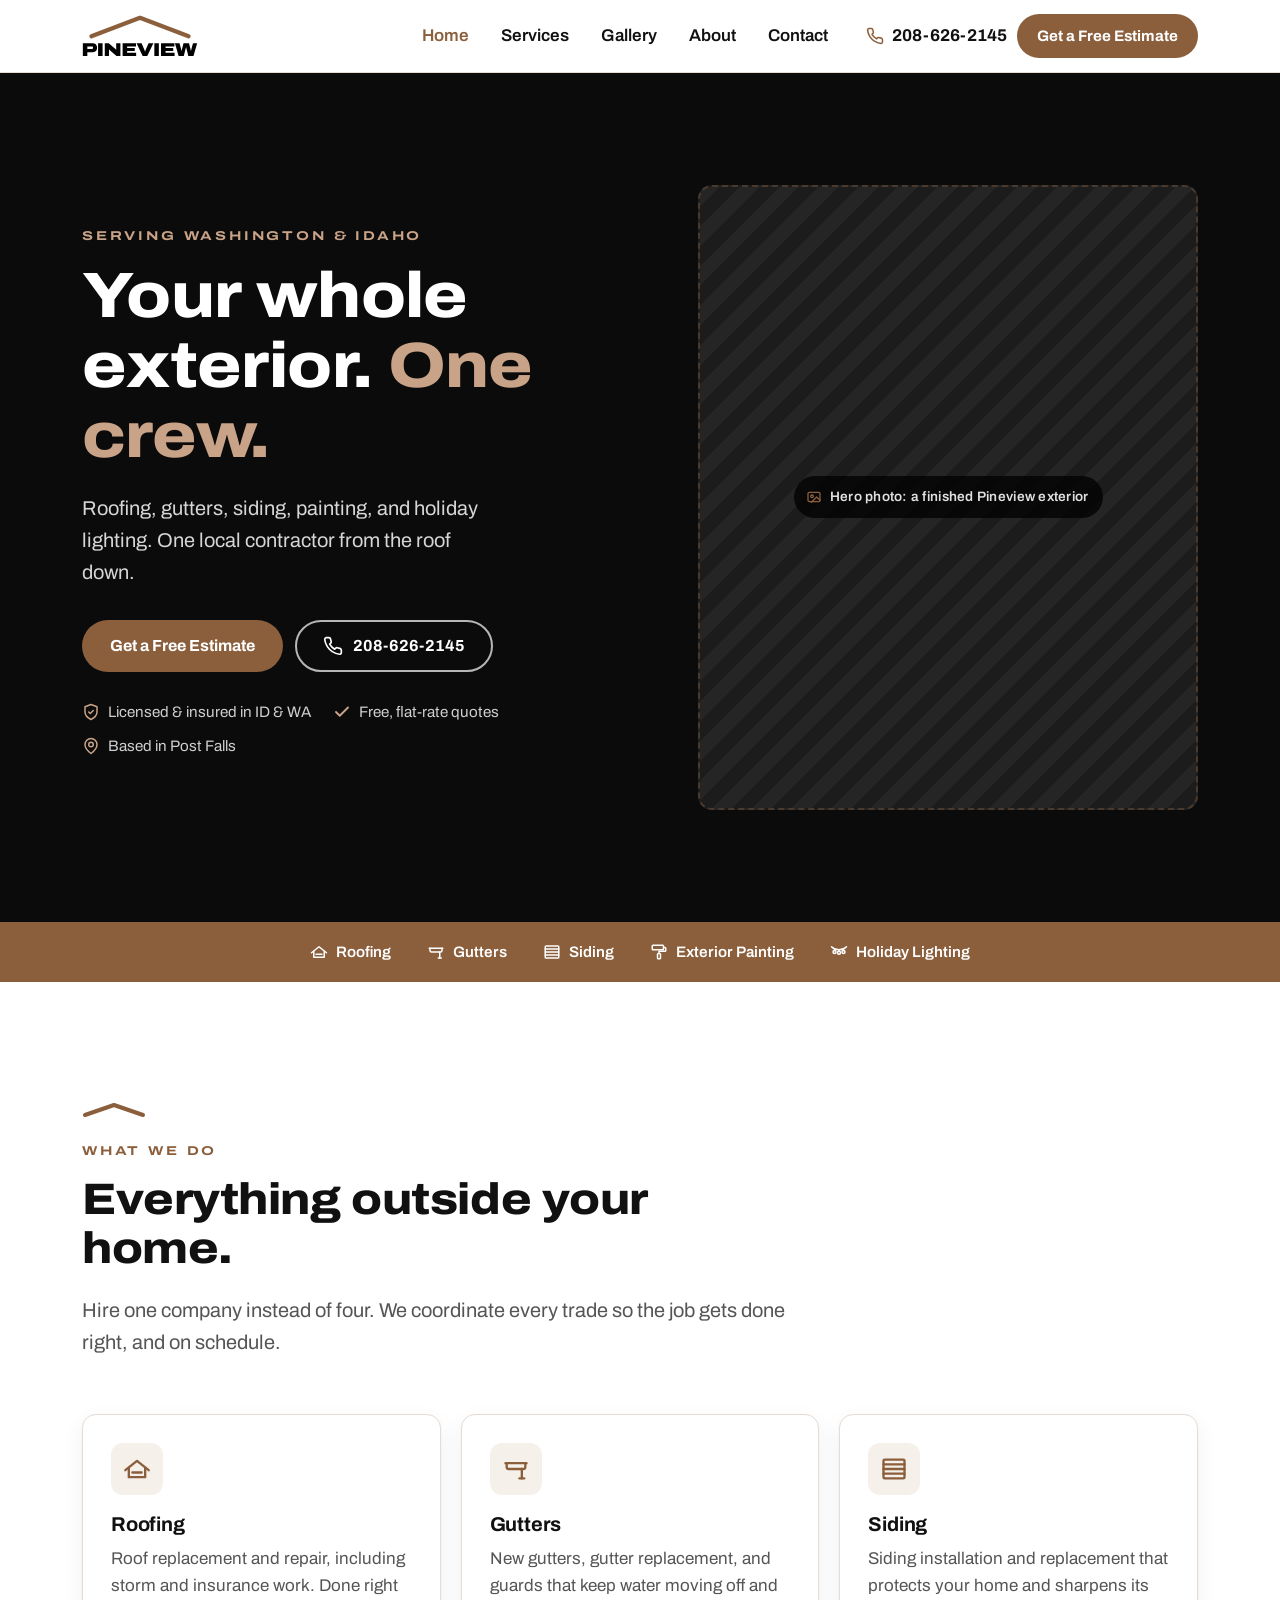
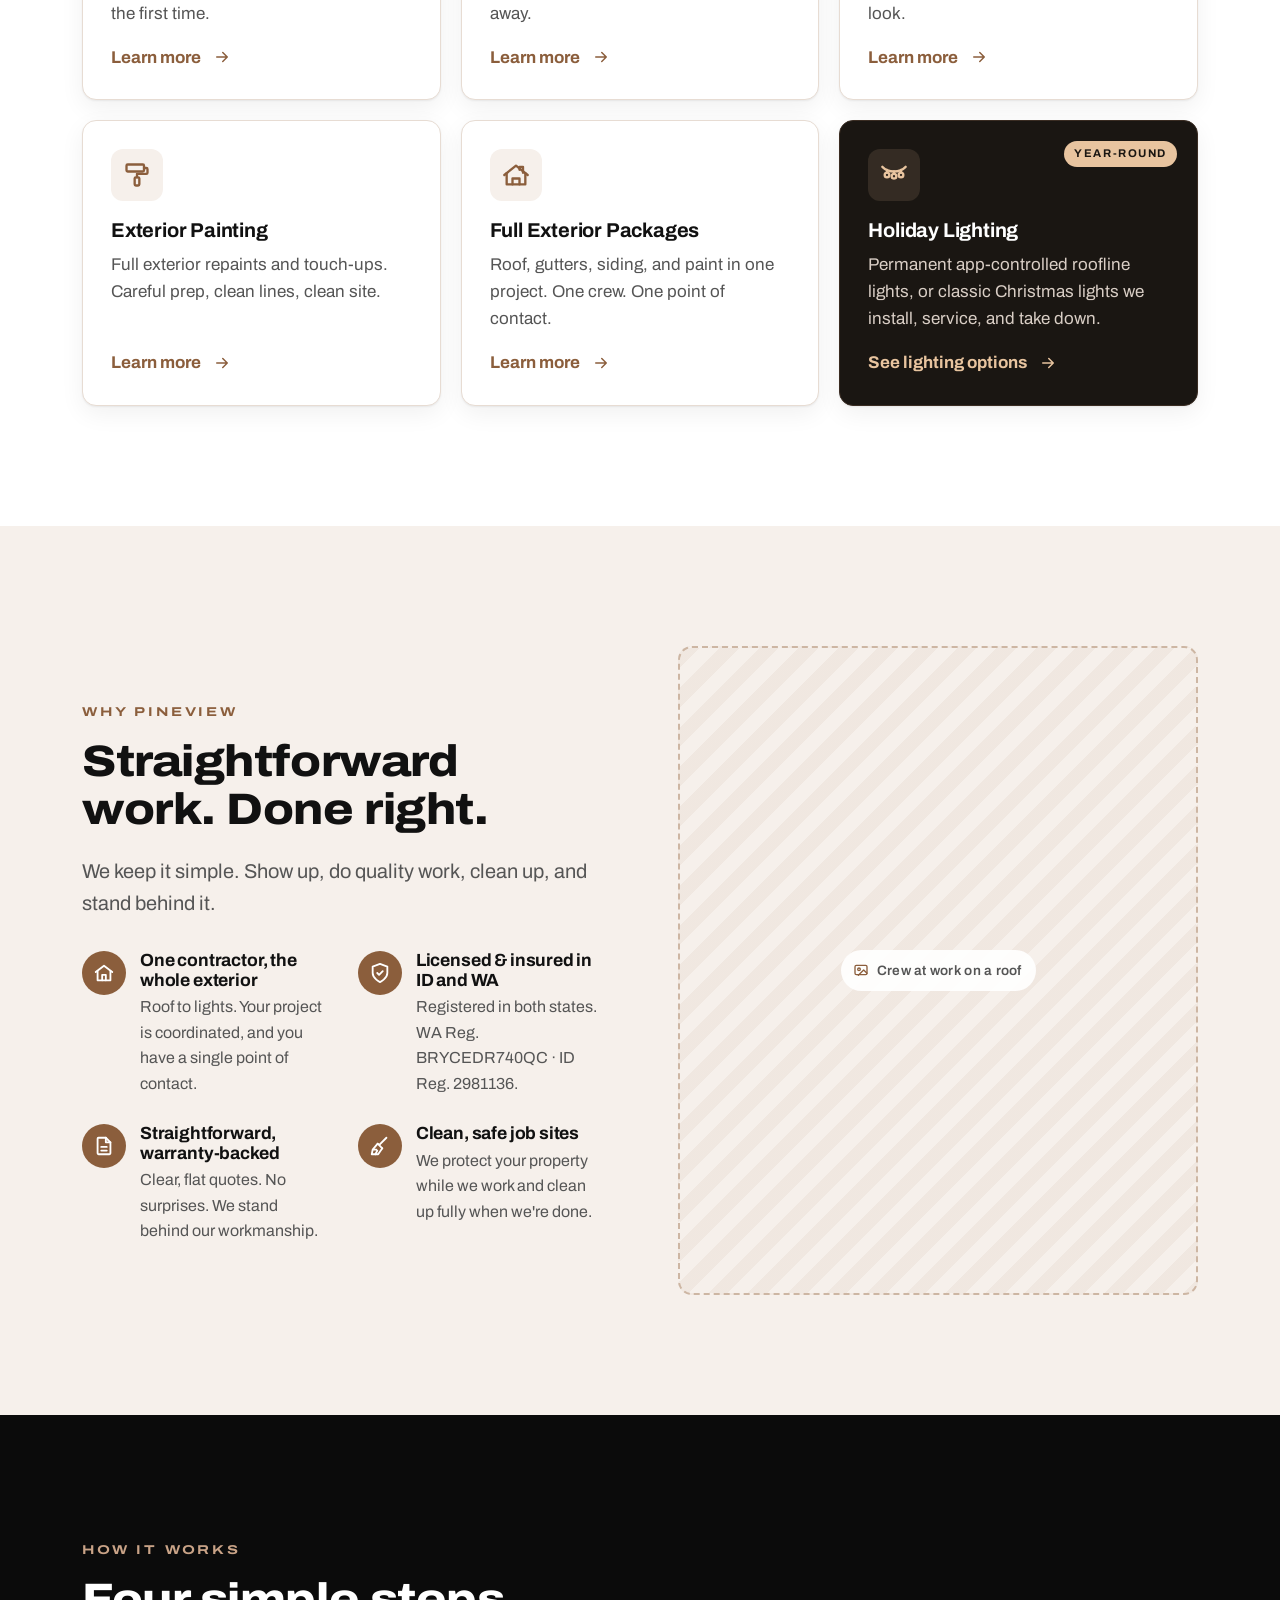
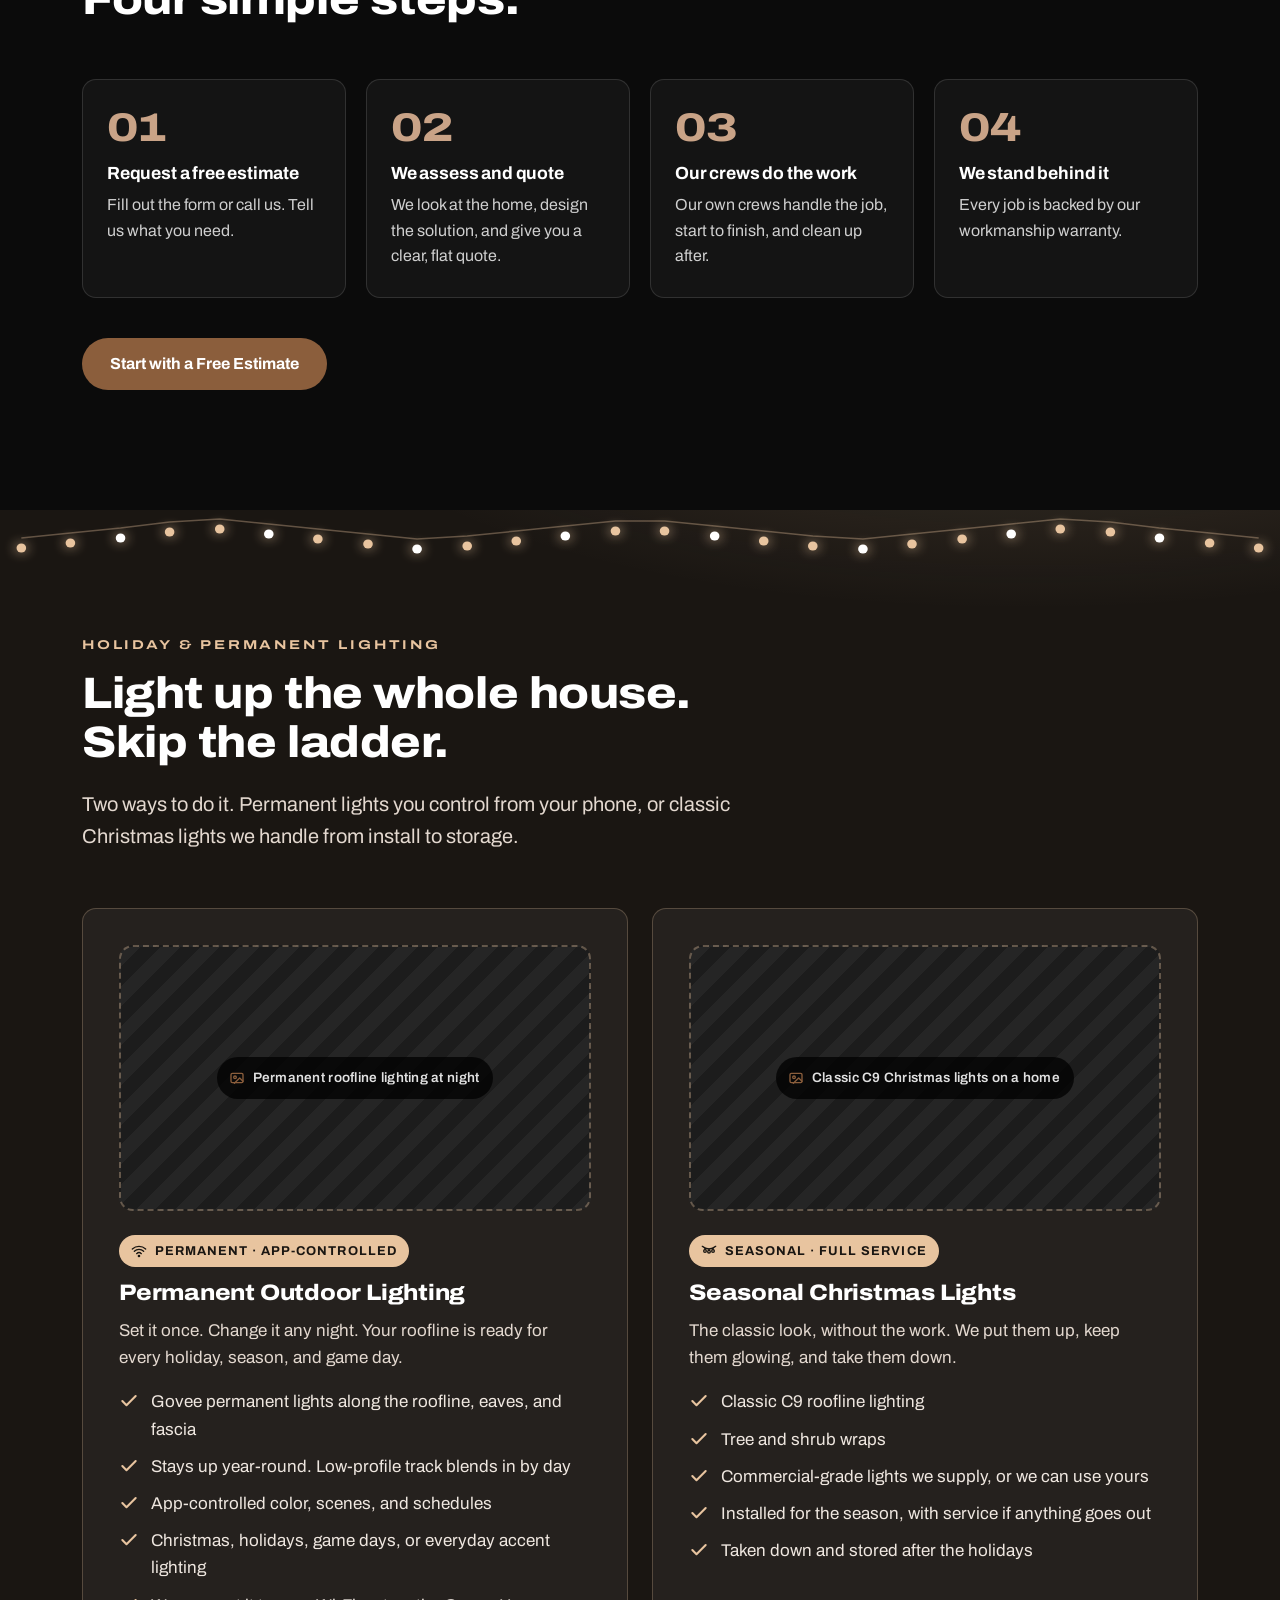
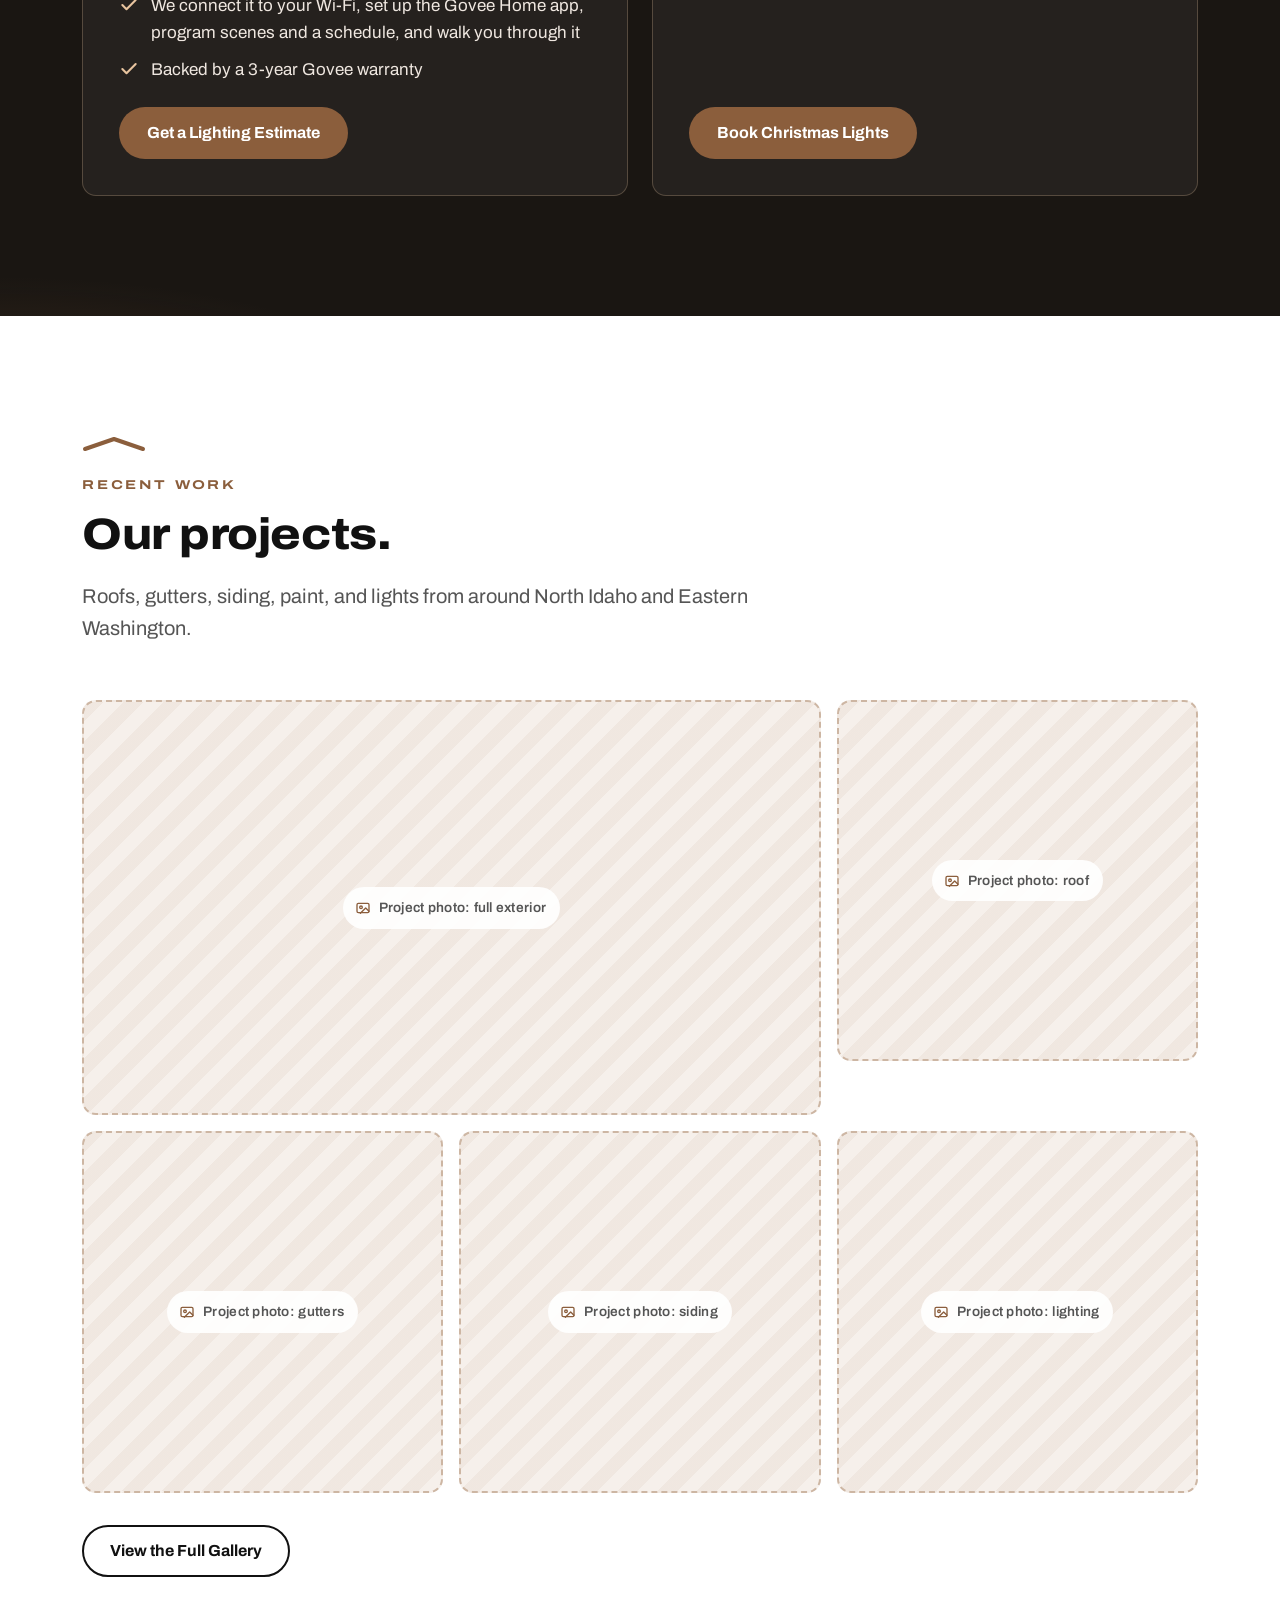
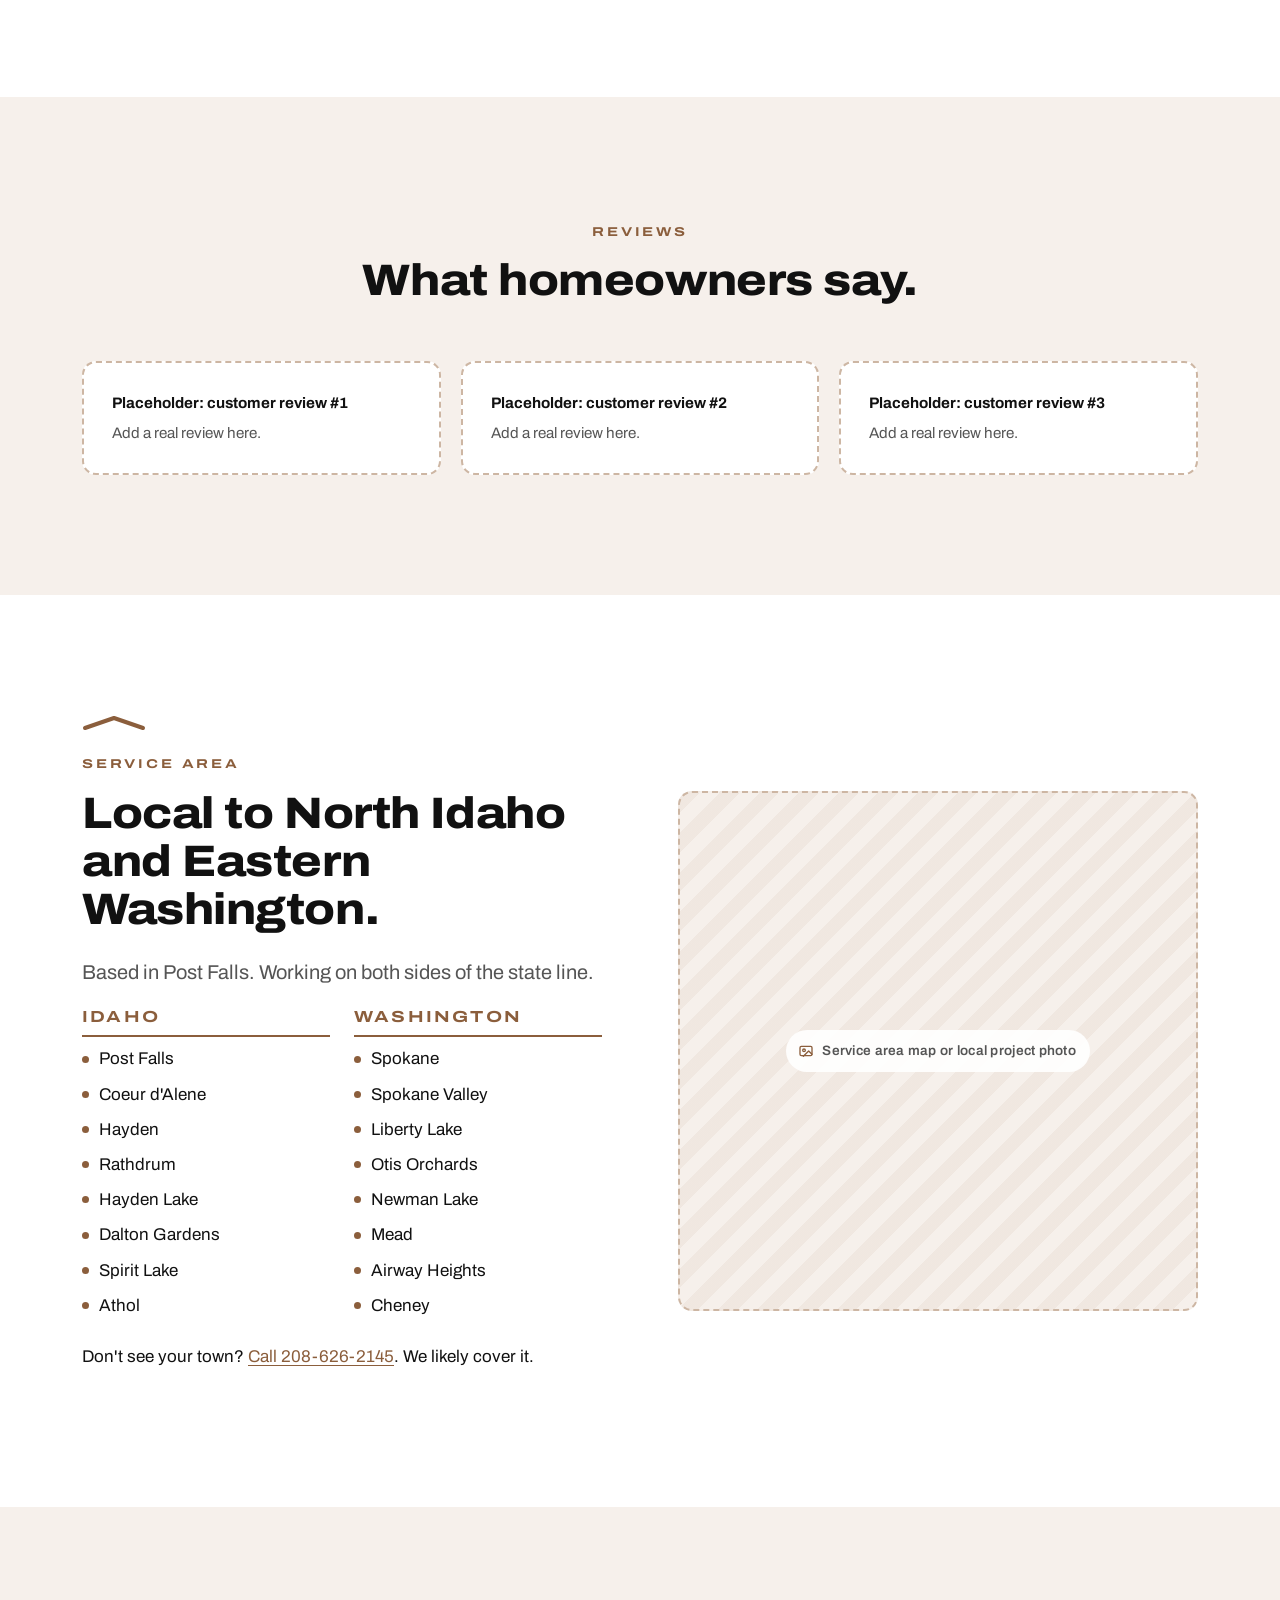
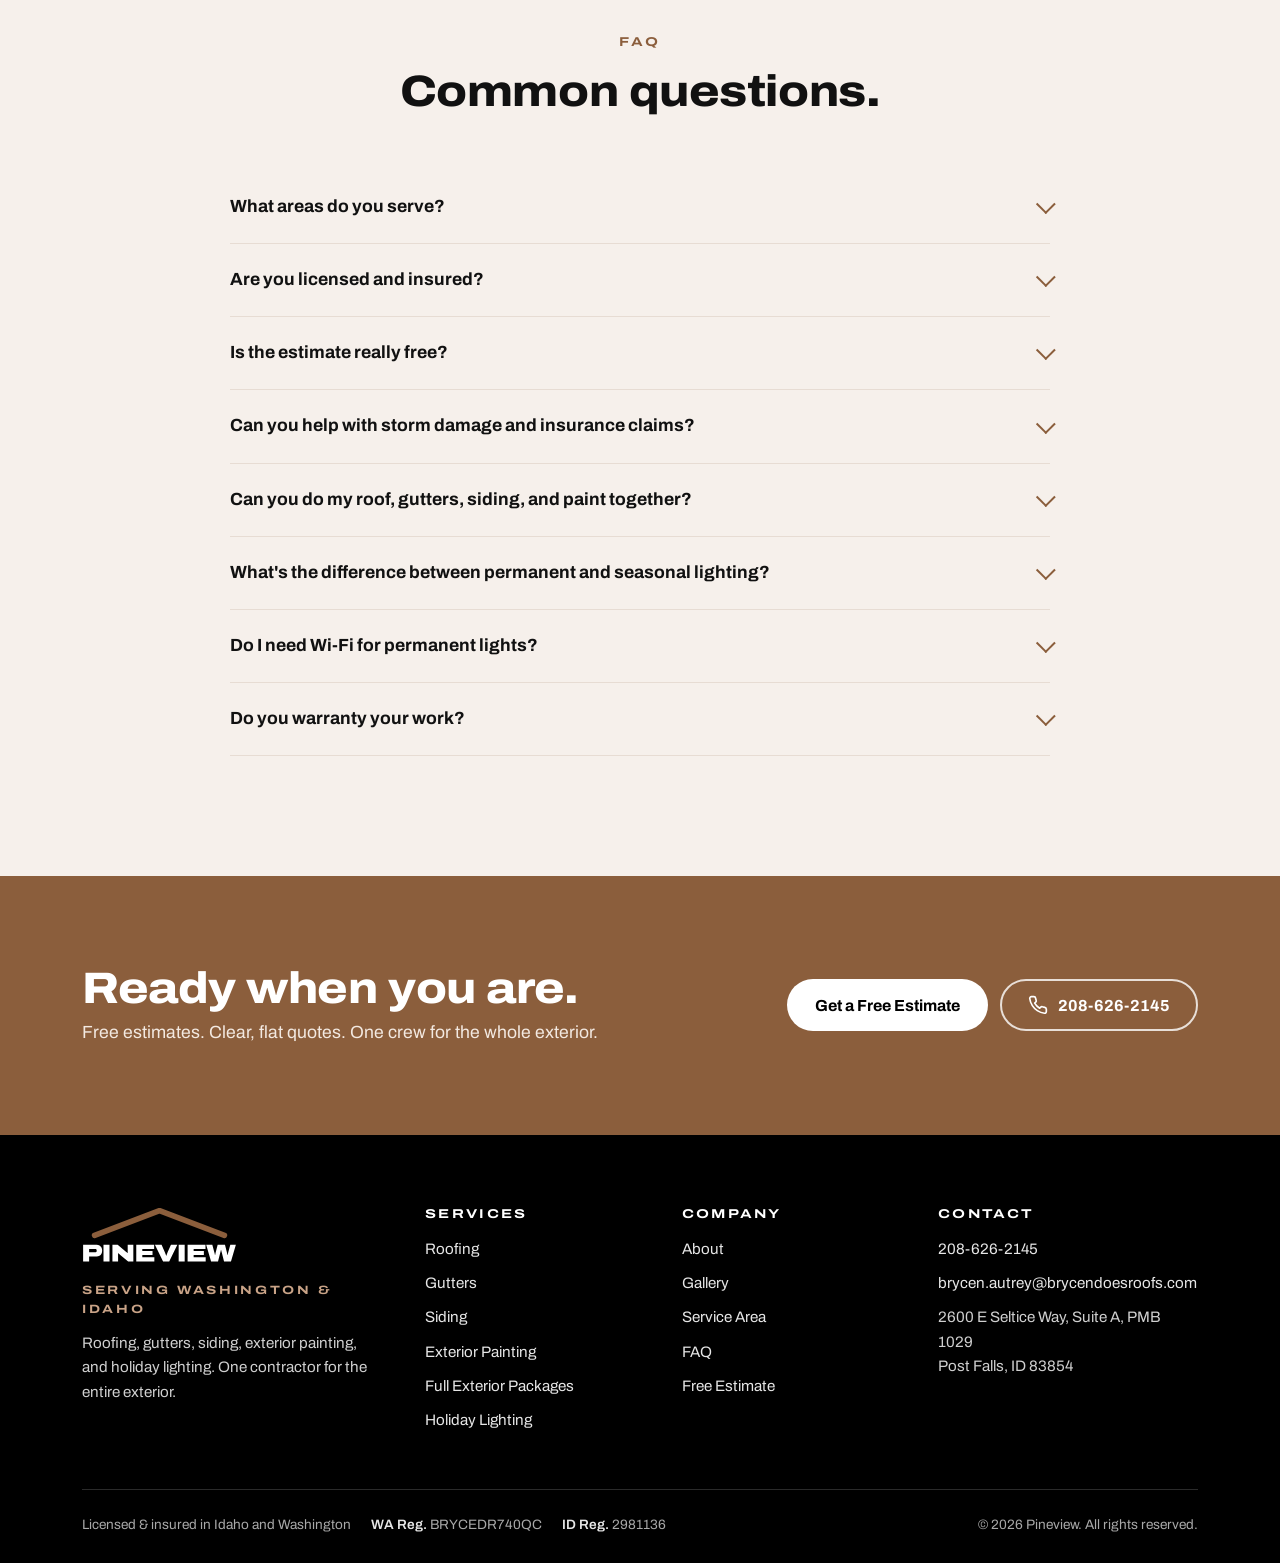
<file: index.html>
<!doctype html>
<html lang="en">
<head>
<meta charset="utf-8">
<meta name="viewport" content="width=device-width, initial-scale=1">
<title>Pineview | Roofing, Gutters, Siding, Painting & Holiday Lighting | Post Falls, Coeur d'Alene, Spokane</title>
<meta name="description" content="Pineview is a local, full-service exterior contractor serving North Idaho and Eastern Washington. Roofing, gutters, siding, exterior painting, and permanent holiday lighting. Free estimates.">
<link rel="canonical" href="https://pineviewnw.com/">
<meta name="theme-color" content="#8B5E3C">
<meta property="og:type" content="website">
<meta property="og:site_name" content="Pineview">
<meta property="og:title" content="Pineview | Roofing, Gutters, Siding, Painting & Holiday Lighting | Post Falls, Coeur d'Alene, Spokane">
<meta property="og:description" content="Pineview is a local, full-service exterior contractor serving North Idaho and Eastern Washington. Roofing, gutters, siding, exterior painting, and permanent holiday lighting. Free estimates.">
<meta property="og:image" content="https://pineviewnw.com/assets/brand/Primary/Pineview-logo-primary-white-bg.png">
<link rel="icon" href="favicon.ico" sizes="any">
<link rel="icon" href="assets/img/favicon.svg" type="image/svg+xml">
<link rel="apple-touch-icon" href="assets/img/apple-touch-icon.png">
<link rel="manifest" href="site.webmanifest">
<link rel="preconnect" href="https://fonts.googleapis.com">
<link rel="preconnect" href="https://fonts.gstatic.com" crossorigin>
<link href="https://fonts.googleapis.com/css2?family=Archivo:wdth,wght@100..125,400..800&display=swap" rel="stylesheet">
<link rel="stylesheet" href="assets/css/styles.css">
</head>
<body>
<a class="skip-link" href="#main">Skip to content</a>

<!-- ============ HEADER (same on every page) ============ -->
<header class="site-header">
  <div class="container header-inner">
    <a class="brand" href="index.html" aria-label="Pineview home">
      <img src="assets/img/logo.svg" alt="Pineview" width="416" height="150">
    </a>
    <nav class="nav" id="site-nav" aria-label="Main">
      <ul>
        <li><a href="index.html" aria-current="page">Home</a></li>
        <li><a href="services.html">Services</a></li>
        <li><a href="gallery.html">Gallery</a></li>
        <li><a href="about.html">About</a></li>
        <li><a href="contact.html">Contact</a></li>
      </ul>
      <div class="nav-mobile-cta">
        <a class="btn btn--primary" href="contact.html">Get a Free Estimate</a>
        <a class="btn btn--ghost" href="tel:+12086262145"><svg viewBox="0 0 24 24" fill="none" stroke="currentColor" stroke-width="2" stroke-linecap="round" stroke-linejoin="round" aria-hidden="true" focusable="false"><path d="M22 16.9v3a2 2 0 0 1-2.2 2 19.8 19.8 0 0 1-8.6-3.1 19.5 19.5 0 0 1-6-6A19.8 19.8 0 0 1 2.1 4.2 2 2 0 0 1 4.1 2h3a2 2 0 0 1 2 1.7c.1.9.4 1.8.7 2.7a2 2 0 0 1-.5 2.1L8 9.8a16 16 0 0 0 6 6l1.3-1.3a2 2 0 0 1 2.1-.4c.9.3 1.8.6 2.7.7a2 2 0 0 1 1.7 2z"/></svg> Call 208-626-2145</a>
      </div>
    </nav>
    <div class="header-cta">
      <a class="header-phone" href="tel:+12086262145" aria-label="Call 208-626-2145"><svg viewBox="0 0 24 24" fill="none" stroke="currentColor" stroke-width="2" stroke-linecap="round" stroke-linejoin="round" aria-hidden="true" focusable="false"><path d="M22 16.9v3a2 2 0 0 1-2.2 2 19.8 19.8 0 0 1-8.6-3.1 19.5 19.5 0 0 1-6-6A19.8 19.8 0 0 1 2.1 4.2 2 2 0 0 1 4.1 2h3a2 2 0 0 1 2 1.7c.1.9.4 1.8.7 2.7a2 2 0 0 1-.5 2.1L8 9.8a16 16 0 0 0 6 6l1.3-1.3a2 2 0 0 1 2.1-.4c.9.3 1.8.6 2.7.7a2 2 0 0 1 1.7 2z"/></svg><span>208-626-2145</span></a>
      <a class="btn btn--primary btn--sm" href="contact.html">Get a Free Estimate</a>
    </div>
    <button class="nav-toggle" type="button" aria-controls="site-nav" aria-expanded="false" aria-label="Open menu"><svg viewBox="0 0 24 24" fill="none" stroke="currentColor" stroke-width="2" stroke-linecap="round" stroke-linejoin="round" aria-hidden="true" focusable="false"><path d="M3 6h18M3 12h18M3 18h18"/></svg></button>
  </div>
</header>

<main id="main">

<section class="hero on-dark" aria-labelledby="hero-title">
  <div class="container hero-inner">
    <div>
      <span class="eyebrow">Serving Washington &amp; Idaho</span>
      <h1 id="hero-title">Your whole exterior. <em>One crew.</em></h1>
      <p class="lead">Roofing, gutters, siding, painting, and holiday lighting. One local contractor from the roof down.</p>
      <div class="btn-row">
        <a class="btn btn--primary" href="contact.html">Get a Free Estimate</a>
        <a class="btn btn--ghost" href="tel:+12086262145"><svg viewBox="0 0 24 24" fill="none" stroke="currentColor" stroke-width="2" stroke-linecap="round" stroke-linejoin="round" aria-hidden="true" focusable="false"><path d="M22 16.9v3a2 2 0 0 1-2.2 2 19.8 19.8 0 0 1-8.6-3.1 19.5 19.5 0 0 1-6-6A19.8 19.8 0 0 1 2.1 4.2 2 2 0 0 1 4.1 2h3a2 2 0 0 1 2 1.7c.1.9.4 1.8.7 2.7a2 2 0 0 1-.5 2.1L8 9.8a16 16 0 0 0 6 6l1.3-1.3a2 2 0 0 1 2.1-.4c.9.3 1.8.6 2.7.7a2 2 0 0 1 1.7 2z"/></svg> 208-626-2145</a>
      </div>
      <ul class="hero-meta">
        <li><svg viewBox="0 0 24 24" fill="none" stroke="currentColor" stroke-width="2" stroke-linecap="round" stroke-linejoin="round" aria-hidden="true" focusable="false"><path d="M12 22s8-4 8-10V5l-8-3-8 3v7c0 6 8 10 8 10z"/><path d="m9 12 2 2 4-4"/></svg> Licensed &amp; insured in ID &amp; WA</li>
        <li><svg viewBox="0 0 24 24" fill="none" stroke="currentColor" stroke-width="2.5" stroke-linecap="round" stroke-linejoin="round" aria-hidden="true" focusable="false"><path d="M20 6 9 17l-5-5"/></svg> Free, flat-rate quotes</li>
        <li><svg viewBox="0 0 24 24" fill="none" stroke="currentColor" stroke-width="2" stroke-linecap="round" stroke-linejoin="round" aria-hidden="true" focusable="false"><path d="M20 10c0 6-8 12-8 12s-8-6-8-12a8 8 0 0 1 16 0z"/><circle cx="12" cy="10" r="3"/></svg> Based in Post Falls</li>
      </ul>
    </div>
    <div class="photo-slot " style="--ratio:4 / 5" data-label="Hero photo: a finished Pineview exterior" role="img" aria-label="Photo placeholder: Hero photo: a finished Pineview exterior"><!-- PHOTO: replace this comment with <img src="assets/img/photos/your-photo.jpg" alt="Describe the photo" loading="lazy"> --></div>
  </div>
</section>

<div class="trust">
  <div class="container">
    <ul>
      <li><svg viewBox="0 0 24 24" fill="none" stroke="currentColor" stroke-width="2" stroke-linecap="round" stroke-linejoin="round" aria-hidden="true" focusable="false"><path d="M2 13 12 5l10 8"/><path d="M5 11v8h14v-8"/><path d="M8 15h8"/></svg> Roofing</li>
      <li><svg viewBox="0 0 24 24" fill="none" stroke="currentColor" stroke-width="2" stroke-linecap="round" stroke-linejoin="round" aria-hidden="true" focusable="false"><path d="M3 7h18"/><path d="M4 7v3a2 2 0 0 0 2 2h12a2 2 0 0 0 2-2V7"/><path d="M17 12v8"/><path d="M15 20h4"/></svg> Gutters</li>
      <li><svg viewBox="0 0 24 24" fill="none" stroke="currentColor" stroke-width="2" stroke-linecap="round" stroke-linejoin="round" aria-hidden="true" focusable="false"><rect x="3" y="4" width="18" height="16" rx="1"/><path d="M3 8h18M3 12h18M3 16h18"/></svg> Siding</li>
      <li><svg viewBox="0 0 24 24" fill="none" stroke="currentColor" stroke-width="2" stroke-linecap="round" stroke-linejoin="round" aria-hidden="true" focusable="false"><rect x="3" y="3" width="15" height="6" rx="1"/><path d="M18 6h2a1 1 0 0 1 1 1v3a1 1 0 0 1-1 1h-8v3"/><rect x="10" y="14" width="4" height="7" rx="1"/></svg> Exterior Painting</li>
      <li><svg viewBox="0 0 24 24" fill="none" stroke="currentColor" stroke-width="2" stroke-linecap="round" stroke-linejoin="round" aria-hidden="true" focusable="false"><path d="M2 5c3 3 7 4 10 4s7-1 10-4"/><path d="M6 7.6v2.4"/><circle cx="6" cy="12" r="2"/><path d="M12 9v2"/><circle cx="12" cy="13" r="2"/><path d="M18 7.6v2.4"/><circle cx="18" cy="12" r="2"/></svg> Holiday Lighting</li>
    </ul>
  </div>
</div>

<section class="section" id="services" aria-labelledby="services-title">
  <div class="container">
    <div class="section-head">
      <svg class="roofline" viewBox="0 0 64 16" aria-hidden="true" focusable="false"><path d="M3 13 32 3l29 10" fill="none" stroke="currentColor" stroke-width="4" stroke-linecap="round" stroke-linejoin="round"/></svg>
      <span class="eyebrow">What We Do</span>
      <h2 id="services-title">Everything outside your home.</h2>
      <p class="lead">Hire one company instead of four. We coordinate every trade so the job gets done right, and on schedule.</p>
    </div>
    <div class="cards">
      <article class="card">
        <div class="icon"><svg viewBox="0 0 24 24" fill="none" stroke="currentColor" stroke-width="2" stroke-linecap="round" stroke-linejoin="round" aria-hidden="true" focusable="false"><path d="M2 13 12 5l10 8"/><path d="M5 11v8h14v-8"/><path d="M8 15h8"/></svg></div>
        <h3>Roofing</h3>
        <p>Roof replacement and repair, including storm and insurance work. Done right the first time.</p>
        <a class="more" href="services.html#roofing">Learn more<span class="visually-hidden"> about Roofing</span> <svg viewBox="0 0 24 24" fill="none" stroke="currentColor" stroke-width="2" stroke-linecap="round" stroke-linejoin="round" aria-hidden="true" focusable="false"><path d="M5 12h14M13 6l6 6-6 6"/></svg></a>
      </article>
      <article class="card">
        <div class="icon"><svg viewBox="0 0 24 24" fill="none" stroke="currentColor" stroke-width="2" stroke-linecap="round" stroke-linejoin="round" aria-hidden="true" focusable="false"><path d="M3 7h18"/><path d="M4 7v3a2 2 0 0 0 2 2h12a2 2 0 0 0 2-2V7"/><path d="M17 12v8"/><path d="M15 20h4"/></svg></div>
        <h3>Gutters</h3>
        <p>New gutters, gutter replacement, and guards that keep water moving off and away.</p>
        <a class="more" href="services.html#gutters">Learn more<span class="visually-hidden"> about Gutters</span> <svg viewBox="0 0 24 24" fill="none" stroke="currentColor" stroke-width="2" stroke-linecap="round" stroke-linejoin="round" aria-hidden="true" focusable="false"><path d="M5 12h14M13 6l6 6-6 6"/></svg></a>
      </article>
      <article class="card">
        <div class="icon"><svg viewBox="0 0 24 24" fill="none" stroke="currentColor" stroke-width="2" stroke-linecap="round" stroke-linejoin="round" aria-hidden="true" focusable="false"><rect x="3" y="4" width="18" height="16" rx="1"/><path d="M3 8h18M3 12h18M3 16h18"/></svg></div>
        <h3>Siding</h3>
        <p>Siding installation and replacement that protects your home and sharpens its look.</p>
        <a class="more" href="services.html#siding">Learn more<span class="visually-hidden"> about Siding</span> <svg viewBox="0 0 24 24" fill="none" stroke="currentColor" stroke-width="2" stroke-linecap="round" stroke-linejoin="round" aria-hidden="true" focusable="false"><path d="M5 12h14M13 6l6 6-6 6"/></svg></a>
      </article>
      <article class="card">
        <div class="icon"><svg viewBox="0 0 24 24" fill="none" stroke="currentColor" stroke-width="2" stroke-linecap="round" stroke-linejoin="round" aria-hidden="true" focusable="false"><rect x="3" y="3" width="15" height="6" rx="1"/><path d="M18 6h2a1 1 0 0 1 1 1v3a1 1 0 0 1-1 1h-8v3"/><rect x="10" y="14" width="4" height="7" rx="1"/></svg></div>
        <h3>Exterior Painting</h3>
        <p>Full exterior repaints and touch-ups. Careful prep, clean lines, clean site.</p>
        <a class="more" href="services.html#painting">Learn more<span class="visually-hidden"> about Exterior Painting</span> <svg viewBox="0 0 24 24" fill="none" stroke="currentColor" stroke-width="2" stroke-linecap="round" stroke-linejoin="round" aria-hidden="true" focusable="false"><path d="M5 12h14M13 6l6 6-6 6"/></svg></a>
      </article>
      <article class="card">
        <div class="icon"><svg viewBox="0 0 24 24" fill="none" stroke="currentColor" stroke-width="2" stroke-linecap="round" stroke-linejoin="round" aria-hidden="true" focusable="false"><path d="M2 12 12 4l10 8"/><path d="M4 10.5V20h16v-9.5"/><path d="M9 20v-5h6v5"/><path d="M15 7.5V5h3v5"/></svg></div>
        <h3>Full Exterior Packages</h3>
        <p>Roof, gutters, siding, and paint in one project. One crew. One point of contact.</p>
        <a class="more" href="services.html#packages">Learn more<span class="visually-hidden"> about Full Exterior Packages</span> <svg viewBox="0 0 24 24" fill="none" stroke="currentColor" stroke-width="2" stroke-linecap="round" stroke-linejoin="round" aria-hidden="true" focusable="false"><path d="M5 12h14M13 6l6 6-6 6"/></svg></a>
      </article>
      <article class="card card--feature">
        <span class="tag">Year-round</span>
        <div class="icon"><svg viewBox="0 0 24 24" fill="none" stroke="currentColor" stroke-width="2" stroke-linecap="round" stroke-linejoin="round" aria-hidden="true" focusable="false"><path d="M2 5c3 3 7 4 10 4s7-1 10-4"/><path d="M6 7.6v2.4"/><circle cx="6" cy="12" r="2"/><path d="M12 9v2"/><circle cx="12" cy="13" r="2"/><path d="M18 7.6v2.4"/><circle cx="18" cy="12" r="2"/></svg></div>
        <h3>Holiday Lighting</h3>
        <p>Permanent app-controlled roofline lights, or classic Christmas lights we install, service, and take down.</p>
        <a class="more" href="#lighting">See lighting options<span class="visually-hidden"> for holiday lighting</span> <svg viewBox="0 0 24 24" fill="none" stroke="currentColor" stroke-width="2" stroke-linecap="round" stroke-linejoin="round" aria-hidden="true" focusable="false"><path d="M5 12h14M13 6l6 6-6 6"/></svg></a>
      </article>
    </div>
  </div>
</section>

<section class="section section--wash" aria-labelledby="why-title">
  <div class="container split">
    <div>
      <span class="eyebrow">Why Pineview</span>
      <h2 id="why-title">Straightforward work. Done right.</h2>
      <p class="lead">We keep it simple. Show up, do quality work, clean up, and stand behind it.</p>
      <ul class="why-grid" style="margin-top:32px">
      <li>
        <div class="icon"><svg viewBox="0 0 24 24" fill="none" stroke="currentColor" stroke-width="2" stroke-linecap="round" stroke-linejoin="round" aria-hidden="true" focusable="false"><path d="M3 11 12 4l9 7"/><path d="M5 10v10h14V10"/><path d="M10 20v-6h4v6"/></svg></div>
        <div><h3>One contractor, the whole exterior</h3><p>Roof to lights. Your project is coordinated, and you have a single point of contact.</p></div>
      </li>
      <li>
        <div class="icon"><svg viewBox="0 0 24 24" fill="none" stroke="currentColor" stroke-width="2" stroke-linecap="round" stroke-linejoin="round" aria-hidden="true" focusable="false"><path d="M12 22s8-4 8-10V5l-8-3-8 3v7c0 6 8 10 8 10z"/><path d="m9 12 2 2 4-4"/></svg></div>
        <div><h3>Licensed &amp; insured in ID and WA</h3><p>Registered in both states. WA Reg. BRYCEDR740QC &middot; ID Reg. 2981136.</p></div>
      </li>
      <li>
        <div class="icon"><svg viewBox="0 0 24 24" fill="none" stroke="currentColor" stroke-width="2" stroke-linecap="round" stroke-linejoin="round" aria-hidden="true" focusable="false"><path d="M14 3H6a1 1 0 0 0-1 1v16a1 1 0 0 0 1 1h12a1 1 0 0 0 1-1V8z"/><path d="M14 3v5h5"/><path d="M9 13h6M9 17h6"/></svg></div>
        <div><h3>Straightforward, warranty-backed</h3><p>Clear, flat quotes. No surprises. We stand behind our workmanship.</p></div>
      </li>
      <li>
        <div class="icon"><svg viewBox="0 0 24 24" fill="none" stroke="currentColor" stroke-width="2" stroke-linecap="round" stroke-linejoin="round" aria-hidden="true" focusable="false"><path d="m19 3-7.5 7.5"/><path d="M9.5 9.5 14.5 14.5"/><path d="M14.5 14.5 10 21H3l1-5 5.5-6.5"/><path d="M7 21l2-4M5 16h3"/></svg></div>
        <div><h3>Clean, safe job sites</h3><p>We protect your property while we work and clean up fully when we're done.</p></div>
      </li>
      </ul>
    </div>
    <div class="photo-slot " style="--ratio:4 / 5" data-label="Crew at work on a roof" role="img" aria-label="Photo placeholder: Crew at work on a roof"><!-- PHOTO: replace this comment with <img src="assets/img/photos/your-photo.jpg" alt="Describe the photo" loading="lazy"> --></div>
  </div>
</section>

<section class="section section--dark" aria-labelledby="how-title">
  <div class="container">
    <div class="section-head">
      <span class="eyebrow">How It Works</span>
      <h2 id="how-title">Four simple steps.</h2>
    </div>
    <ol class="steps">
      <li><h3>Request a free estimate</h3><p>Fill out the form or call us. Tell us what you need.</p></li>
      <li><h3>We assess and quote</h3><p>We look at the home, design the solution, and give you a clear, flat quote.</p></li>
      <li><h3>Our crews do the work</h3><p>Our own crews handle the job, start to finish, and clean up after.</p></li>
      <li><h3>We stand behind it</h3><p>Every job is backed by our workmanship warranty.</p></li>
    </ol>
    <div class="btn-row" style="margin-top:40px">
      <a class="btn btn--primary" href="contact.html">Start with a Free Estimate</a>
    </div>
  </div>
</section>

<section class="section holiday on-dark" id="lighting" aria-labelledby="lighting-title">
  <div class="lights" aria-hidden="true"><svg viewBox="0 0 1200 70" preserveAspectRatio="none"><path d="M20 28 L66 23 L113 18 L159 12 L206 9 L252 14 L298 19 L345 24 L391 29 L438 26 L484 21 L530 16 L577 11 L623 11 L670 16 L716 21 L762 26 L809 29 L855 24 L902 19 L948 14 L994 9 L1041 12 L1087 18 L1134 23 L1180 28" fill="none" stroke="rgba(232,196,159,.35)" stroke-width="1.5"/><circle class="bulb" cx="20" cy="38" r="4.5"/><circle class="bulb" cx="66" cy="33" r="4.5"/><circle class="bulb" cx="113" cy="28" r="4.5"/><circle class="bulb" cx="159" cy="22" r="4.5"/><circle class="bulb" cx="206" cy="19" r="4.5"/><circle class="bulb" cx="252" cy="24" r="4.5"/><circle class="bulb" cx="298" cy="29" r="4.5"/><circle class="bulb" cx="345" cy="34" r="4.5"/><circle class="bulb" cx="391" cy="39" r="4.5"/><circle class="bulb" cx="438" cy="36" r="4.5"/><circle class="bulb" cx="484" cy="31" r="4.5"/><circle class="bulb" cx="530" cy="26" r="4.5"/><circle class="bulb" cx="577" cy="21" r="4.5"/><circle class="bulb" cx="623" cy="21" r="4.5"/><circle class="bulb" cx="670" cy="26" r="4.5"/><circle class="bulb" cx="716" cy="31" r="4.5"/><circle class="bulb" cx="762" cy="36" r="4.5"/><circle class="bulb" cx="809" cy="39" r="4.5"/><circle class="bulb" cx="855" cy="34" r="4.5"/><circle class="bulb" cx="902" cy="29" r="4.5"/><circle class="bulb" cx="948" cy="24" r="4.5"/><circle class="bulb" cx="994" cy="19" r="4.5"/><circle class="bulb" cx="1041" cy="22" r="4.5"/><circle class="bulb" cx="1087" cy="28" r="4.5"/><circle class="bulb" cx="1134" cy="33" r="4.5"/><circle class="bulb" cx="1180" cy="38" r="4.5"/></svg></div>
  <div class="container">
    <div class="section-head">
      <span class="eyebrow">Holiday &amp; Permanent Lighting</span>
      <h2 id="lighting-title">Light up the whole house. Skip the ladder.</h2>
      <p class="lead">Two ways to do it. Permanent lights you control from your phone, or classic Christmas lights we handle from install to storage.</p>
    </div>
    <div class="holiday-grid">
      <article class="holiday-card">
        <div class="photo-slot " style="--ratio:16 / 9" data-label="Permanent roofline lighting at night" role="img" aria-label="Photo placeholder: Permanent roofline lighting at night"><!-- PHOTO: replace this comment with <img src="assets/img/photos/your-photo.jpg" alt="Describe the photo" loading="lazy"> --></div>
        <span class="badge"><svg viewBox="0 0 24 24" fill="none" stroke="currentColor" stroke-width="2" stroke-linecap="round" stroke-linejoin="round" aria-hidden="true" focusable="false"><path d="M5 12.5a10 10 0 0 1 14 0"/><path d="M8.5 16a5 5 0 0 1 7 0"/><path d="M2 9a15 15 0 0 1 20 0"/><circle cx="12" cy="19.5" r="1"/></svg> Permanent &middot; App-controlled</span>
        <h3>Permanent Outdoor Lighting</h3>
        <p>Set it once. Change it any night. Your roofline is ready for every holiday, season, and game day.</p>
        <ul>
            <li><svg viewBox="0 0 24 24" fill="none" stroke="currentColor" stroke-width="2.5" stroke-linecap="round" stroke-linejoin="round" aria-hidden="true" focusable="false"><path d="M20 6 9 17l-5-5"/></svg><span>Govee permanent lights along the roofline, eaves, and fascia</span></li>
            <li><svg viewBox="0 0 24 24" fill="none" stroke="currentColor" stroke-width="2.5" stroke-linecap="round" stroke-linejoin="round" aria-hidden="true" focusable="false"><path d="M20 6 9 17l-5-5"/></svg><span>Stays up year-round. Low-profile track blends in by day</span></li>
            <li><svg viewBox="0 0 24 24" fill="none" stroke="currentColor" stroke-width="2.5" stroke-linecap="round" stroke-linejoin="round" aria-hidden="true" focusable="false"><path d="M20 6 9 17l-5-5"/></svg><span>App-controlled color, scenes, and schedules</span></li>
            <li><svg viewBox="0 0 24 24" fill="none" stroke="currentColor" stroke-width="2.5" stroke-linecap="round" stroke-linejoin="round" aria-hidden="true" focusable="false"><path d="M20 6 9 17l-5-5"/></svg><span>Christmas, holidays, game days, or everyday accent lighting</span></li>
            <li><svg viewBox="0 0 24 24" fill="none" stroke="currentColor" stroke-width="2.5" stroke-linecap="round" stroke-linejoin="round" aria-hidden="true" focusable="false"><path d="M20 6 9 17l-5-5"/></svg><span>We connect it to your Wi-Fi, set up the Govee Home app, program scenes and a schedule, and walk you through it</span></li>
            <li><svg viewBox="0 0 24 24" fill="none" stroke="currentColor" stroke-width="2.5" stroke-linecap="round" stroke-linejoin="round" aria-hidden="true" focusable="false"><path d="M20 6 9 17l-5-5"/></svg><span>Backed by a 3-year Govee warranty</span></li>
        </ul>
        <a class="btn btn--primary" href="contact.html?service=permanent-lighting">Get a Lighting Estimate</a>
      </article>
      <article class="holiday-card">
        <div class="photo-slot " style="--ratio:16 / 9" data-label="Classic C9 Christmas lights on a home" role="img" aria-label="Photo placeholder: Classic C9 Christmas lights on a home"><!-- PHOTO: replace this comment with <img src="assets/img/photos/your-photo.jpg" alt="Describe the photo" loading="lazy"> --></div>
        <span class="badge"><svg viewBox="0 0 24 24" fill="none" stroke="currentColor" stroke-width="2" stroke-linecap="round" stroke-linejoin="round" aria-hidden="true" focusable="false"><path d="M2 5c3 3 7 4 10 4s7-1 10-4"/><path d="M6 7.6v2.4"/><circle cx="6" cy="12" r="2"/><path d="M12 9v2"/><circle cx="12" cy="13" r="2"/><path d="M18 7.6v2.4"/><circle cx="18" cy="12" r="2"/></svg> Seasonal &middot; Full service</span>
        <h3>Seasonal Christmas Lights</h3>
        <p>The classic look, without the work. We put them up, keep them glowing, and take them down.</p>
        <ul>
            <li><svg viewBox="0 0 24 24" fill="none" stroke="currentColor" stroke-width="2.5" stroke-linecap="round" stroke-linejoin="round" aria-hidden="true" focusable="false"><path d="M20 6 9 17l-5-5"/></svg><span>Classic C9 roofline lighting</span></li>
            <li><svg viewBox="0 0 24 24" fill="none" stroke="currentColor" stroke-width="2.5" stroke-linecap="round" stroke-linejoin="round" aria-hidden="true" focusable="false"><path d="M20 6 9 17l-5-5"/></svg><span>Tree and shrub wraps</span></li>
            <li><svg viewBox="0 0 24 24" fill="none" stroke="currentColor" stroke-width="2.5" stroke-linecap="round" stroke-linejoin="round" aria-hidden="true" focusable="false"><path d="M20 6 9 17l-5-5"/></svg><span>Commercial-grade lights we supply, or we can use yours</span></li>
            <li><svg viewBox="0 0 24 24" fill="none" stroke="currentColor" stroke-width="2.5" stroke-linecap="round" stroke-linejoin="round" aria-hidden="true" focusable="false"><path d="M20 6 9 17l-5-5"/></svg><span>Installed for the season, with service if anything goes out</span></li>
            <li><svg viewBox="0 0 24 24" fill="none" stroke="currentColor" stroke-width="2.5" stroke-linecap="round" stroke-linejoin="round" aria-hidden="true" focusable="false"><path d="M20 6 9 17l-5-5"/></svg><span>Taken down and stored after the holidays</span></li>
        </ul>
        <a class="btn btn--primary" href="contact.html?service=christmas-lights">Book Christmas Lights</a>
      </article>
    </div>
  </div>
</section>

<section class="section" aria-labelledby="gallery-title">
  <div class="container">
    <div class="section-head">
      <svg class="roofline" viewBox="0 0 64 16" aria-hidden="true" focusable="false"><path d="M3 13 32 3l29 10" fill="none" stroke="currentColor" stroke-width="4" stroke-linecap="round" stroke-linejoin="round"/></svg>
      <span class="eyebrow">Recent Work</span>
      <h2 id="gallery-title">Our projects.</h2>
      <p class="lead">Roofs, gutters, siding, paint, and lights from around North Idaho and Eastern Washington.</p>
    </div>
    <div class="gallery-grid">
      <figure class="wide"><div class="photo-slot " style="--ratio:16 / 9" data-label="Project photo: full exterior" role="img" aria-label="Photo placeholder: Project photo: full exterior"><!-- PHOTO: replace this comment with <img src="assets/img/photos/your-photo.jpg" alt="Describe the photo" loading="lazy"> --></div></figure>
      <figure><div class="photo-slot " style="--ratio:1 / 1" data-label="Project photo: roof" role="img" aria-label="Photo placeholder: Project photo: roof"><!-- PHOTO: replace this comment with <img src="assets/img/photos/your-photo.jpg" alt="Describe the photo" loading="lazy"> --></div></figure>
      <figure><div class="photo-slot " style="--ratio:1 / 1" data-label="Project photo: gutters" role="img" aria-label="Photo placeholder: Project photo: gutters"><!-- PHOTO: replace this comment with <img src="assets/img/photos/your-photo.jpg" alt="Describe the photo" loading="lazy"> --></div></figure>
      <figure><div class="photo-slot " style="--ratio:1 / 1" data-label="Project photo: siding" role="img" aria-label="Photo placeholder: Project photo: siding"><!-- PHOTO: replace this comment with <img src="assets/img/photos/your-photo.jpg" alt="Describe the photo" loading="lazy"> --></div></figure>
      <figure><div class="photo-slot " style="--ratio:1 / 1" data-label="Project photo: lighting" role="img" aria-label="Photo placeholder: Project photo: lighting"><!-- PHOTO: replace this comment with <img src="assets/img/photos/your-photo.jpg" alt="Describe the photo" loading="lazy"> --></div></figure>
    </div>
    <div class="btn-row" style="margin-top:32px">
      <a class="btn btn--ghost" href="gallery.html">View the Full Gallery</a>
    </div>
  </div>
</section>

<section class="section section--wash" aria-labelledby="reviews-title">
  <div class="container">
    <div class="section-head center">
      <span class="eyebrow">Reviews</span>
      <h2 id="reviews-title">What homeowners say.</h2>
    </div>
    <!-- EDIT: replace each placeholder below with a REAL customer review (quote, first name, town).
         Example:
         <blockquote class="testimonial-slot" style="border-style:solid">
           <p>"Quote from the customer."</p>
           <footer><strong>First name</strong> Post Falls, ID</footer>
         </blockquote> -->
    <div class="testimonials">
      <div class="testimonial-slot"><strong>Placeholder: customer review #1</strong>Add a real review here.</div>
      <div class="testimonial-slot"><strong>Placeholder: customer review #2</strong>Add a real review here.</div>
      <div class="testimonial-slot"><strong>Placeholder: customer review #3</strong>Add a real review here.</div>
    </div>
  </div>
</section>

<section class="section" id="area" aria-labelledby="area-title">
  <div class="container split">
    <div>
      <svg class="roofline" viewBox="0 0 64 16" aria-hidden="true" focusable="false"><path d="M3 13 32 3l29 10" fill="none" stroke="currentColor" stroke-width="4" stroke-linecap="round" stroke-linejoin="round"/></svg>
      <span class="eyebrow">Service Area</span>
      <h2 id="area-title">Local to North Idaho and Eastern Washington.</h2>
      <p class="lead">Based in Post Falls. Working on both sides of the state line.</p>
      <!-- EDIT: confirm or expand the towns below -->
      <div class="area-cols">
        <div>
          <h3>Idaho</h3>
          <ul class="town-list">
            <li>Post Falls</li>
            <li>Coeur d'Alene</li>
            <li>Hayden</li>
            <li>Rathdrum</li>
            <li>Hayden Lake</li>
            <li>Dalton Gardens</li>
            <li>Spirit Lake</li>
            <li>Athol</li>
          </ul>
        </div>
        <div>
          <h3>Washington</h3>
          <ul class="town-list">
            <li>Spokane</li>
            <li>Spokane Valley</li>
            <li>Liberty Lake</li>
            <li>Otis Orchards</li>
            <li>Newman Lake</li>
            <li>Mead</li>
            <li>Airway Heights</li>
            <li>Cheney</li>
          </ul>
        </div>
      </div>
      <p class="mt-0" style="margin-top:24px">Don't see your town? <a href="tel:+12086262145">Call 208-626-2145</a>. We likely cover it.</p>
    </div>
    <div class="photo-slot map-slot" style="--ratio:1 / 1" data-label="Service area map or local project photo" role="img" aria-label="Photo placeholder: Service area map or local project photo"><!-- PHOTO: replace this comment with <img src="assets/img/photos/your-photo.jpg" alt="Describe the photo" loading="lazy"> --></div>
  </div>
</section>

<section class="section section--wash" id="faq" aria-labelledby="faq-title">
  <div class="container">
    <div class="section-head center">
      <span class="eyebrow">FAQ</span>
      <h2 id="faq-title">Common questions.</h2>
    </div>
    <div class="faq">
    <details>
      <summary>What areas do you serve?</summary>
      <div class="answer"><p>Northern Idaho and Eastern Washington, including Post Falls, Coeur d'Alene, Spokane, and surrounding towns. Not sure if you're in range? Call us at 208-626-2145.</p></div>
    </details>
    <details>
      <summary>Are you licensed and insured?</summary>
      <div class="answer"><p>Yes. Pineview is licensed and insured in both Idaho and Washington. WA Reg. BRYCEDR740QC. ID Reg. 2981136.</p></div>
    </details>
    <details>
      <summary>Is the estimate really free?</summary>
      <div class="answer"><p>Yes. We come out, look at the home, and give you a clear, flat quote. No cost and no obligation.</p></div>
    </details>
    <details>
      <summary>Can you help with storm damage and insurance claims?</summary>
      <div class="answer"><p>Yes. We handle roof repair and replacement for storm damage and can work with your insurance claim. Call us and we'll start with an inspection.</p></div>
    </details>
    <details>
      <summary>Can you do my roof, gutters, siding, and paint together?</summary>
      <div class="answer"><p>Yes. That's what we do best. A full exterior package means one crew, one schedule, and one point of contact for the whole job.</p></div>
    </details>
    <details>
      <summary>What's the difference between permanent and seasonal lighting?</summary>
      <div class="answer"><p>Permanent lights are Govee lights mounted along your roofline that stay up year-round. You control colors, scenes, and schedules from an app, and they carry a 3-year Govee warranty. Seasonal lights are classic C9 Christmas lights we install for the holidays, service during the season, then take down and store.</p></div>
    </details>
    <details>
      <summary>Do I need Wi-Fi for permanent lights?</summary>
      <div class="answer"><p>Yes, the lights connect to your home Wi-Fi. We handle the setup: we connect them, set up the Govee Home app, program your scenes and schedule, and show you how it all works.</p></div>
    </details>
    <details>
      <summary>Do you warranty your work?</summary>
      <div class="answer"><p>Yes. We stand behind our workmanship with a warranty on every job. We'll walk you through the specific terms with your quote.</p></div>
    </details>
    </div>
  </div>
</section>

<section class="cta-band" aria-labelledby="cta-title">
  <div class="container inner">
    <div>
      <h2 id="cta-title">Ready when you are.</h2>
      <p>Free estimates. Clear, flat quotes. One crew for the whole exterior.</p>
    </div>
    <div class="btn-row">
      <a class="btn btn--primary" href="contact.html">Get a Free Estimate</a>
      <a class="btn btn--ghost" href="tel:+12086262145"><svg viewBox="0 0 24 24" fill="none" stroke="currentColor" stroke-width="2" stroke-linecap="round" stroke-linejoin="round" aria-hidden="true" focusable="false"><path d="M22 16.9v3a2 2 0 0 1-2.2 2 19.8 19.8 0 0 1-8.6-3.1 19.5 19.5 0 0 1-6-6A19.8 19.8 0 0 1 2.1 4.2 2 2 0 0 1 4.1 2h3a2 2 0 0 1 2 1.7c.1.9.4 1.8.7 2.7a2 2 0 0 1-.5 2.1L8 9.8a16 16 0 0 0 6 6l1.3-1.3a2 2 0 0 1 2.1-.4c.9.3 1.8.6 2.7.7a2 2 0 0 1 1.7 2z"/></svg> 208-626-2145</a>
    </div>
  </div>
</section>
</main>

<!-- ============ FOOTER (same on every page) ============ -->
<footer class="site-footer">
  <div class="container">
    <div class="footer-grid">
      <div class="footer-brand">
        <img src="assets/img/logo-reversed.svg" alt="Pineview" width="416" height="150" loading="lazy">
        <p class="footer-tagline">Serving Washington &amp; Idaho</p>
        <p>Roofing, gutters, siding, exterior painting, and holiday lighting. One contractor for the entire exterior.</p>
      </div>
      <div>
        <h2>Services</h2>
        <ul>
          <li><a href="services.html#roofing">Roofing</a></li>
          <li><a href="services.html#gutters">Gutters</a></li>
          <li><a href="services.html#siding">Siding</a></li>
          <li><a href="services.html#painting">Exterior Painting</a></li>
          <li><a href="services.html#packages">Full Exterior Packages</a></li>
          <li><a href="services.html#lighting">Holiday Lighting</a></li>
        </ul>
      </div>
      <div>
        <h2>Company</h2>
        <ul>
          <li><a href="about.html">About</a></li>
          <li><a href="gallery.html">Gallery</a></li>
          <li><a href="index.html#area">Service Area</a></li>
          <li><a href="index.html#faq">FAQ</a></li>
          <li><a href="contact.html">Free Estimate</a></li>
        </ul>
      </div>
      <div>
        <h2>Contact</h2>
        <address>
          <a href="tel:+12086262145">208-626-2145</a>
          <a href="mailto:brycen.autrey@brycendoesroofs.com">brycen.autrey@brycendoesroofs.com</a>
          <span>2600 E Seltice Way, Suite A, PMB 1029<br>Post Falls, ID 83854</span>
        </address>
      </div>
    </div>
    <div class="footer-bottom">
      <div class="licenses">
        <span>Licensed &amp; insured in Idaho and Washington</span>
        <span><strong>WA Reg.</strong> BRYCEDR740QC</span>
        <span><strong>ID Reg.</strong> 2981136</span>
      </div>
      <div>
        &copy; <span data-year>2026</span> Pineview. All rights reserved.
        <!-- LEGAL LINE (pending confirmation). To show it, replace this comment with:
             <span>Pineview is operated by Brycen Does Roofs LLC.</span> -->
      </div>
    </div>
  </div>
</footer>

<div class="mobile-cta" aria-label="Quick contact">
  <a class="btn btn--ghost" href="tel:+12086262145"><svg viewBox="0 0 24 24" fill="none" stroke="currentColor" stroke-width="2" stroke-linecap="round" stroke-linejoin="round" aria-hidden="true" focusable="false"><path d="M22 16.9v3a2 2 0 0 1-2.2 2 19.8 19.8 0 0 1-8.6-3.1 19.5 19.5 0 0 1-6-6A19.8 19.8 0 0 1 2.1 4.2 2 2 0 0 1 4.1 2h3a2 2 0 0 1 2 1.7c.1.9.4 1.8.7 2.7a2 2 0 0 1-.5 2.1L8 9.8a16 16 0 0 0 6 6l1.3-1.3a2 2 0 0 1 2.1-.4c.9.3 1.8.6 2.7.7a2 2 0 0 1 1.7 2z"/></svg> Call</a>
  <a class="btn btn--primary" href="contact.html">Free Estimate</a>
</div>

<script src="assets/js/main.js" defer></script>
</body>
</html>
</file>
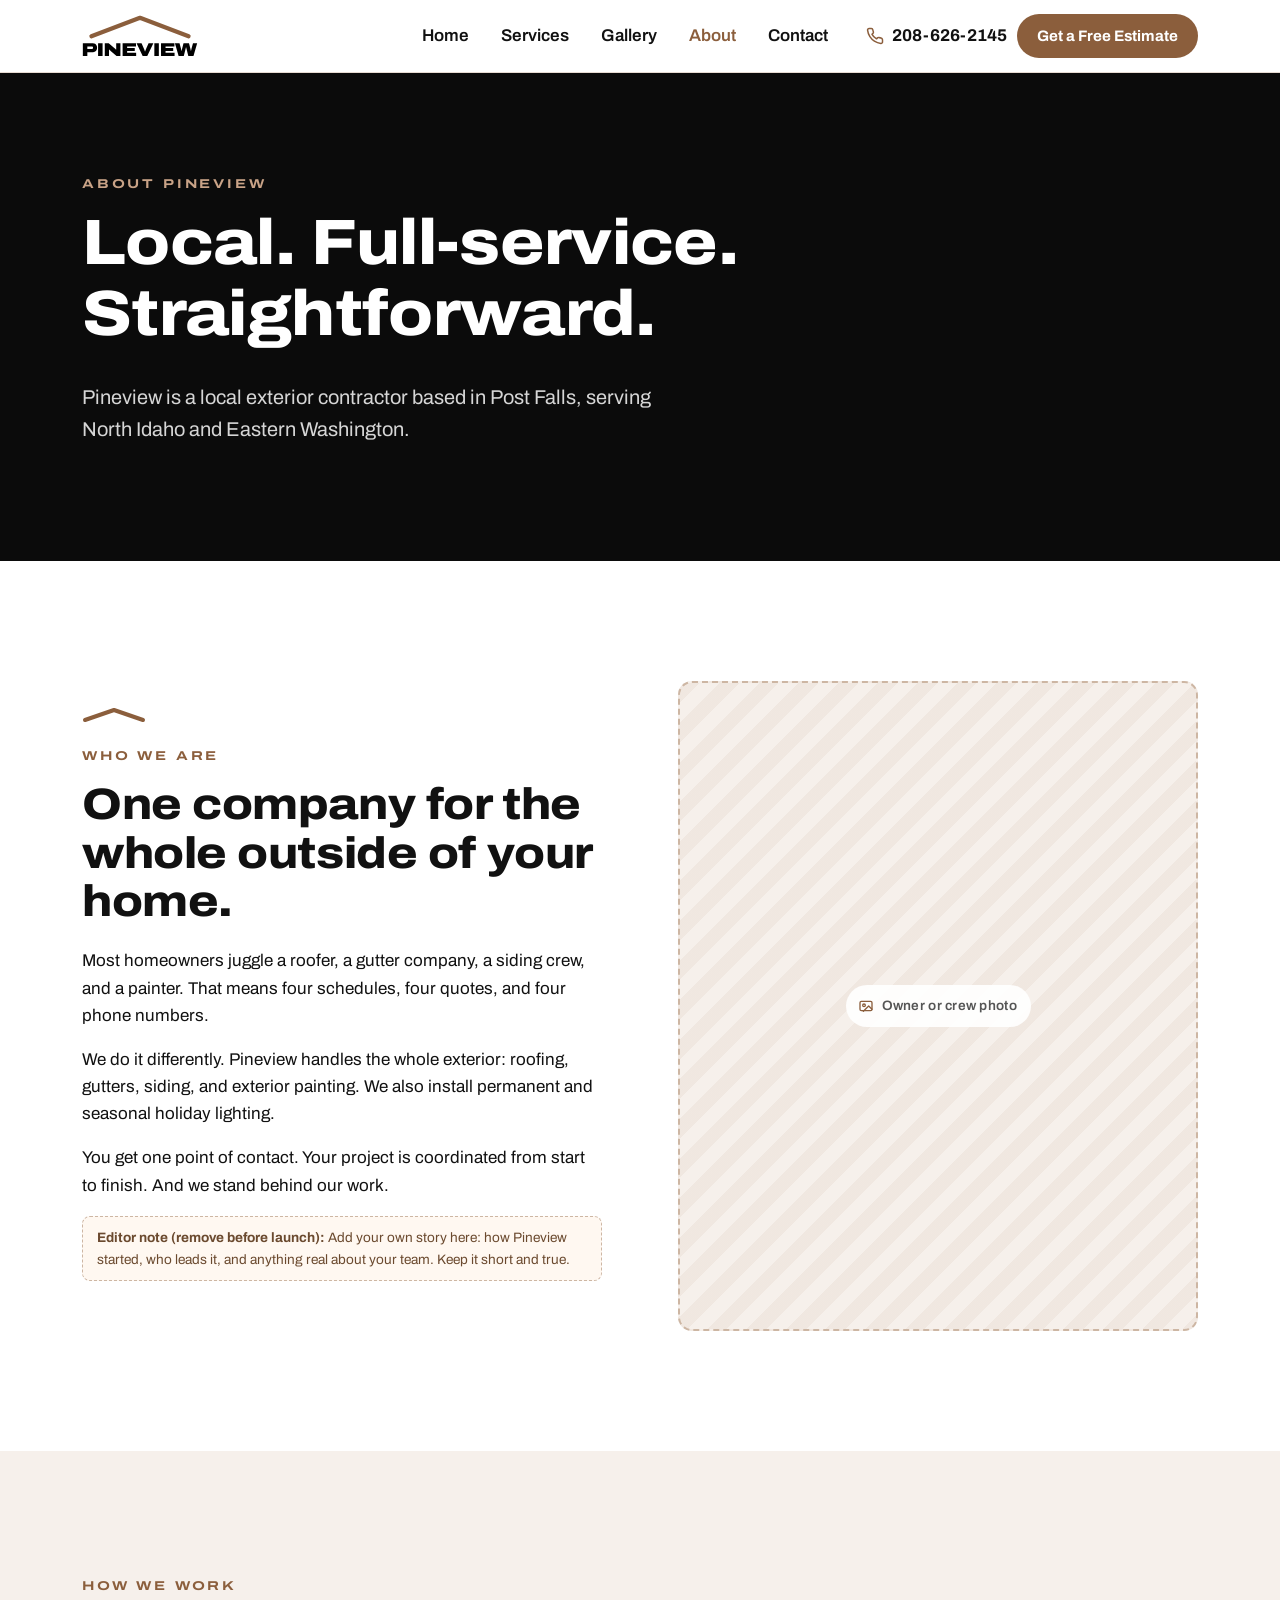
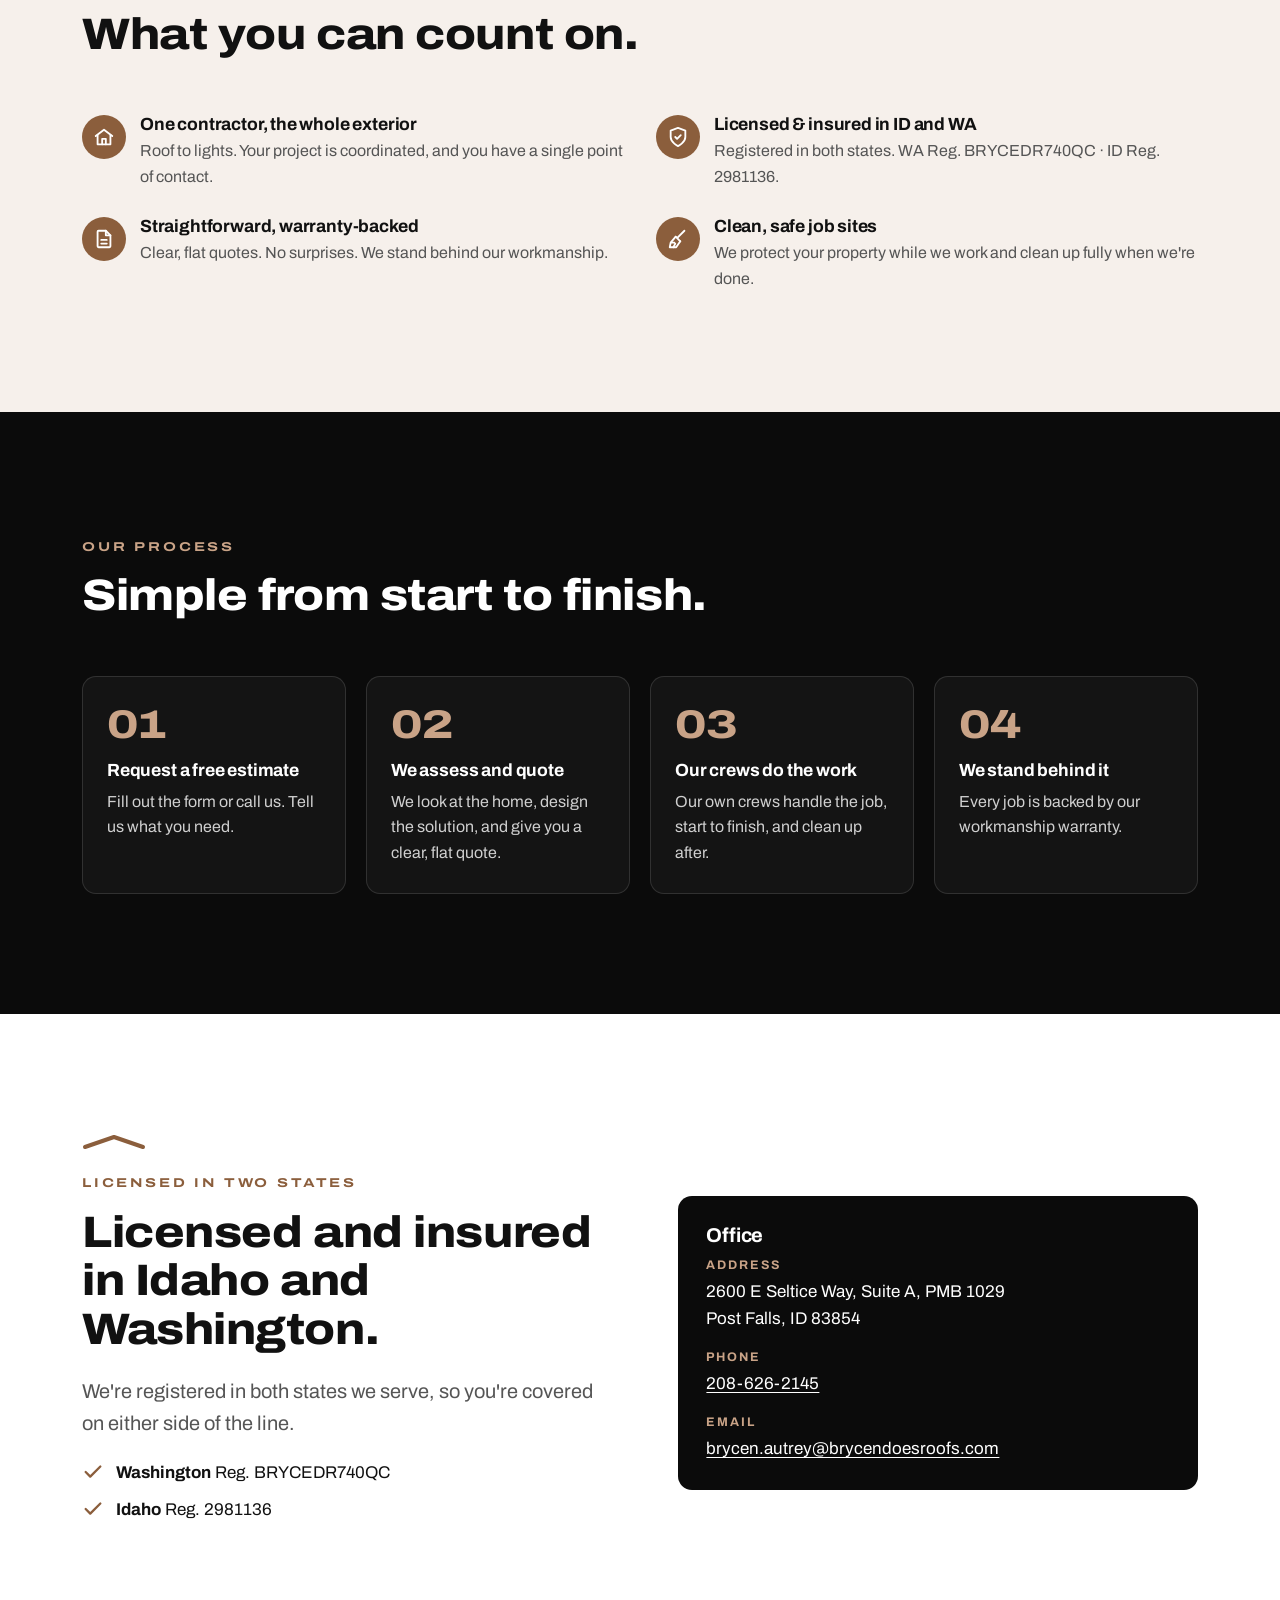
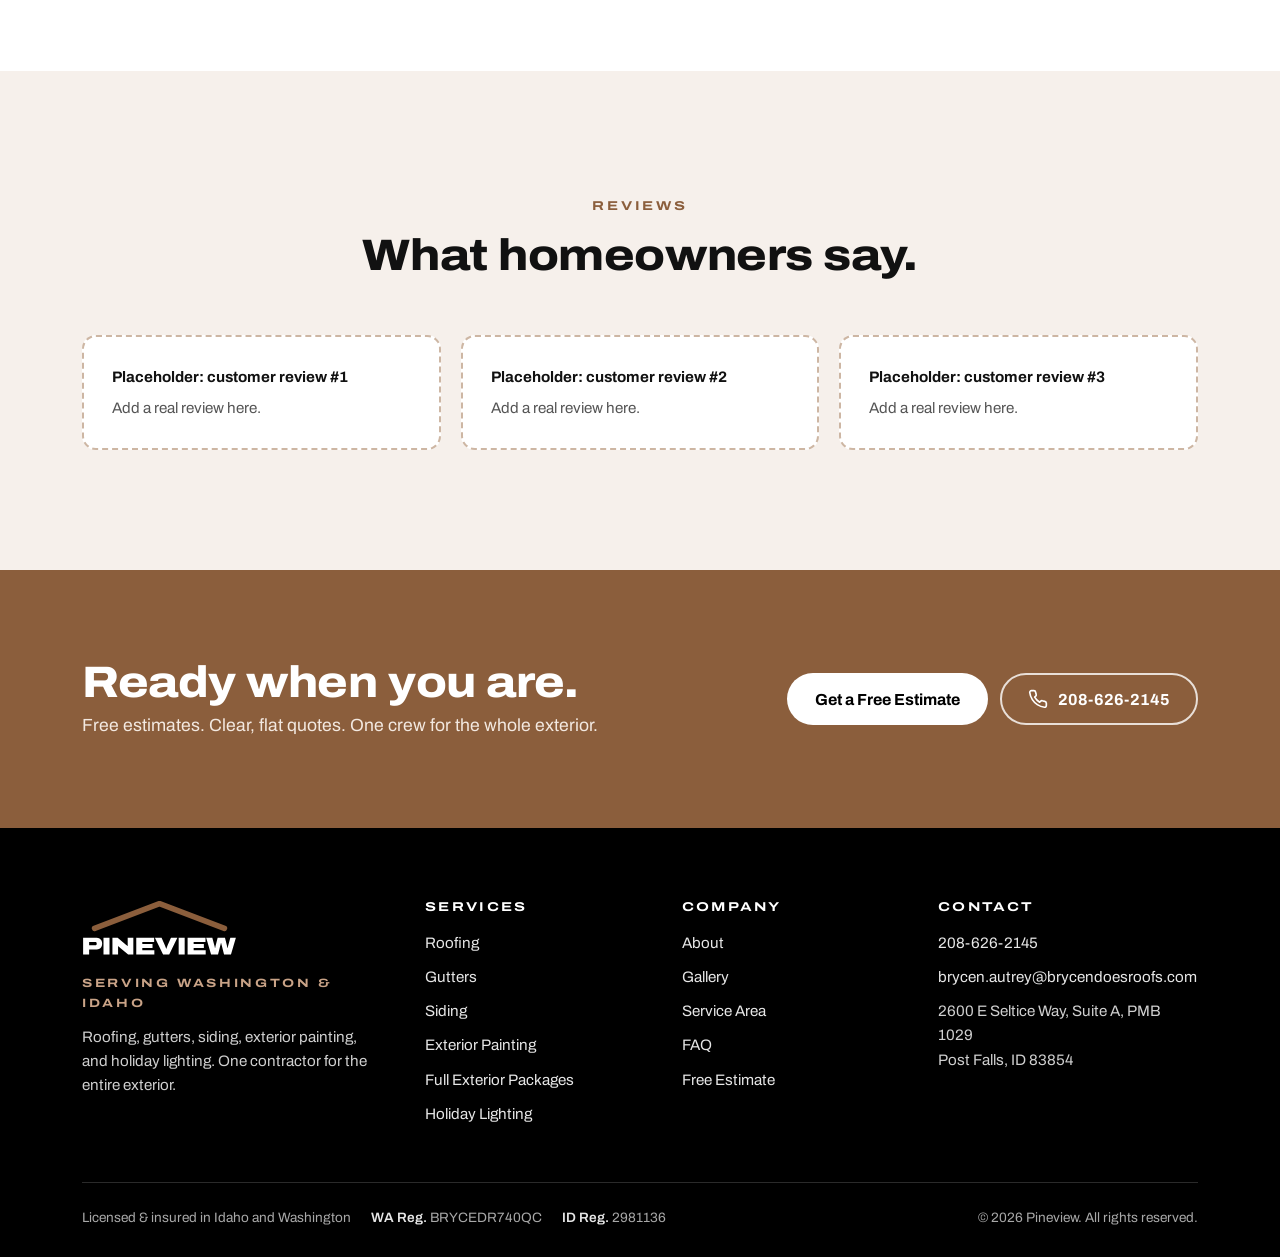
<file: about.html>
<!doctype html>
<html lang="en">
<head>
<meta charset="utf-8">
<meta name="viewport" content="width=device-width, initial-scale=1">
<title>About Pineview | Local Exterior Contractor in Post Falls, ID</title>
<meta name="description" content="Pineview is a local, full-service exterior contractor based in Post Falls, licensed and insured in Idaho and Washington.">
<link rel="canonical" href="https://pineviewnw.com/about">
<meta name="theme-color" content="#8B5E3C">
<meta property="og:type" content="website">
<meta property="og:site_name" content="Pineview">
<meta property="og:title" content="About Pineview | Local Exterior Contractor in Post Falls, ID">
<meta property="og:description" content="Pineview is a local, full-service exterior contractor based in Post Falls, licensed and insured in Idaho and Washington.">
<meta property="og:image" content="https://pineviewnw.com/assets/brand/Primary/Pineview-logo-primary-white-bg.png">
<link rel="icon" href="favicon.ico" sizes="any">
<link rel="icon" href="assets/img/favicon.svg" type="image/svg+xml">
<link rel="apple-touch-icon" href="assets/img/apple-touch-icon.png">
<link rel="manifest" href="site.webmanifest">
<link rel="preconnect" href="https://fonts.googleapis.com">
<link rel="preconnect" href="https://fonts.gstatic.com" crossorigin>
<link href="https://fonts.googleapis.com/css2?family=Archivo:wdth,wght@100..125,400..800&display=swap" rel="stylesheet">
<link rel="stylesheet" href="assets/css/styles.css">
</head>
<body>
<a class="skip-link" href="#main">Skip to content</a>

<!-- ============ HEADER (same on every page) ============ -->
<header class="site-header">
  <div class="container header-inner">
    <a class="brand" href="index.html" aria-label="Pineview home">
      <img src="assets/img/logo.svg" alt="Pineview" width="416" height="150">
    </a>
    <nav class="nav" id="site-nav" aria-label="Main">
      <ul>
        <li><a href="index.html">Home</a></li>
        <li><a href="services.html">Services</a></li>
        <li><a href="gallery.html">Gallery</a></li>
        <li><a href="about.html" aria-current="page">About</a></li>
        <li><a href="contact.html">Contact</a></li>
      </ul>
      <div class="nav-mobile-cta">
        <a class="btn btn--primary" href="contact.html">Get a Free Estimate</a>
        <a class="btn btn--ghost" href="tel:+12086262145"><svg viewBox="0 0 24 24" fill="none" stroke="currentColor" stroke-width="2" stroke-linecap="round" stroke-linejoin="round" aria-hidden="true" focusable="false"><path d="M22 16.9v3a2 2 0 0 1-2.2 2 19.8 19.8 0 0 1-8.6-3.1 19.5 19.5 0 0 1-6-6A19.8 19.8 0 0 1 2.1 4.2 2 2 0 0 1 4.1 2h3a2 2 0 0 1 2 1.7c.1.9.4 1.8.7 2.7a2 2 0 0 1-.5 2.1L8 9.8a16 16 0 0 0 6 6l1.3-1.3a2 2 0 0 1 2.1-.4c.9.3 1.8.6 2.7.7a2 2 0 0 1 1.7 2z"/></svg> Call 208-626-2145</a>
      </div>
    </nav>
    <div class="header-cta">
      <a class="header-phone" href="tel:+12086262145" aria-label="Call 208-626-2145"><svg viewBox="0 0 24 24" fill="none" stroke="currentColor" stroke-width="2" stroke-linecap="round" stroke-linejoin="round" aria-hidden="true" focusable="false"><path d="M22 16.9v3a2 2 0 0 1-2.2 2 19.8 19.8 0 0 1-8.6-3.1 19.5 19.5 0 0 1-6-6A19.8 19.8 0 0 1 2.1 4.2 2 2 0 0 1 4.1 2h3a2 2 0 0 1 2 1.7c.1.9.4 1.8.7 2.7a2 2 0 0 1-.5 2.1L8 9.8a16 16 0 0 0 6 6l1.3-1.3a2 2 0 0 1 2.1-.4c.9.3 1.8.6 2.7.7a2 2 0 0 1 1.7 2z"/></svg><span>208-626-2145</span></a>
      <a class="btn btn--primary btn--sm" href="contact.html">Get a Free Estimate</a>
    </div>
    <button class="nav-toggle" type="button" aria-controls="site-nav" aria-expanded="false" aria-label="Open menu"><svg viewBox="0 0 24 24" fill="none" stroke="currentColor" stroke-width="2" stroke-linecap="round" stroke-linejoin="round" aria-hidden="true" focusable="false"><path d="M3 6h18M3 12h18M3 18h18"/></svg></button>
  </div>
</header>

<main id="main">

<section class="page-hero on-dark" aria-labelledby="page-title">
  <div class="container">
    <span class="eyebrow">About Pineview</span>
    <h1 id="page-title">Local. Full-service. Straightforward.</h1>
    <p class="lead">Pineview is a local exterior contractor based in Post Falls, serving North Idaho and Eastern Washington.</p>
  </div>
</section>

<section class="section" aria-labelledby="story-title">
  <div class="container split">
    <div>
      <svg class="roofline" viewBox="0 0 64 16" aria-hidden="true" focusable="false"><path d="M3 13 32 3l29 10" fill="none" stroke="currentColor" stroke-width="4" stroke-linecap="round" stroke-linejoin="round"/></svg>
      <span class="eyebrow">Who We Are</span>
      <h2 id="story-title">One company for the whole outside of your home.</h2>
      <p>Most homeowners juggle a roofer, a gutter company, a siding crew, and a painter. That means four schedules, four quotes, and four phone numbers.</p>
      <p>We do it differently. Pineview handles the whole exterior: roofing, gutters, siding, and exterior painting. We also install permanent and seasonal holiday lighting.</p>
      <p>You get one point of contact. Your project is coordinated from start to finish. And we stand behind our work.</p>
      <p class="editor-note"><strong>Editor note (remove before launch):</strong> Add your own story here: how Pineview started, who leads it, and anything real about your team. Keep it short and true.</p>
    </div>
    <div class="photo-slot " style="--ratio:4 / 5" data-label="Owner or crew photo" role="img" aria-label="Photo placeholder: Owner or crew photo"><!-- PHOTO: replace this comment with <img src="assets/img/photos/your-photo.jpg" alt="Describe the photo" loading="lazy"> --></div>
  </div>
</section>

<section class="section section--wash" aria-labelledby="values-title">
  <div class="container">
    <div class="section-head">
      <span class="eyebrow">How We Work</span>
      <h2 id="values-title">What you can count on.</h2>
    </div>
    <ul class="why-grid">
      <li>
        <div class="icon"><svg viewBox="0 0 24 24" fill="none" stroke="currentColor" stroke-width="2" stroke-linecap="round" stroke-linejoin="round" aria-hidden="true" focusable="false"><path d="M3 11 12 4l9 7"/><path d="M5 10v10h14V10"/><path d="M10 20v-6h4v6"/></svg></div>
        <div><h3>One contractor, the whole exterior</h3><p>Roof to lights. Your project is coordinated, and you have a single point of contact.</p></div>
      </li>
      <li>
        <div class="icon"><svg viewBox="0 0 24 24" fill="none" stroke="currentColor" stroke-width="2" stroke-linecap="round" stroke-linejoin="round" aria-hidden="true" focusable="false"><path d="M12 22s8-4 8-10V5l-8-3-8 3v7c0 6 8 10 8 10z"/><path d="m9 12 2 2 4-4"/></svg></div>
        <div><h3>Licensed &amp; insured in ID and WA</h3><p>Registered in both states. WA Reg. BRYCEDR740QC &middot; ID Reg. 2981136.</p></div>
      </li>
      <li>
        <div class="icon"><svg viewBox="0 0 24 24" fill="none" stroke="currentColor" stroke-width="2" stroke-linecap="round" stroke-linejoin="round" aria-hidden="true" focusable="false"><path d="M14 3H6a1 1 0 0 0-1 1v16a1 1 0 0 0 1 1h12a1 1 0 0 0 1-1V8z"/><path d="M14 3v5h5"/><path d="M9 13h6M9 17h6"/></svg></div>
        <div><h3>Straightforward, warranty-backed</h3><p>Clear, flat quotes. No surprises. We stand behind our workmanship.</p></div>
      </li>
      <li>
        <div class="icon"><svg viewBox="0 0 24 24" fill="none" stroke="currentColor" stroke-width="2" stroke-linecap="round" stroke-linejoin="round" aria-hidden="true" focusable="false"><path d="m19 3-7.5 7.5"/><path d="M9.5 9.5 14.5 14.5"/><path d="M14.5 14.5 10 21H3l1-5 5.5-6.5"/><path d="M7 21l2-4M5 16h3"/></svg></div>
        <div><h3>Clean, safe job sites</h3><p>We protect your property while we work and clean up fully when we're done.</p></div>
      </li>
    </ul>
  </div>
</section>

<section class="section section--dark" aria-labelledby="how-title">
  <div class="container">
    <div class="section-head">
      <span class="eyebrow">Our Process</span>
      <h2 id="how-title">Simple from start to finish.</h2>
    </div>
    <ol class="steps">
      <li><h3>Request a free estimate</h3><p>Fill out the form or call us. Tell us what you need.</p></li>
      <li><h3>We assess and quote</h3><p>We look at the home, design the solution, and give you a clear, flat quote.</p></li>
      <li><h3>Our crews do the work</h3><p>Our own crews handle the job, start to finish, and clean up after.</p></li>
      <li><h3>We stand behind it</h3><p>Every job is backed by our workmanship warranty.</p></li>
    </ol>
  </div>
</section>

<section class="section" aria-labelledby="lic-title">
  <div class="container split">
    <div>
      <svg class="roofline" viewBox="0 0 64 16" aria-hidden="true" focusable="false"><path d="M3 13 32 3l29 10" fill="none" stroke="currentColor" stroke-width="4" stroke-linecap="round" stroke-linejoin="round"/></svg>
      <span class="eyebrow">Licensed in Two States</span>
      <h2 id="lic-title">Licensed and insured in Idaho and Washington.</h2>
      <p class="lead">We're registered in both states we serve, so you're covered on either side of the line.</p>
      <ul class="checklist">
        <li><svg viewBox="0 0 24 24" fill="none" stroke="currentColor" stroke-width="2.5" stroke-linecap="round" stroke-linejoin="round" aria-hidden="true" focusable="false"><path d="M20 6 9 17l-5-5"/></svg><span><strong>Washington</strong> Reg. BRYCEDR740QC</span></li>
        <li><svg viewBox="0 0 24 24" fill="none" stroke="currentColor" stroke-width="2.5" stroke-linecap="round" stroke-linejoin="round" aria-hidden="true" focusable="false"><path d="M20 6 9 17l-5-5"/></svg><span><strong>Idaho</strong> Reg. 2981136</span></li>
      </ul>
    </div>
    <div class="info-card">
      <h3>Office</h3>
      <dl>
        <div><dt>Address</dt><dd>2600 E Seltice Way, Suite A, PMB 1029<br>Post Falls, ID 83854</dd></div>
        <div><dt>Phone</dt><dd><a href="tel:+12086262145">208-626-2145</a></dd></div>
        <div><dt>Email</dt><dd><a href="mailto:brycen.autrey@brycendoesroofs.com">brycen.autrey@brycendoesroofs.com</a></dd></div>
      </dl>
    </div>
  </div>
</section>

<section class="section section--wash" aria-labelledby="reviews-title">
  <div class="container">
    <div class="section-head center">
      <span class="eyebrow">Reviews</span>
      <h2 id="reviews-title">What homeowners say.</h2>
    </div>
    <!-- EDIT: replace each placeholder below with a REAL customer review (quote, first name, town).
         Example:
         <blockquote class="testimonial-slot" style="border-style:solid">
           <p>"Quote from the customer."</p>
           <footer><strong>First name</strong> Post Falls, ID</footer>
         </blockquote> -->
    <div class="testimonials">
      <div class="testimonial-slot"><strong>Placeholder: customer review #1</strong>Add a real review here.</div>
      <div class="testimonial-slot"><strong>Placeholder: customer review #2</strong>Add a real review here.</div>
      <div class="testimonial-slot"><strong>Placeholder: customer review #3</strong>Add a real review here.</div>
    </div>
  </div>
</section>

<section class="cta-band" aria-labelledby="cta-title">
  <div class="container inner">
    <div>
      <h2 id="cta-title">Ready when you are.</h2>
      <p>Free estimates. Clear, flat quotes. One crew for the whole exterior.</p>
    </div>
    <div class="btn-row">
      <a class="btn btn--primary" href="contact.html">Get a Free Estimate</a>
      <a class="btn btn--ghost" href="tel:+12086262145"><svg viewBox="0 0 24 24" fill="none" stroke="currentColor" stroke-width="2" stroke-linecap="round" stroke-linejoin="round" aria-hidden="true" focusable="false"><path d="M22 16.9v3a2 2 0 0 1-2.2 2 19.8 19.8 0 0 1-8.6-3.1 19.5 19.5 0 0 1-6-6A19.8 19.8 0 0 1 2.1 4.2 2 2 0 0 1 4.1 2h3a2 2 0 0 1 2 1.7c.1.9.4 1.8.7 2.7a2 2 0 0 1-.5 2.1L8 9.8a16 16 0 0 0 6 6l1.3-1.3a2 2 0 0 1 2.1-.4c.9.3 1.8.6 2.7.7a2 2 0 0 1 1.7 2z"/></svg> 208-626-2145</a>
    </div>
  </div>
</section>
</main>

<!-- ============ FOOTER (same on every page) ============ -->
<footer class="site-footer">
  <div class="container">
    <div class="footer-grid">
      <div class="footer-brand">
        <img src="assets/img/logo-reversed.svg" alt="Pineview" width="416" height="150" loading="lazy">
        <p class="footer-tagline">Serving Washington &amp; Idaho</p>
        <p>Roofing, gutters, siding, exterior painting, and holiday lighting. One contractor for the entire exterior.</p>
      </div>
      <div>
        <h2>Services</h2>
        <ul>
          <li><a href="services.html#roofing">Roofing</a></li>
          <li><a href="services.html#gutters">Gutters</a></li>
          <li><a href="services.html#siding">Siding</a></li>
          <li><a href="services.html#painting">Exterior Painting</a></li>
          <li><a href="services.html#packages">Full Exterior Packages</a></li>
          <li><a href="services.html#lighting">Holiday Lighting</a></li>
        </ul>
      </div>
      <div>
        <h2>Company</h2>
        <ul>
          <li><a href="about.html">About</a></li>
          <li><a href="gallery.html">Gallery</a></li>
          <li><a href="index.html#area">Service Area</a></li>
          <li><a href="index.html#faq">FAQ</a></li>
          <li><a href="contact.html">Free Estimate</a></li>
        </ul>
      </div>
      <div>
        <h2>Contact</h2>
        <address>
          <a href="tel:+12086262145">208-626-2145</a>
          <a href="mailto:brycen.autrey@brycendoesroofs.com">brycen.autrey@brycendoesroofs.com</a>
          <span>2600 E Seltice Way, Suite A, PMB 1029<br>Post Falls, ID 83854</span>
        </address>
      </div>
    </div>
    <div class="footer-bottom">
      <div class="licenses">
        <span>Licensed &amp; insured in Idaho and Washington</span>
        <span><strong>WA Reg.</strong> BRYCEDR740QC</span>
        <span><strong>ID Reg.</strong> 2981136</span>
      </div>
      <div>
        &copy; <span data-year>2026</span> Pineview. All rights reserved.
        <!-- LEGAL LINE (pending confirmation). To show it, replace this comment with:
             <span>Pineview is operated by Brycen Does Roofs LLC.</span> -->
      </div>
    </div>
  </div>
</footer>

<div class="mobile-cta" aria-label="Quick contact">
  <a class="btn btn--ghost" href="tel:+12086262145"><svg viewBox="0 0 24 24" fill="none" stroke="currentColor" stroke-width="2" stroke-linecap="round" stroke-linejoin="round" aria-hidden="true" focusable="false"><path d="M22 16.9v3a2 2 0 0 1-2.2 2 19.8 19.8 0 0 1-8.6-3.1 19.5 19.5 0 0 1-6-6A19.8 19.8 0 0 1 2.1 4.2 2 2 0 0 1 4.1 2h3a2 2 0 0 1 2 1.7c.1.9.4 1.8.7 2.7a2 2 0 0 1-.5 2.1L8 9.8a16 16 0 0 0 6 6l1.3-1.3a2 2 0 0 1 2.1-.4c.9.3 1.8.6 2.7.7a2 2 0 0 1 1.7 2z"/></svg> Call</a>
  <a class="btn btn--primary" href="contact.html">Free Estimate</a>
</div>

<script src="assets/js/main.js" defer></script>
</body>
</html>
</file>
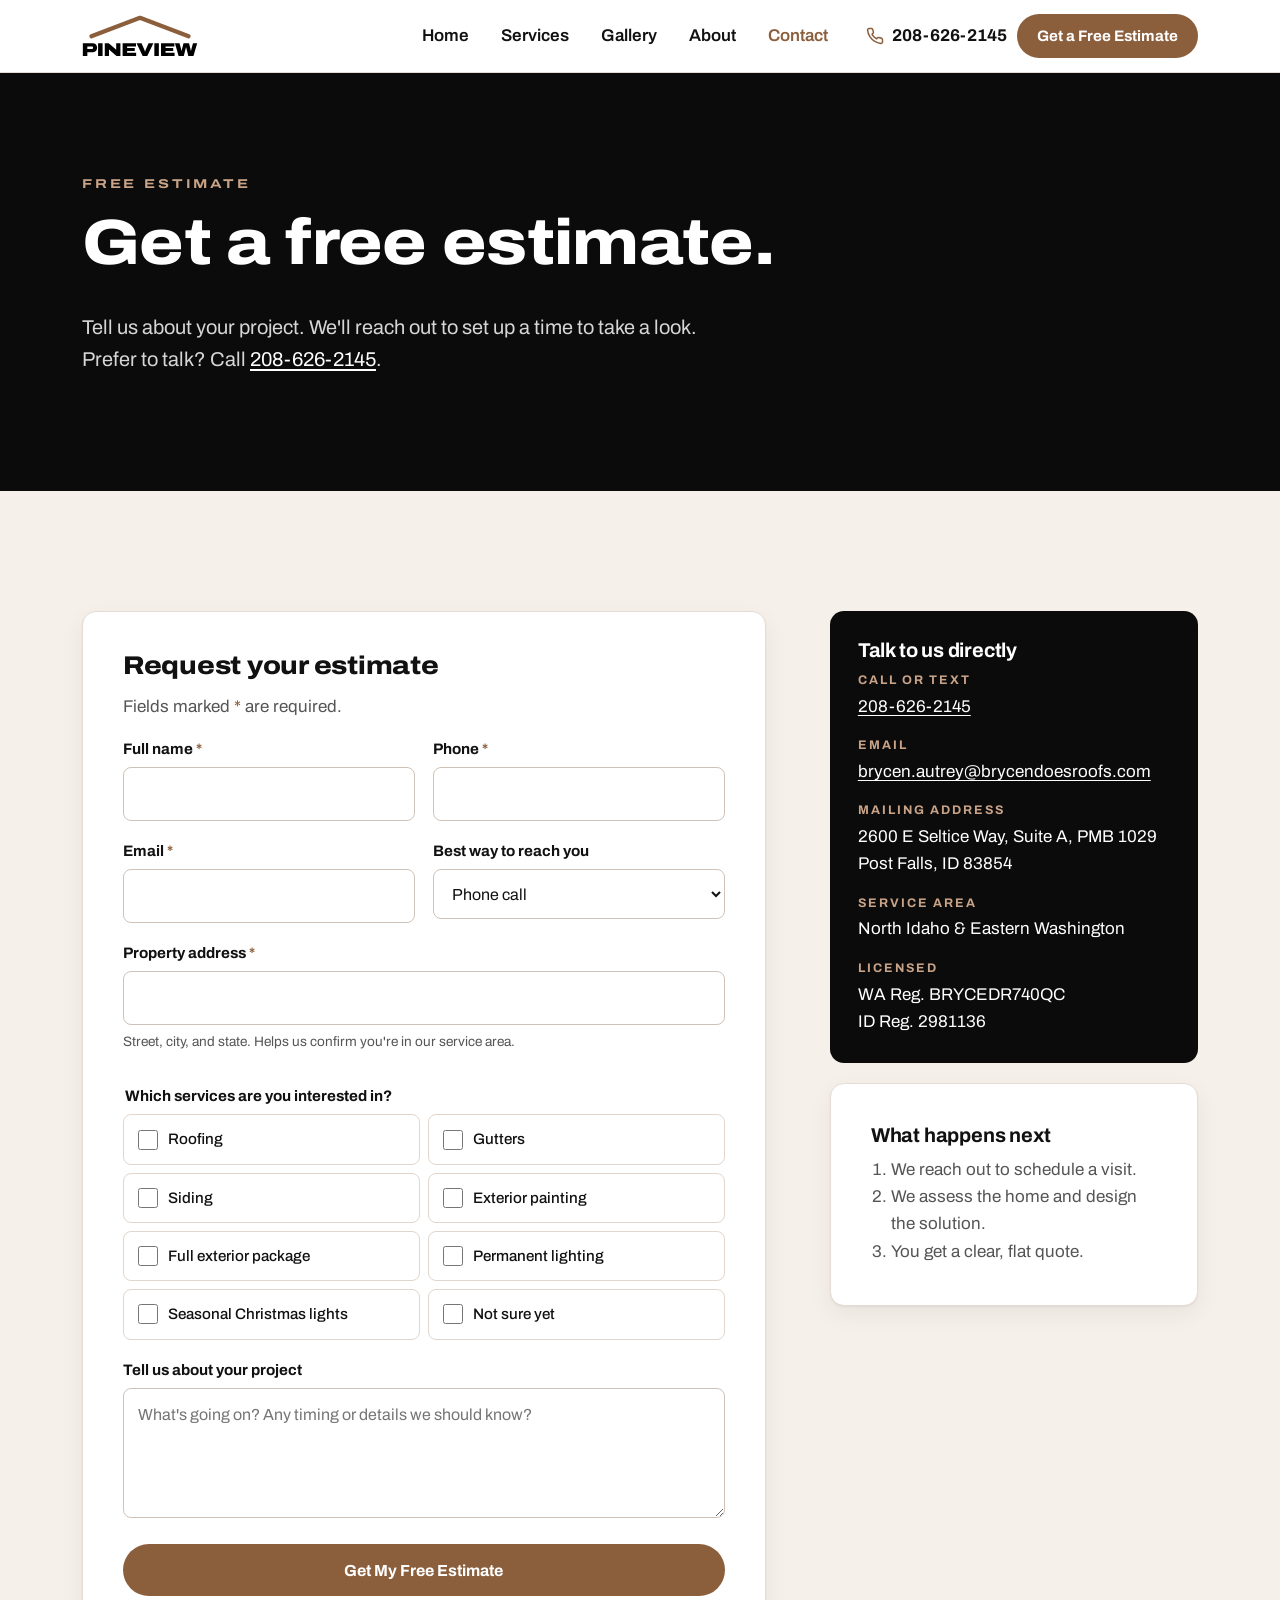
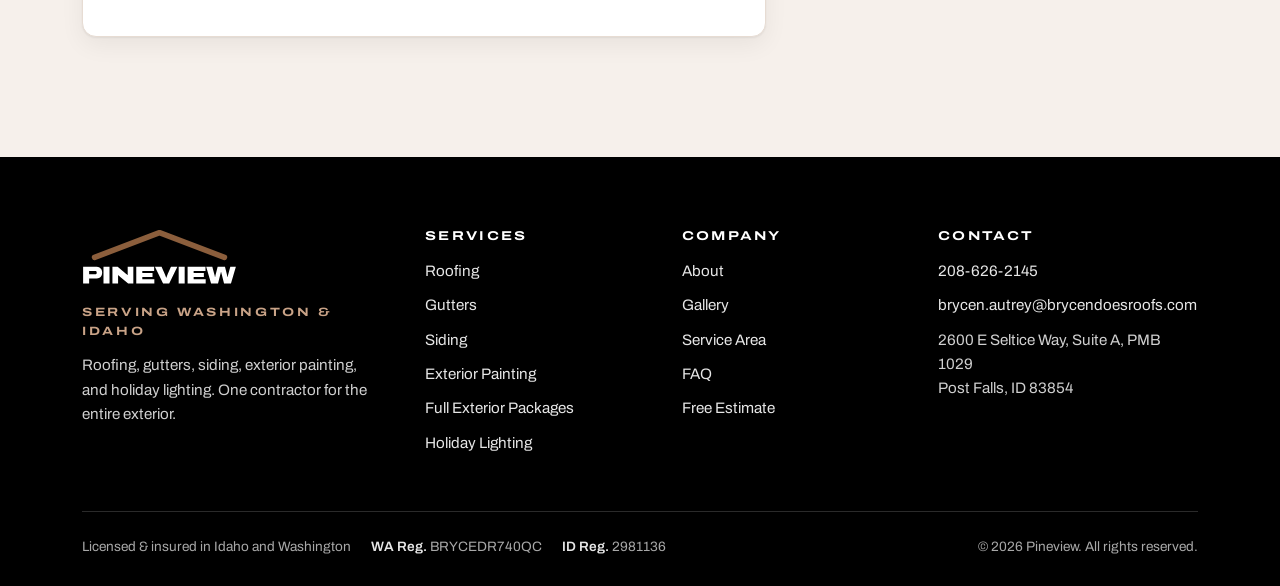
<file: contact.html>
<!doctype html>
<html lang="en">
<head>
<meta charset="utf-8">
<meta name="viewport" content="width=device-width, initial-scale=1">
<title>Get a Free Estimate | Pineview</title>
<meta name="description" content="Request a free estimate for roofing, gutters, siding, exterior painting, or holiday lighting in North Idaho and Eastern Washington. Call 208-626-2145.">
<link rel="canonical" href="https://pineviewnw.com/contact">
<meta name="theme-color" content="#8B5E3C">
<meta property="og:type" content="website">
<meta property="og:site_name" content="Pineview">
<meta property="og:title" content="Get a Free Estimate | Pineview">
<meta property="og:description" content="Request a free estimate for roofing, gutters, siding, exterior painting, or holiday lighting in North Idaho and Eastern Washington. Call 208-626-2145.">
<meta property="og:image" content="https://pineviewnw.com/assets/brand/Primary/Pineview-logo-primary-white-bg.png">
<link rel="icon" href="favicon.ico" sizes="any">
<link rel="icon" href="assets/img/favicon.svg" type="image/svg+xml">
<link rel="apple-touch-icon" href="assets/img/apple-touch-icon.png">
<link rel="manifest" href="site.webmanifest">
<link rel="preconnect" href="https://fonts.googleapis.com">
<link rel="preconnect" href="https://fonts.gstatic.com" crossorigin>
<link href="https://fonts.googleapis.com/css2?family=Archivo:wdth,wght@100..125,400..800&display=swap" rel="stylesheet">
<link rel="stylesheet" href="assets/css/styles.css">
</head>
<body>
<a class="skip-link" href="#main">Skip to content</a>

<!-- ============ HEADER (same on every page) ============ -->
<header class="site-header">
  <div class="container header-inner">
    <a class="brand" href="index.html" aria-label="Pineview home">
      <img src="assets/img/logo.svg" alt="Pineview" width="416" height="150">
    </a>
    <nav class="nav" id="site-nav" aria-label="Main">
      <ul>
        <li><a href="index.html">Home</a></li>
        <li><a href="services.html">Services</a></li>
        <li><a href="gallery.html">Gallery</a></li>
        <li><a href="about.html">About</a></li>
        <li><a href="contact.html" aria-current="page">Contact</a></li>
      </ul>
      <div class="nav-mobile-cta">
        <a class="btn btn--primary" href="contact.html">Get a Free Estimate</a>
        <a class="btn btn--ghost" href="tel:+12086262145"><svg viewBox="0 0 24 24" fill="none" stroke="currentColor" stroke-width="2" stroke-linecap="round" stroke-linejoin="round" aria-hidden="true" focusable="false"><path d="M22 16.9v3a2 2 0 0 1-2.2 2 19.8 19.8 0 0 1-8.6-3.1 19.5 19.5 0 0 1-6-6A19.8 19.8 0 0 1 2.1 4.2 2 2 0 0 1 4.1 2h3a2 2 0 0 1 2 1.7c.1.9.4 1.8.7 2.7a2 2 0 0 1-.5 2.1L8 9.8a16 16 0 0 0 6 6l1.3-1.3a2 2 0 0 1 2.1-.4c.9.3 1.8.6 2.7.7a2 2 0 0 1 1.7 2z"/></svg> Call 208-626-2145</a>
      </div>
    </nav>
    <div class="header-cta">
      <a class="header-phone" href="tel:+12086262145" aria-label="Call 208-626-2145"><svg viewBox="0 0 24 24" fill="none" stroke="currentColor" stroke-width="2" stroke-linecap="round" stroke-linejoin="round" aria-hidden="true" focusable="false"><path d="M22 16.9v3a2 2 0 0 1-2.2 2 19.8 19.8 0 0 1-8.6-3.1 19.5 19.5 0 0 1-6-6A19.8 19.8 0 0 1 2.1 4.2 2 2 0 0 1 4.1 2h3a2 2 0 0 1 2 1.7c.1.9.4 1.8.7 2.7a2 2 0 0 1-.5 2.1L8 9.8a16 16 0 0 0 6 6l1.3-1.3a2 2 0 0 1 2.1-.4c.9.3 1.8.6 2.7.7a2 2 0 0 1 1.7 2z"/></svg><span>208-626-2145</span></a>
      <a class="btn btn--primary btn--sm" href="contact.html">Get a Free Estimate</a>
    </div>
    <button class="nav-toggle" type="button" aria-controls="site-nav" aria-expanded="false" aria-label="Open menu"><svg viewBox="0 0 24 24" fill="none" stroke="currentColor" stroke-width="2" stroke-linecap="round" stroke-linejoin="round" aria-hidden="true" focusable="false"><path d="M3 6h18M3 12h18M3 18h18"/></svg></button>
  </div>
</header>

<main id="main">

<section class="page-hero on-dark" aria-labelledby="page-title">
  <div class="container">
    <span class="eyebrow">Free Estimate</span>
    <h1 id="page-title">Get a free estimate.</h1>
    <p class="lead">Tell us about your project. We'll reach out to set up a time to take a look. Prefer to talk? Call <a href="tel:+12086262145" style="color:#fff">208-626-2145</a>.</p>
  </div>
</section>

<section class="section section--wash" aria-label="Estimate request">
  <div class="container contact-grid">
    <div class="form-card">
      <h2 style="font-size:1.6rem">Request your estimate</h2>
      <p style="color:var(--ink-soft)">Fields marked <span class="req" style="color:var(--brown)">*</span> are required.</p>
      <!-- Form submissions: set FORM_ENDPOINT at the top of assets/js/main.js.
           Until then, the form opens the visitor's email app addressed to you. -->
      <form id="estimate-form" action="mailto:brycen.autrey@brycendoesroofs.com" method="post" enctype="text/plain" novalidate>
        <div class="form-grid">
          <div class="field">
            <label for="name">Full name <span class="req" aria-hidden="true">*</span></label>
            <input id="name" name="name" type="text" autocomplete="name" required>
          </div>
          <div class="field">
            <label for="phone">Phone <span class="req" aria-hidden="true">*</span></label>
            <input id="phone" name="phone" type="tel" autocomplete="tel" inputmode="tel" required>
          </div>
          <div class="field">
            <label for="email">Email <span class="req" aria-hidden="true">*</span></label>
            <input id="email" name="email" type="email" autocomplete="email" required>
          </div>
          <div class="field">
            <label for="contact_pref">Best way to reach you</label>
            <select id="contact_pref" name="contact_pref">
              <option>Phone call</option>
              <option>Text</option>
              <option>Email</option>
            </select>
          </div>
          <div class="field full">
            <label for="address">Property address <span class="req" aria-hidden="true">*</span></label>
            <input id="address" name="address" type="text" autocomplete="street-address" required>
            <p class="hint">Street, city, and state. Helps us confirm you're in our service area.</p>
          </div>
          <div class="field full">
            <fieldset>
              <legend>Which services are you interested in?</legend>
              <div class="checks">
              <label><input type="checkbox" name="services" value="roofing"> Roofing</label>
              <label><input type="checkbox" name="services" value="gutters"> Gutters</label>
              <label><input type="checkbox" name="services" value="siding"> Siding</label>
              <label><input type="checkbox" name="services" value="painting"> Exterior painting</label>
              <label><input type="checkbox" name="services" value="packages"> Full exterior package</label>
              <label><input type="checkbox" name="services" value="permanent-lighting"> Permanent lighting</label>
              <label><input type="checkbox" name="services" value="christmas-lights"> Seasonal Christmas lights</label>
              <label><input type="checkbox" name="services" value="not-sure"> Not sure yet</label>
              </div>
            </fieldset>
          </div>
          <div class="field full">
            <label for="message">Tell us about your project</label>
            <textarea id="message" name="message" placeholder="What's going on? Any timing or details we should know?"></textarea>
          </div>
          <div class="hp" aria-hidden="true"><label for="company">Leave this blank</label><input id="company" name="company" tabindex="-1" autocomplete="off"></div>
          <div class="full">
            <button class="btn btn--primary" type="submit" style="width:100%">Get My Free Estimate</button>
            <div class="form-status" role="status" tabindex="-1" hidden></div>
          </div>
        </div>
      </form>
    </div>
    <aside class="contact-aside" aria-label="Contact information">
      <div class="info-card">
        <h3>Talk to us directly</h3>
        <dl>
          <div><dt>Call or text</dt><dd><a href="tel:+12086262145">208-626-2145</a></dd></div>
          <div><dt>Email</dt><dd><a href="mailto:brycen.autrey@brycendoesroofs.com" style="word-break:break-all">brycen.autrey@brycendoesroofs.com</a></dd></div>
          <div><dt>Mailing address</dt><dd>2600 E Seltice Way, Suite A, PMB 1029<br>Post Falls, ID 83854</dd></div>
          <div><dt>Service area</dt><dd>North Idaho &amp; Eastern Washington</dd></div>
          <div><dt>Licensed</dt><dd>WA Reg. BRYCEDR740QC<br>ID Reg. 2981136</dd></div>
        </dl>
      </div>
      <div class="form-card">
        <h3>What happens next</h3>
        <ol style="margin:0;padding-left:1.2em;color:var(--ink-soft)">
          <li>We reach out to schedule a visit.</li>
          <li>We assess the home and design the solution.</li>
          <li>You get a clear, flat quote.</li>
        </ol>
      </div>
    </aside>
  </div>
</section>
</main>

<!-- ============ FOOTER (same on every page) ============ -->
<footer class="site-footer">
  <div class="container">
    <div class="footer-grid">
      <div class="footer-brand">
        <img src="assets/img/logo-reversed.svg" alt="Pineview" width="416" height="150" loading="lazy">
        <p class="footer-tagline">Serving Washington &amp; Idaho</p>
        <p>Roofing, gutters, siding, exterior painting, and holiday lighting. One contractor for the entire exterior.</p>
      </div>
      <div>
        <h2>Services</h2>
        <ul>
          <li><a href="services.html#roofing">Roofing</a></li>
          <li><a href="services.html#gutters">Gutters</a></li>
          <li><a href="services.html#siding">Siding</a></li>
          <li><a href="services.html#painting">Exterior Painting</a></li>
          <li><a href="services.html#packages">Full Exterior Packages</a></li>
          <li><a href="services.html#lighting">Holiday Lighting</a></li>
        </ul>
      </div>
      <div>
        <h2>Company</h2>
        <ul>
          <li><a href="about.html">About</a></li>
          <li><a href="gallery.html">Gallery</a></li>
          <li><a href="index.html#area">Service Area</a></li>
          <li><a href="index.html#faq">FAQ</a></li>
          <li><a href="contact.html">Free Estimate</a></li>
        </ul>
      </div>
      <div>
        <h2>Contact</h2>
        <address>
          <a href="tel:+12086262145">208-626-2145</a>
          <a href="mailto:brycen.autrey@brycendoesroofs.com">brycen.autrey@brycendoesroofs.com</a>
          <span>2600 E Seltice Way, Suite A, PMB 1029<br>Post Falls, ID 83854</span>
        </address>
      </div>
    </div>
    <div class="footer-bottom">
      <div class="licenses">
        <span>Licensed &amp; insured in Idaho and Washington</span>
        <span><strong>WA Reg.</strong> BRYCEDR740QC</span>
        <span><strong>ID Reg.</strong> 2981136</span>
      </div>
      <div>
        &copy; <span data-year>2026</span> Pineview. All rights reserved.
        <!-- LEGAL LINE (pending confirmation). To show it, replace this comment with:
             <span>Pineview is operated by Brycen Does Roofs LLC.</span> -->
      </div>
    </div>
  </div>
</footer>

<div class="mobile-cta" aria-label="Quick contact">
  <a class="btn btn--ghost" href="tel:+12086262145"><svg viewBox="0 0 24 24" fill="none" stroke="currentColor" stroke-width="2" stroke-linecap="round" stroke-linejoin="round" aria-hidden="true" focusable="false"><path d="M22 16.9v3a2 2 0 0 1-2.2 2 19.8 19.8 0 0 1-8.6-3.1 19.5 19.5 0 0 1-6-6A19.8 19.8 0 0 1 2.1 4.2 2 2 0 0 1 4.1 2h3a2 2 0 0 1 2 1.7c.1.9.4 1.8.7 2.7a2 2 0 0 1-.5 2.1L8 9.8a16 16 0 0 0 6 6l1.3-1.3a2 2 0 0 1 2.1-.4c.9.3 1.8.6 2.7.7a2 2 0 0 1 1.7 2z"/></svg> Call</a>
  <a class="btn btn--primary" href="contact.html">Free Estimate</a>
</div>

<script src="assets/js/main.js" defer></script>
</body>
</html>
</file>
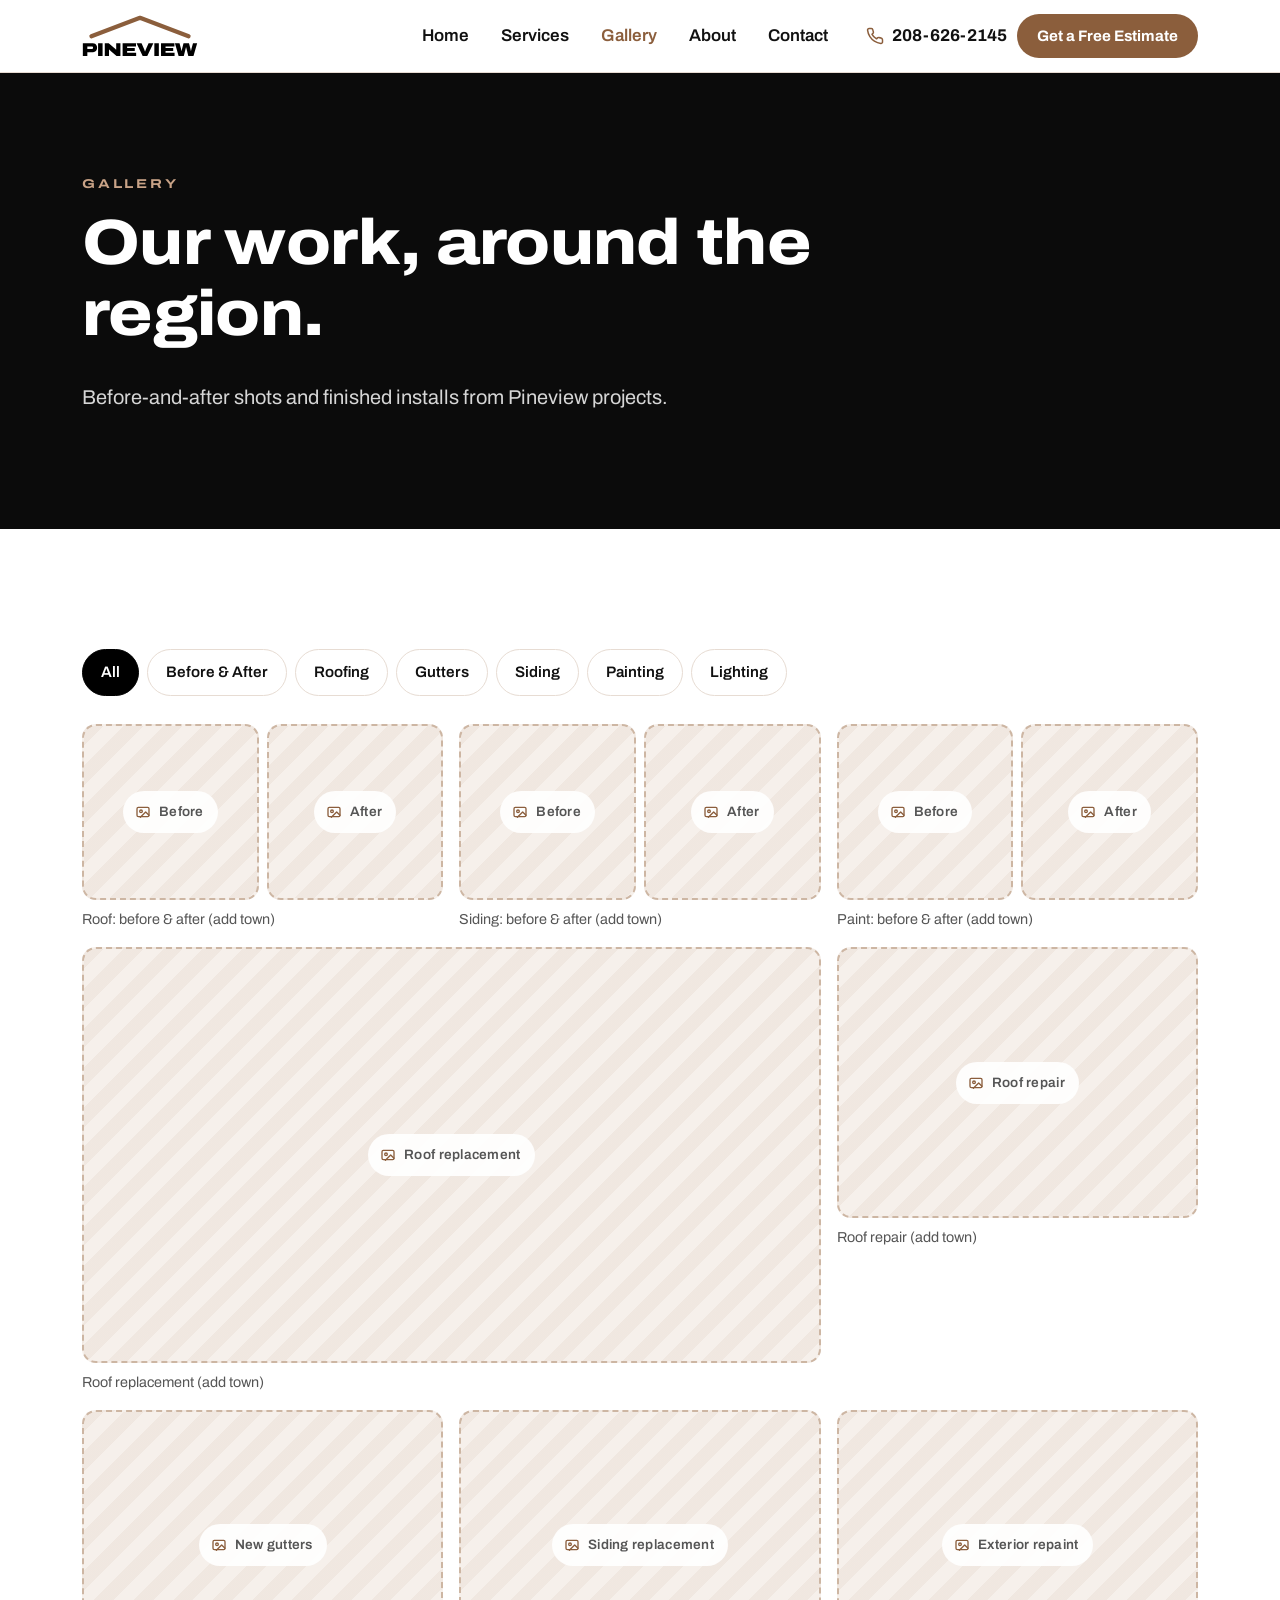
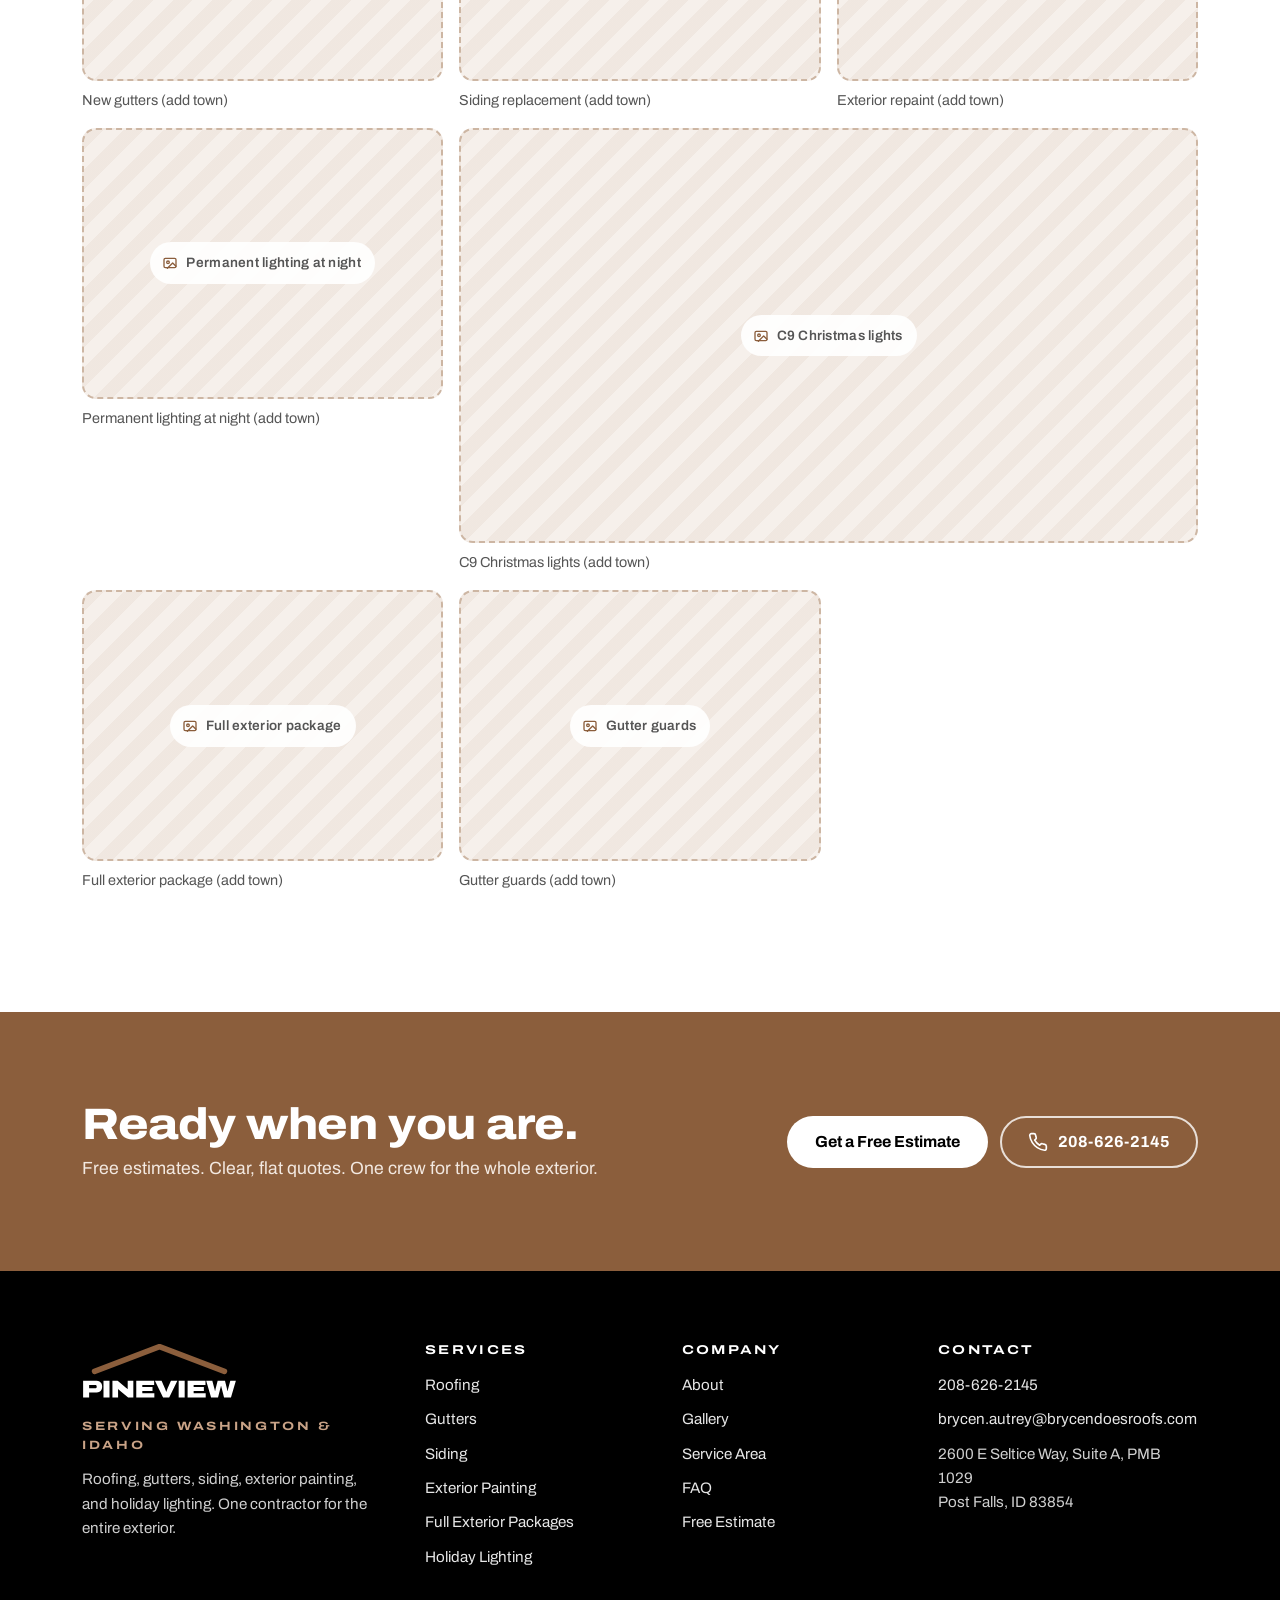
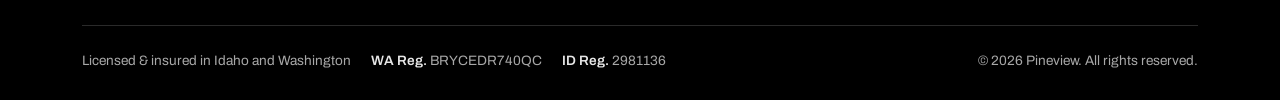
<file: gallery.html>
<!doctype html>
<html lang="en">
<head>
<meta charset="utf-8">
<meta name="viewport" content="width=device-width, initial-scale=1">
<title>Project Gallery | Pineview</title>
<meta name="description" content="Before-and-after photos of Pineview roofing, gutter, siding, painting, and holiday lighting projects.">
<link rel="canonical" href="https://pineviewnw.com/gallery">
<meta name="theme-color" content="#8B5E3C">
<meta property="og:type" content="website">
<meta property="og:site_name" content="Pineview">
<meta property="og:title" content="Project Gallery | Pineview">
<meta property="og:description" content="Before-and-after photos of Pineview roofing, gutter, siding, painting, and holiday lighting projects.">
<meta property="og:image" content="https://pineviewnw.com/assets/brand/Primary/Pineview-logo-primary-white-bg.png">
<link rel="icon" href="favicon.ico" sizes="any">
<link rel="icon" href="assets/img/favicon.svg" type="image/svg+xml">
<link rel="apple-touch-icon" href="assets/img/apple-touch-icon.png">
<link rel="manifest" href="site.webmanifest">
<link rel="preconnect" href="https://fonts.googleapis.com">
<link rel="preconnect" href="https://fonts.gstatic.com" crossorigin>
<link href="https://fonts.googleapis.com/css2?family=Archivo:wdth,wght@100..125,400..800&display=swap" rel="stylesheet">
<link rel="stylesheet" href="assets/css/styles.css">
</head>
<body>
<a class="skip-link" href="#main">Skip to content</a>

<!-- ============ HEADER (same on every page) ============ -->
<header class="site-header">
  <div class="container header-inner">
    <a class="brand" href="index.html" aria-label="Pineview home">
      <img src="assets/img/logo.svg" alt="Pineview" width="416" height="150">
    </a>
    <nav class="nav" id="site-nav" aria-label="Main">
      <ul>
        <li><a href="index.html">Home</a></li>
        <li><a href="services.html">Services</a></li>
        <li><a href="gallery.html" aria-current="page">Gallery</a></li>
        <li><a href="about.html">About</a></li>
        <li><a href="contact.html">Contact</a></li>
      </ul>
      <div class="nav-mobile-cta">
        <a class="btn btn--primary" href="contact.html">Get a Free Estimate</a>
        <a class="btn btn--ghost" href="tel:+12086262145"><svg viewBox="0 0 24 24" fill="none" stroke="currentColor" stroke-width="2" stroke-linecap="round" stroke-linejoin="round" aria-hidden="true" focusable="false"><path d="M22 16.9v3a2 2 0 0 1-2.2 2 19.8 19.8 0 0 1-8.6-3.1 19.5 19.5 0 0 1-6-6A19.8 19.8 0 0 1 2.1 4.2 2 2 0 0 1 4.1 2h3a2 2 0 0 1 2 1.7c.1.9.4 1.8.7 2.7a2 2 0 0 1-.5 2.1L8 9.8a16 16 0 0 0 6 6l1.3-1.3a2 2 0 0 1 2.1-.4c.9.3 1.8.6 2.7.7a2 2 0 0 1 1.7 2z"/></svg> Call 208-626-2145</a>
      </div>
    </nav>
    <div class="header-cta">
      <a class="header-phone" href="tel:+12086262145" aria-label="Call 208-626-2145"><svg viewBox="0 0 24 24" fill="none" stroke="currentColor" stroke-width="2" stroke-linecap="round" stroke-linejoin="round" aria-hidden="true" focusable="false"><path d="M22 16.9v3a2 2 0 0 1-2.2 2 19.8 19.8 0 0 1-8.6-3.1 19.5 19.5 0 0 1-6-6A19.8 19.8 0 0 1 2.1 4.2 2 2 0 0 1 4.1 2h3a2 2 0 0 1 2 1.7c.1.9.4 1.8.7 2.7a2 2 0 0 1-.5 2.1L8 9.8a16 16 0 0 0 6 6l1.3-1.3a2 2 0 0 1 2.1-.4c.9.3 1.8.6 2.7.7a2 2 0 0 1 1.7 2z"/></svg><span>208-626-2145</span></a>
      <a class="btn btn--primary btn--sm" href="contact.html">Get a Free Estimate</a>
    </div>
    <button class="nav-toggle" type="button" aria-controls="site-nav" aria-expanded="false" aria-label="Open menu"><svg viewBox="0 0 24 24" fill="none" stroke="currentColor" stroke-width="2" stroke-linecap="round" stroke-linejoin="round" aria-hidden="true" focusable="false"><path d="M3 6h18M3 12h18M3 18h18"/></svg></button>
  </div>
</header>

<main id="main">

<section class="page-hero on-dark" aria-labelledby="page-title">
  <div class="container">
    <span class="eyebrow">Gallery</span>
    <h1 id="page-title">Our work, around the region.</h1>
    <p class="lead">Before-and-after shots and finished installs from Pineview projects.</p>
  </div>
</section>

<section class="section" aria-labelledby="g-title">
  <div class="container">
    <h2 id="g-title" class="visually-hidden">Project photos</h2>
    <!-- EDIT: each photo slot has a comment inside it. Replace the comment with
         <img src="assets/img/photos/your-photo.jpg" alt="Describe what's in the photo" loading="lazy">
         and update the caption. Use data-category to control which filter shows it. -->
    <div class="filters" data-filters role="group" aria-label="Filter projects">
      <button type="button" data-filter="all" aria-pressed="true">All</button>
      <button type="button" data-filter="before-after" aria-pressed="false">Before &amp; After</button>
      <button type="button" data-filter="roofing" aria-pressed="false">Roofing</button>
      <button type="button" data-filter="gutters" aria-pressed="false">Gutters</button>
      <button type="button" data-filter="siding" aria-pressed="false">Siding</button>
      <button type="button" data-filter="painting" aria-pressed="false">Painting</button>
      <button type="button" data-filter="lighting" aria-pressed="false">Lighting</button>
    </div>
    <div class="gallery-grid">
      <figure data-category="roofing before-after">
        <div class="ba"><div class="photo-slot " style="--ratio:1 / 1" data-label="Before" role="img" aria-label="Photo placeholder: Before"><!-- PHOTO: replace this comment with <img src="assets/img/photos/your-photo.jpg" alt="Describe the photo" loading="lazy"> --></div><div class="photo-slot " style="--ratio:1 / 1" data-label="After" role="img" aria-label="Photo placeholder: After"><!-- PHOTO: replace this comment with <img src="assets/img/photos/your-photo.jpg" alt="Describe the photo" loading="lazy"> --></div></div>
        <figcaption>Roof: before &amp; after (add town)</figcaption>
      </figure>
      <figure data-category="siding before-after">
        <div class="ba"><div class="photo-slot " style="--ratio:1 / 1" data-label="Before" role="img" aria-label="Photo placeholder: Before"><!-- PHOTO: replace this comment with <img src="assets/img/photos/your-photo.jpg" alt="Describe the photo" loading="lazy"> --></div><div class="photo-slot " style="--ratio:1 / 1" data-label="After" role="img" aria-label="Photo placeholder: After"><!-- PHOTO: replace this comment with <img src="assets/img/photos/your-photo.jpg" alt="Describe the photo" loading="lazy"> --></div></div>
        <figcaption>Siding: before &amp; after (add town)</figcaption>
      </figure>
      <figure data-category="painting before-after">
        <div class="ba"><div class="photo-slot " style="--ratio:1 / 1" data-label="Before" role="img" aria-label="Photo placeholder: Before"><!-- PHOTO: replace this comment with <img src="assets/img/photos/your-photo.jpg" alt="Describe the photo" loading="lazy"> --></div><div class="photo-slot " style="--ratio:1 / 1" data-label="After" role="img" aria-label="Photo placeholder: After"><!-- PHOTO: replace this comment with <img src="assets/img/photos/your-photo.jpg" alt="Describe the photo" loading="lazy"> --></div></div>
        <figcaption>Paint: before &amp; after (add town)</figcaption>
      </figure>
      <figure data-category="roofing" class="wide">
        <div class="photo-slot " style="--ratio:16 / 9" data-label="Roof replacement" role="img" aria-label="Photo placeholder: Roof replacement"><!-- PHOTO: replace this comment with <img src="assets/img/photos/your-photo.jpg" alt="Describe the photo" loading="lazy"> --></div>
        <figcaption>Roof replacement (add town)</figcaption>
      </figure>
      <figure data-category="roofing">
        <div class="photo-slot " style="--ratio:4 / 3" data-label="Roof repair" role="img" aria-label="Photo placeholder: Roof repair"><!-- PHOTO: replace this comment with <img src="assets/img/photos/your-photo.jpg" alt="Describe the photo" loading="lazy"> --></div>
        <figcaption>Roof repair (add town)</figcaption>
      </figure>
      <figure data-category="gutters">
        <div class="photo-slot " style="--ratio:4 / 3" data-label="New gutters" role="img" aria-label="Photo placeholder: New gutters"><!-- PHOTO: replace this comment with <img src="assets/img/photos/your-photo.jpg" alt="Describe the photo" loading="lazy"> --></div>
        <figcaption>New gutters (add town)</figcaption>
      </figure>
      <figure data-category="siding">
        <div class="photo-slot " style="--ratio:4 / 3" data-label="Siding replacement" role="img" aria-label="Photo placeholder: Siding replacement"><!-- PHOTO: replace this comment with <img src="assets/img/photos/your-photo.jpg" alt="Describe the photo" loading="lazy"> --></div>
        <figcaption>Siding replacement (add town)</figcaption>
      </figure>
      <figure data-category="painting">
        <div class="photo-slot " style="--ratio:4 / 3" data-label="Exterior repaint" role="img" aria-label="Photo placeholder: Exterior repaint"><!-- PHOTO: replace this comment with <img src="assets/img/photos/your-photo.jpg" alt="Describe the photo" loading="lazy"> --></div>
        <figcaption>Exterior repaint (add town)</figcaption>
      </figure>
      <figure data-category="lighting">
        <div class="photo-slot " style="--ratio:4 / 3" data-label="Permanent lighting at night" role="img" aria-label="Photo placeholder: Permanent lighting at night"><!-- PHOTO: replace this comment with <img src="assets/img/photos/your-photo.jpg" alt="Describe the photo" loading="lazy"> --></div>
        <figcaption>Permanent lighting at night (add town)</figcaption>
      </figure>
      <figure data-category="lighting" class="wide">
        <div class="photo-slot " style="--ratio:16 / 9" data-label="C9 Christmas lights" role="img" aria-label="Photo placeholder: C9 Christmas lights"><!-- PHOTO: replace this comment with <img src="assets/img/photos/your-photo.jpg" alt="Describe the photo" loading="lazy"> --></div>
        <figcaption>C9 Christmas lights (add town)</figcaption>
      </figure>
      <figure data-category="packages">
        <div class="photo-slot " style="--ratio:4 / 3" data-label="Full exterior package" role="img" aria-label="Photo placeholder: Full exterior package"><!-- PHOTO: replace this comment with <img src="assets/img/photos/your-photo.jpg" alt="Describe the photo" loading="lazy"> --></div>
        <figcaption>Full exterior package (add town)</figcaption>
      </figure>
      <figure data-category="gutters">
        <div class="photo-slot " style="--ratio:4 / 3" data-label="Gutter guards" role="img" aria-label="Photo placeholder: Gutter guards"><!-- PHOTO: replace this comment with <img src="assets/img/photos/your-photo.jpg" alt="Describe the photo" loading="lazy"> --></div>
        <figcaption>Gutter guards (add town)</figcaption>
      </figure>
    </div>
  </div>
</section>

<section class="cta-band" aria-labelledby="cta-title">
  <div class="container inner">
    <div>
      <h2 id="cta-title">Ready when you are.</h2>
      <p>Free estimates. Clear, flat quotes. One crew for the whole exterior.</p>
    </div>
    <div class="btn-row">
      <a class="btn btn--primary" href="contact.html">Get a Free Estimate</a>
      <a class="btn btn--ghost" href="tel:+12086262145"><svg viewBox="0 0 24 24" fill="none" stroke="currentColor" stroke-width="2" stroke-linecap="round" stroke-linejoin="round" aria-hidden="true" focusable="false"><path d="M22 16.9v3a2 2 0 0 1-2.2 2 19.8 19.8 0 0 1-8.6-3.1 19.5 19.5 0 0 1-6-6A19.8 19.8 0 0 1 2.1 4.2 2 2 0 0 1 4.1 2h3a2 2 0 0 1 2 1.7c.1.9.4 1.8.7 2.7a2 2 0 0 1-.5 2.1L8 9.8a16 16 0 0 0 6 6l1.3-1.3a2 2 0 0 1 2.1-.4c.9.3 1.8.6 2.7.7a2 2 0 0 1 1.7 2z"/></svg> 208-626-2145</a>
    </div>
  </div>
</section>
</main>

<!-- ============ FOOTER (same on every page) ============ -->
<footer class="site-footer">
  <div class="container">
    <div class="footer-grid">
      <div class="footer-brand">
        <img src="assets/img/logo-reversed.svg" alt="Pineview" width="416" height="150" loading="lazy">
        <p class="footer-tagline">Serving Washington &amp; Idaho</p>
        <p>Roofing, gutters, siding, exterior painting, and holiday lighting. One contractor for the entire exterior.</p>
      </div>
      <div>
        <h2>Services</h2>
        <ul>
          <li><a href="services.html#roofing">Roofing</a></li>
          <li><a href="services.html#gutters">Gutters</a></li>
          <li><a href="services.html#siding">Siding</a></li>
          <li><a href="services.html#painting">Exterior Painting</a></li>
          <li><a href="services.html#packages">Full Exterior Packages</a></li>
          <li><a href="services.html#lighting">Holiday Lighting</a></li>
        </ul>
      </div>
      <div>
        <h2>Company</h2>
        <ul>
          <li><a href="about.html">About</a></li>
          <li><a href="gallery.html">Gallery</a></li>
          <li><a href="index.html#area">Service Area</a></li>
          <li><a href="index.html#faq">FAQ</a></li>
          <li><a href="contact.html">Free Estimate</a></li>
        </ul>
      </div>
      <div>
        <h2>Contact</h2>
        <address>
          <a href="tel:+12086262145">208-626-2145</a>
          <a href="mailto:brycen.autrey@brycendoesroofs.com">brycen.autrey@brycendoesroofs.com</a>
          <span>2600 E Seltice Way, Suite A, PMB 1029<br>Post Falls, ID 83854</span>
        </address>
      </div>
    </div>
    <div class="footer-bottom">
      <div class="licenses">
        <span>Licensed &amp; insured in Idaho and Washington</span>
        <span><strong>WA Reg.</strong> BRYCEDR740QC</span>
        <span><strong>ID Reg.</strong> 2981136</span>
      </div>
      <div>
        &copy; <span data-year>2026</span> Pineview. All rights reserved.
        <!-- LEGAL LINE (pending confirmation). To show it, replace this comment with:
             <span>Pineview is operated by Brycen Does Roofs LLC.</span> -->
      </div>
    </div>
  </div>
</footer>

<div class="mobile-cta" aria-label="Quick contact">
  <a class="btn btn--ghost" href="tel:+12086262145"><svg viewBox="0 0 24 24" fill="none" stroke="currentColor" stroke-width="2" stroke-linecap="round" stroke-linejoin="round" aria-hidden="true" focusable="false"><path d="M22 16.9v3a2 2 0 0 1-2.2 2 19.8 19.8 0 0 1-8.6-3.1 19.5 19.5 0 0 1-6-6A19.8 19.8 0 0 1 2.1 4.2 2 2 0 0 1 4.1 2h3a2 2 0 0 1 2 1.7c.1.9.4 1.8.7 2.7a2 2 0 0 1-.5 2.1L8 9.8a16 16 0 0 0 6 6l1.3-1.3a2 2 0 0 1 2.1-.4c.9.3 1.8.6 2.7.7a2 2 0 0 1 1.7 2z"/></svg> Call</a>
  <a class="btn btn--primary" href="contact.html">Free Estimate</a>
</div>

<script src="assets/js/main.js" defer></script>
</body>
</html>
</file>
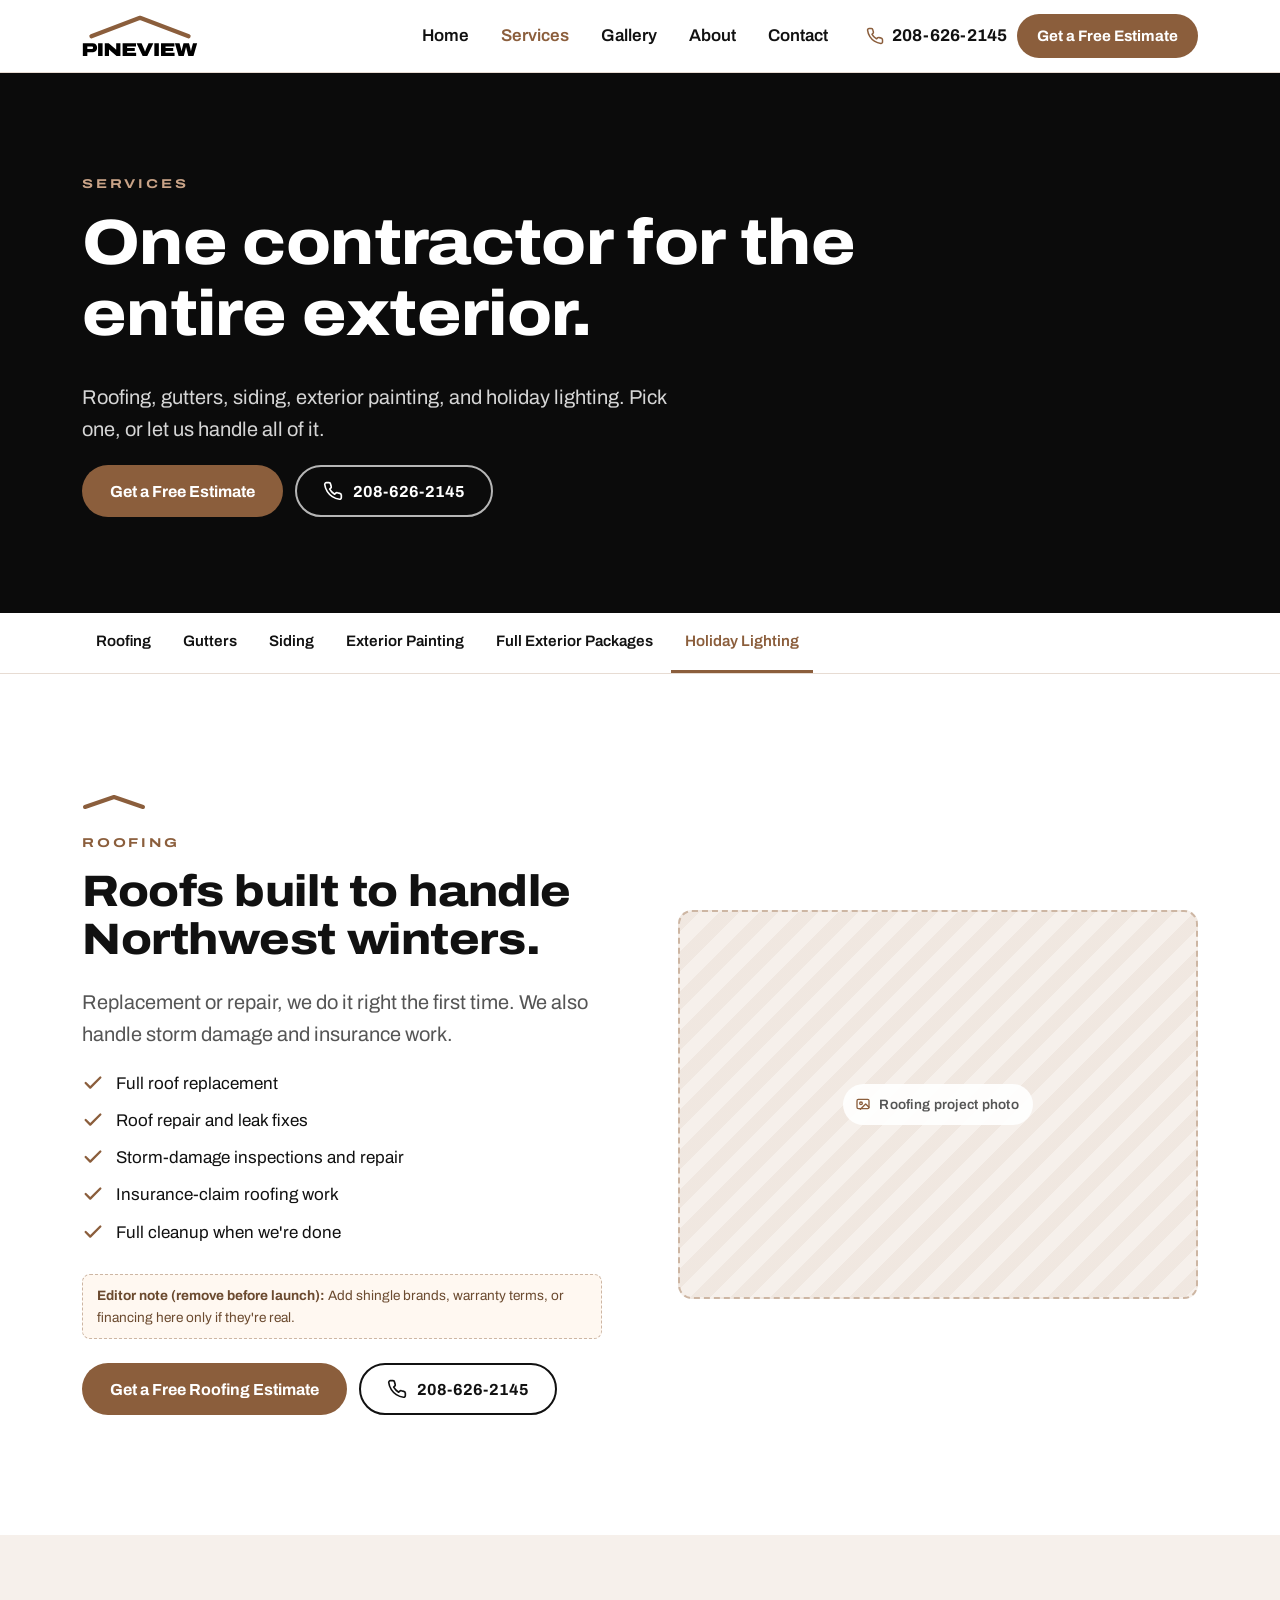
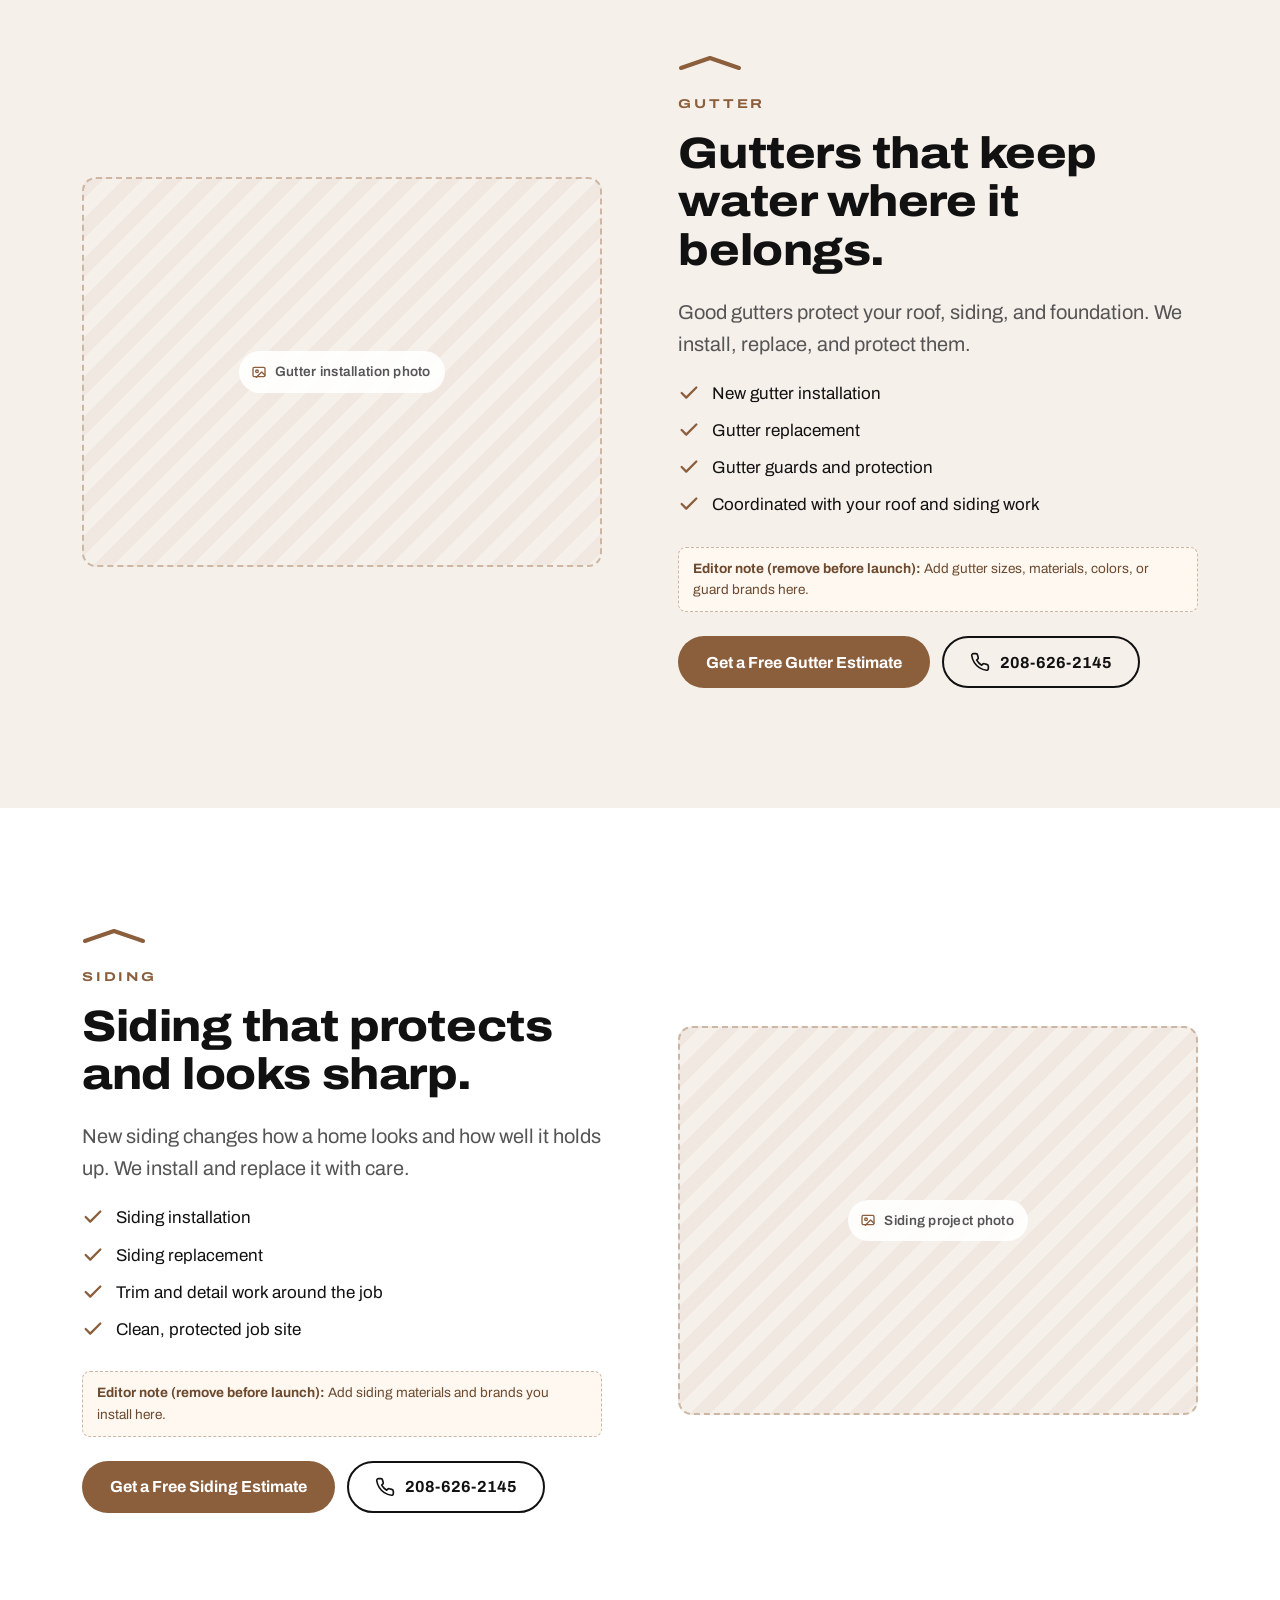
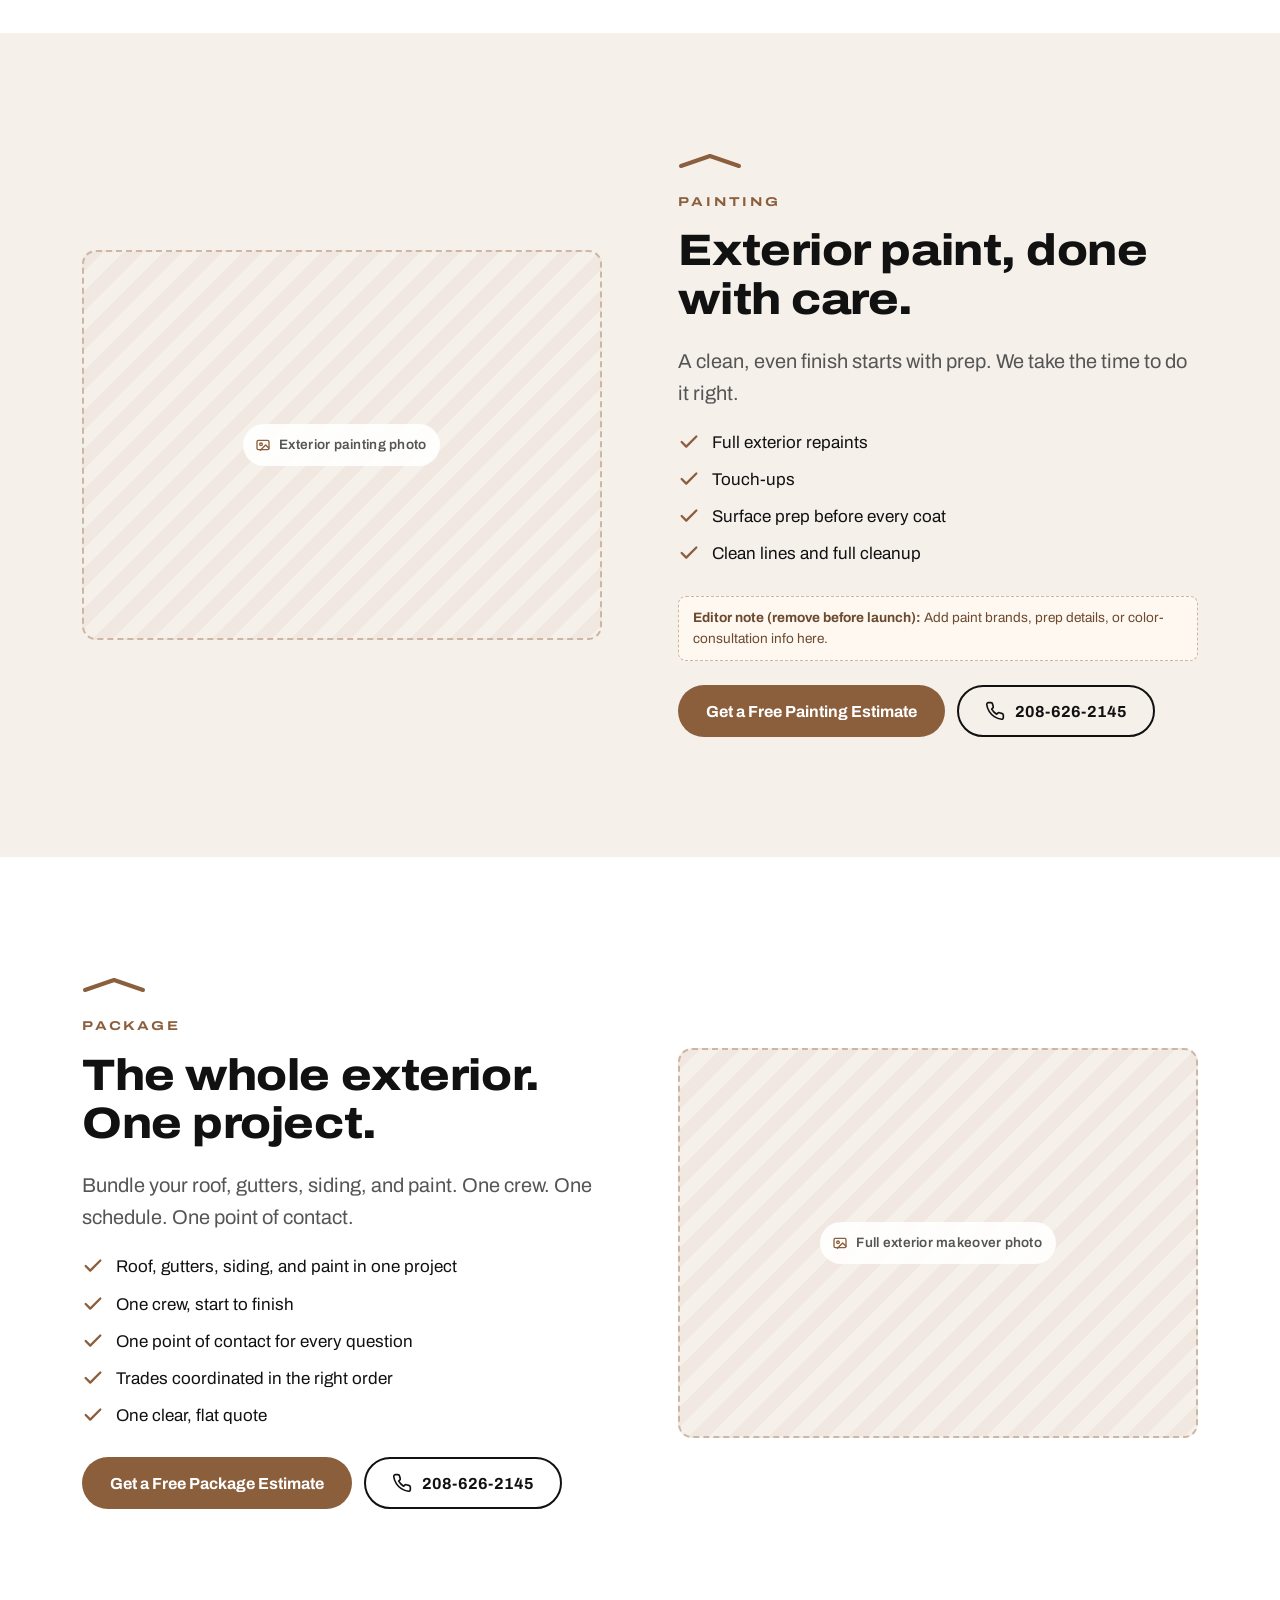
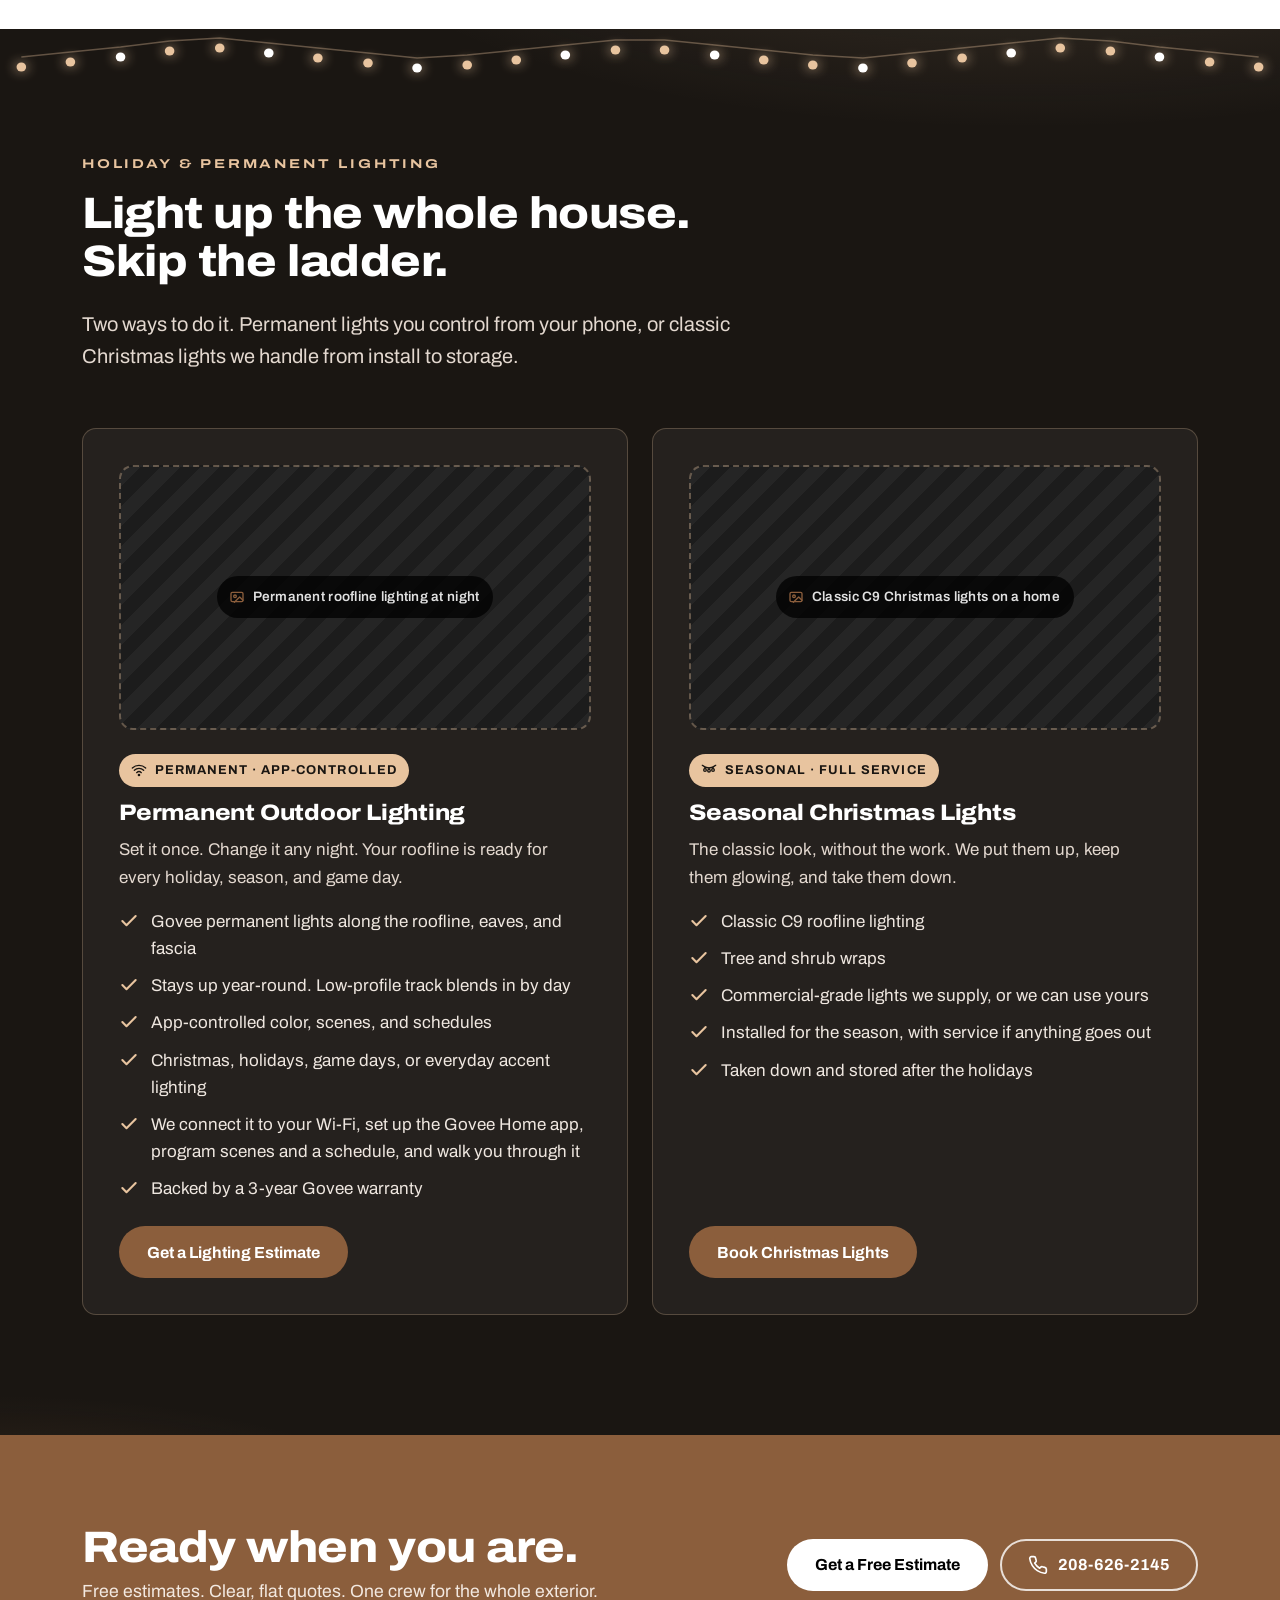
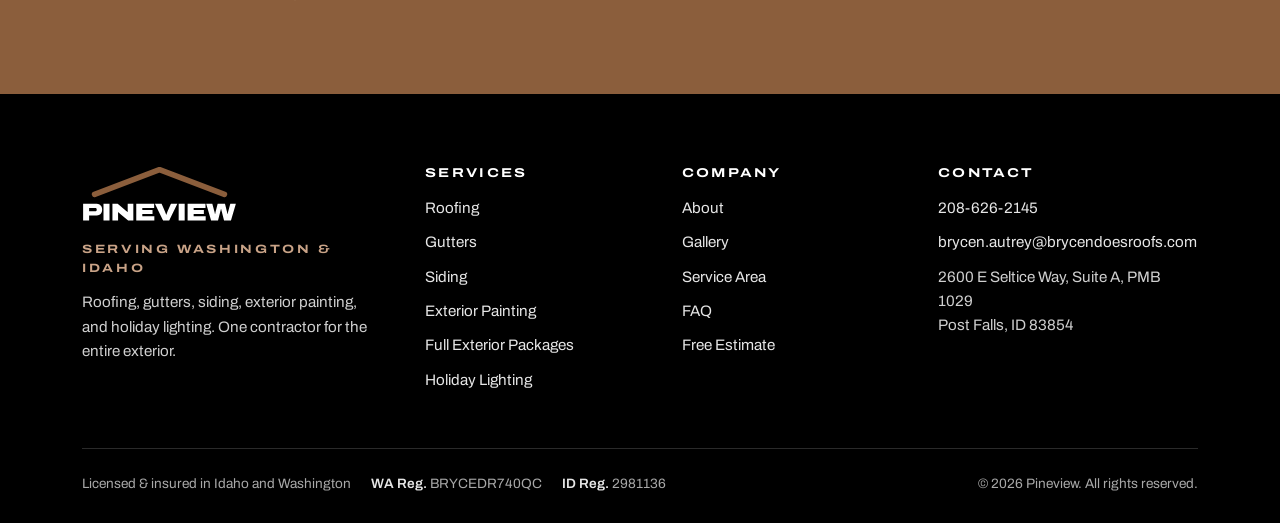
<file: services.html>
<!doctype html>
<html lang="en">
<head>
<meta charset="utf-8">
<meta name="viewport" content="width=device-width, initial-scale=1">
<title>Services | Roofing, Gutters, Siding, Painting & Lighting | Pineview</title>
<meta name="description" content="Roof replacement and repair, gutters, siding, exterior painting, full exterior packages, and permanent and seasonal holiday lighting in North Idaho and Eastern Washington.">
<link rel="canonical" href="https://pineviewnw.com/services">
<meta name="theme-color" content="#8B5E3C">
<meta property="og:type" content="website">
<meta property="og:site_name" content="Pineview">
<meta property="og:title" content="Services | Roofing, Gutters, Siding, Painting & Lighting | Pineview">
<meta property="og:description" content="Roof replacement and repair, gutters, siding, exterior painting, full exterior packages, and permanent and seasonal holiday lighting in North Idaho and Eastern Washington.">
<meta property="og:image" content="https://pineviewnw.com/assets/brand/Primary/Pineview-logo-primary-white-bg.png">
<link rel="icon" href="favicon.ico" sizes="any">
<link rel="icon" href="assets/img/favicon.svg" type="image/svg+xml">
<link rel="apple-touch-icon" href="assets/img/apple-touch-icon.png">
<link rel="manifest" href="site.webmanifest">
<link rel="preconnect" href="https://fonts.googleapis.com">
<link rel="preconnect" href="https://fonts.gstatic.com" crossorigin>
<link href="https://fonts.googleapis.com/css2?family=Archivo:wdth,wght@100..125,400..800&display=swap" rel="stylesheet">
<link rel="stylesheet" href="assets/css/styles.css">
</head>
<body>
<a class="skip-link" href="#main">Skip to content</a>

<!-- ============ HEADER (same on every page) ============ -->
<header class="site-header">
  <div class="container header-inner">
    <a class="brand" href="index.html" aria-label="Pineview home">
      <img src="assets/img/logo.svg" alt="Pineview" width="416" height="150">
    </a>
    <nav class="nav" id="site-nav" aria-label="Main">
      <ul>
        <li><a href="index.html">Home</a></li>
        <li><a href="services.html" aria-current="page">Services</a></li>
        <li><a href="gallery.html">Gallery</a></li>
        <li><a href="about.html">About</a></li>
        <li><a href="contact.html">Contact</a></li>
      </ul>
      <div class="nav-mobile-cta">
        <a class="btn btn--primary" href="contact.html">Get a Free Estimate</a>
        <a class="btn btn--ghost" href="tel:+12086262145"><svg viewBox="0 0 24 24" fill="none" stroke="currentColor" stroke-width="2" stroke-linecap="round" stroke-linejoin="round" aria-hidden="true" focusable="false"><path d="M22 16.9v3a2 2 0 0 1-2.2 2 19.8 19.8 0 0 1-8.6-3.1 19.5 19.5 0 0 1-6-6A19.8 19.8 0 0 1 2.1 4.2 2 2 0 0 1 4.1 2h3a2 2 0 0 1 2 1.7c.1.9.4 1.8.7 2.7a2 2 0 0 1-.5 2.1L8 9.8a16 16 0 0 0 6 6l1.3-1.3a2 2 0 0 1 2.1-.4c.9.3 1.8.6 2.7.7a2 2 0 0 1 1.7 2z"/></svg> Call 208-626-2145</a>
      </div>
    </nav>
    <div class="header-cta">
      <a class="header-phone" href="tel:+12086262145" aria-label="Call 208-626-2145"><svg viewBox="0 0 24 24" fill="none" stroke="currentColor" stroke-width="2" stroke-linecap="round" stroke-linejoin="round" aria-hidden="true" focusable="false"><path d="M22 16.9v3a2 2 0 0 1-2.2 2 19.8 19.8 0 0 1-8.6-3.1 19.5 19.5 0 0 1-6-6A19.8 19.8 0 0 1 2.1 4.2 2 2 0 0 1 4.1 2h3a2 2 0 0 1 2 1.7c.1.9.4 1.8.7 2.7a2 2 0 0 1-.5 2.1L8 9.8a16 16 0 0 0 6 6l1.3-1.3a2 2 0 0 1 2.1-.4c.9.3 1.8.6 2.7.7a2 2 0 0 1 1.7 2z"/></svg><span>208-626-2145</span></a>
      <a class="btn btn--primary btn--sm" href="contact.html">Get a Free Estimate</a>
    </div>
    <button class="nav-toggle" type="button" aria-controls="site-nav" aria-expanded="false" aria-label="Open menu"><svg viewBox="0 0 24 24" fill="none" stroke="currentColor" stroke-width="2" stroke-linecap="round" stroke-linejoin="round" aria-hidden="true" focusable="false"><path d="M3 6h18M3 12h18M3 18h18"/></svg></button>
  </div>
</header>

<main id="main">

<section class="page-hero on-dark" aria-labelledby="page-title">
  <div class="container">
    <span class="eyebrow">Services</span>
    <h1 id="page-title">One contractor for the entire exterior.</h1>
    <p class="lead">Roofing, gutters, siding, exterior painting, and holiday lighting. Pick one, or let us handle all of it.</p>
    <div class="btn-row">
      <a class="btn btn--primary" href="contact.html">Get a Free Estimate</a>
      <a class="btn btn--ghost" href="tel:+12086262145"><svg viewBox="0 0 24 24" fill="none" stroke="currentColor" stroke-width="2" stroke-linecap="round" stroke-linejoin="round" aria-hidden="true" focusable="false"><path d="M22 16.9v3a2 2 0 0 1-2.2 2 19.8 19.8 0 0 1-8.6-3.1 19.5 19.5 0 0 1-6-6A19.8 19.8 0 0 1 2.1 4.2 2 2 0 0 1 4.1 2h3a2 2 0 0 1 2 1.7c.1.9.4 1.8.7 2.7a2 2 0 0 1-.5 2.1L8 9.8a16 16 0 0 0 6 6l1.3-1.3a2 2 0 0 1 2.1-.4c.9.3 1.8.6 2.7.7a2 2 0 0 1 1.7 2z"/></svg> 208-626-2145</a>
    </div>
  </div>
</section>

<nav class="subnav" aria-label="Services">
  <div class="container">
    <ul>
      <li><a href="#roofing">Roofing</a></li>
      <li><a href="#gutters">Gutters</a></li>
      <li><a href="#siding">Siding</a></li>
      <li><a href="#painting">Exterior Painting</a></li>
      <li><a href="#packages">Full Exterior Packages</a></li>
      <li><a href="#lighting">Holiday Lighting</a></li>
    </ul>
  </div>
</nav>

<section class="section service-block" id="roofing" aria-labelledby="roofing-title">
  <div class="container split">
    <div>
      <svg class="roofline" viewBox="0 0 64 16" aria-hidden="true" focusable="false"><path d="M3 13 32 3l29 10" fill="none" stroke="currentColor" stroke-width="4" stroke-linecap="round" stroke-linejoin="round"/></svg>
      <span class="eyebrow">Roofing</span>
      <h2 id="roofing-title">Roofs built to handle Northwest winters.</h2>
      <p class="lead">Replacement or repair, we do it right the first time. We also handle storm damage and insurance work.</p>
      <ul class="checklist">
            <li><svg viewBox="0 0 24 24" fill="none" stroke="currentColor" stroke-width="2.5" stroke-linecap="round" stroke-linejoin="round" aria-hidden="true" focusable="false"><path d="M20 6 9 17l-5-5"/></svg><span>Full roof replacement</span></li>
            <li><svg viewBox="0 0 24 24" fill="none" stroke="currentColor" stroke-width="2.5" stroke-linecap="round" stroke-linejoin="round" aria-hidden="true" focusable="false"><path d="M20 6 9 17l-5-5"/></svg><span>Roof repair and leak fixes</span></li>
            <li><svg viewBox="0 0 24 24" fill="none" stroke="currentColor" stroke-width="2.5" stroke-linecap="round" stroke-linejoin="round" aria-hidden="true" focusable="false"><path d="M20 6 9 17l-5-5"/></svg><span>Storm-damage inspections and repair</span></li>
            <li><svg viewBox="0 0 24 24" fill="none" stroke="currentColor" stroke-width="2.5" stroke-linecap="round" stroke-linejoin="round" aria-hidden="true" focusable="false"><path d="M20 6 9 17l-5-5"/></svg><span>Insurance-claim roofing work</span></li>
            <li><svg viewBox="0 0 24 24" fill="none" stroke="currentColor" stroke-width="2.5" stroke-linecap="round" stroke-linejoin="round" aria-hidden="true" focusable="false"><path d="M20 6 9 17l-5-5"/></svg><span>Full cleanup when we're done</span></li>
      </ul>
      <p class="editor-note"><strong>Editor note (remove before launch):</strong> Add shingle brands, warranty terms, or financing here only if they're real.</p>
      <div class="btn-row">
        <a class="btn btn--primary" href="contact.html?service=roofing">Get a Free Roofing Estimate</a>
        <a class="btn btn--ghost" href="tel:+12086262145"><svg viewBox="0 0 24 24" fill="none" stroke="currentColor" stroke-width="2" stroke-linecap="round" stroke-linejoin="round" aria-hidden="true" focusable="false"><path d="M22 16.9v3a2 2 0 0 1-2.2 2 19.8 19.8 0 0 1-8.6-3.1 19.5 19.5 0 0 1-6-6A19.8 19.8 0 0 1 2.1 4.2 2 2 0 0 1 4.1 2h3a2 2 0 0 1 2 1.7c.1.9.4 1.8.7 2.7a2 2 0 0 1-.5 2.1L8 9.8a16 16 0 0 0 6 6l1.3-1.3a2 2 0 0 1 2.1-.4c.9.3 1.8.6 2.7.7a2 2 0 0 1 1.7 2z"/></svg> 208-626-2145</a>
      </div>
    </div>
    <div class="photo-slot " style="--ratio:4 / 3" data-label="Roofing project photo" role="img" aria-label="Photo placeholder: Roofing project photo"><!-- PHOTO: replace this comment with <img src="assets/img/photos/your-photo.jpg" alt="Describe the photo" loading="lazy"> --></div>
  </div>
</section>


<section class="section service-block section--wash" id="gutters" aria-labelledby="gutters-title">
  <div class="container split split--flip">
    <div>
      <svg class="roofline" viewBox="0 0 64 16" aria-hidden="true" focusable="false"><path d="M3 13 32 3l29 10" fill="none" stroke="currentColor" stroke-width="4" stroke-linecap="round" stroke-linejoin="round"/></svg>
      <span class="eyebrow">Gutter</span>
      <h2 id="gutters-title">Gutters that keep water where it belongs.</h2>
      <p class="lead">Good gutters protect your roof, siding, and foundation. We install, replace, and protect them.</p>
      <ul class="checklist">
            <li><svg viewBox="0 0 24 24" fill="none" stroke="currentColor" stroke-width="2.5" stroke-linecap="round" stroke-linejoin="round" aria-hidden="true" focusable="false"><path d="M20 6 9 17l-5-5"/></svg><span>New gutter installation</span></li>
            <li><svg viewBox="0 0 24 24" fill="none" stroke="currentColor" stroke-width="2.5" stroke-linecap="round" stroke-linejoin="round" aria-hidden="true" focusable="false"><path d="M20 6 9 17l-5-5"/></svg><span>Gutter replacement</span></li>
            <li><svg viewBox="0 0 24 24" fill="none" stroke="currentColor" stroke-width="2.5" stroke-linecap="round" stroke-linejoin="round" aria-hidden="true" focusable="false"><path d="M20 6 9 17l-5-5"/></svg><span>Gutter guards and protection</span></li>
            <li><svg viewBox="0 0 24 24" fill="none" stroke="currentColor" stroke-width="2.5" stroke-linecap="round" stroke-linejoin="round" aria-hidden="true" focusable="false"><path d="M20 6 9 17l-5-5"/></svg><span>Coordinated with your roof and siding work</span></li>
      </ul>
      <p class="editor-note"><strong>Editor note (remove before launch):</strong> Add gutter sizes, materials, colors, or guard brands here.</p>
      <div class="btn-row">
        <a class="btn btn--primary" href="contact.html?service=gutters">Get a Free Gutter Estimate</a>
        <a class="btn btn--ghost" href="tel:+12086262145"><svg viewBox="0 0 24 24" fill="none" stroke="currentColor" stroke-width="2" stroke-linecap="round" stroke-linejoin="round" aria-hidden="true" focusable="false"><path d="M22 16.9v3a2 2 0 0 1-2.2 2 19.8 19.8 0 0 1-8.6-3.1 19.5 19.5 0 0 1-6-6A19.8 19.8 0 0 1 2.1 4.2 2 2 0 0 1 4.1 2h3a2 2 0 0 1 2 1.7c.1.9.4 1.8.7 2.7a2 2 0 0 1-.5 2.1L8 9.8a16 16 0 0 0 6 6l1.3-1.3a2 2 0 0 1 2.1-.4c.9.3 1.8.6 2.7.7a2 2 0 0 1 1.7 2z"/></svg> 208-626-2145</a>
      </div>
    </div>
    <div class="photo-slot " style="--ratio:4 / 3" data-label="Gutter installation photo" role="img" aria-label="Photo placeholder: Gutter installation photo"><!-- PHOTO: replace this comment with <img src="assets/img/photos/your-photo.jpg" alt="Describe the photo" loading="lazy"> --></div>
  </div>
</section>


<section class="section service-block" id="siding" aria-labelledby="siding-title">
  <div class="container split">
    <div>
      <svg class="roofline" viewBox="0 0 64 16" aria-hidden="true" focusable="false"><path d="M3 13 32 3l29 10" fill="none" stroke="currentColor" stroke-width="4" stroke-linecap="round" stroke-linejoin="round"/></svg>
      <span class="eyebrow">Siding</span>
      <h2 id="siding-title">Siding that protects and looks sharp.</h2>
      <p class="lead">New siding changes how a home looks and how well it holds up. We install and replace it with care.</p>
      <ul class="checklist">
            <li><svg viewBox="0 0 24 24" fill="none" stroke="currentColor" stroke-width="2.5" stroke-linecap="round" stroke-linejoin="round" aria-hidden="true" focusable="false"><path d="M20 6 9 17l-5-5"/></svg><span>Siding installation</span></li>
            <li><svg viewBox="0 0 24 24" fill="none" stroke="currentColor" stroke-width="2.5" stroke-linecap="round" stroke-linejoin="round" aria-hidden="true" focusable="false"><path d="M20 6 9 17l-5-5"/></svg><span>Siding replacement</span></li>
            <li><svg viewBox="0 0 24 24" fill="none" stroke="currentColor" stroke-width="2.5" stroke-linecap="round" stroke-linejoin="round" aria-hidden="true" focusable="false"><path d="M20 6 9 17l-5-5"/></svg><span>Trim and detail work around the job</span></li>
            <li><svg viewBox="0 0 24 24" fill="none" stroke="currentColor" stroke-width="2.5" stroke-linecap="round" stroke-linejoin="round" aria-hidden="true" focusable="false"><path d="M20 6 9 17l-5-5"/></svg><span>Clean, protected job site</span></li>
      </ul>
      <p class="editor-note"><strong>Editor note (remove before launch):</strong> Add siding materials and brands you install here.</p>
      <div class="btn-row">
        <a class="btn btn--primary" href="contact.html?service=siding">Get a Free Siding Estimate</a>
        <a class="btn btn--ghost" href="tel:+12086262145"><svg viewBox="0 0 24 24" fill="none" stroke="currentColor" stroke-width="2" stroke-linecap="round" stroke-linejoin="round" aria-hidden="true" focusable="false"><path d="M22 16.9v3a2 2 0 0 1-2.2 2 19.8 19.8 0 0 1-8.6-3.1 19.5 19.5 0 0 1-6-6A19.8 19.8 0 0 1 2.1 4.2 2 2 0 0 1 4.1 2h3a2 2 0 0 1 2 1.7c.1.9.4 1.8.7 2.7a2 2 0 0 1-.5 2.1L8 9.8a16 16 0 0 0 6 6l1.3-1.3a2 2 0 0 1 2.1-.4c.9.3 1.8.6 2.7.7a2 2 0 0 1 1.7 2z"/></svg> 208-626-2145</a>
      </div>
    </div>
    <div class="photo-slot " style="--ratio:4 / 3" data-label="Siding project photo" role="img" aria-label="Photo placeholder: Siding project photo"><!-- PHOTO: replace this comment with <img src="assets/img/photos/your-photo.jpg" alt="Describe the photo" loading="lazy"> --></div>
  </div>
</section>


<section class="section service-block section--wash" id="painting" aria-labelledby="painting-title">
  <div class="container split split--flip">
    <div>
      <svg class="roofline" viewBox="0 0 64 16" aria-hidden="true" focusable="false"><path d="M3 13 32 3l29 10" fill="none" stroke="currentColor" stroke-width="4" stroke-linecap="round" stroke-linejoin="round"/></svg>
      <span class="eyebrow">Painting</span>
      <h2 id="painting-title">Exterior paint, done with care.</h2>
      <p class="lead">A clean, even finish starts with prep. We take the time to do it right.</p>
      <ul class="checklist">
            <li><svg viewBox="0 0 24 24" fill="none" stroke="currentColor" stroke-width="2.5" stroke-linecap="round" stroke-linejoin="round" aria-hidden="true" focusable="false"><path d="M20 6 9 17l-5-5"/></svg><span>Full exterior repaints</span></li>
            <li><svg viewBox="0 0 24 24" fill="none" stroke="currentColor" stroke-width="2.5" stroke-linecap="round" stroke-linejoin="round" aria-hidden="true" focusable="false"><path d="M20 6 9 17l-5-5"/></svg><span>Touch-ups</span></li>
            <li><svg viewBox="0 0 24 24" fill="none" stroke="currentColor" stroke-width="2.5" stroke-linecap="round" stroke-linejoin="round" aria-hidden="true" focusable="false"><path d="M20 6 9 17l-5-5"/></svg><span>Surface prep before every coat</span></li>
            <li><svg viewBox="0 0 24 24" fill="none" stroke="currentColor" stroke-width="2.5" stroke-linecap="round" stroke-linejoin="round" aria-hidden="true" focusable="false"><path d="M20 6 9 17l-5-5"/></svg><span>Clean lines and full cleanup</span></li>
      </ul>
      <p class="editor-note"><strong>Editor note (remove before launch):</strong> Add paint brands, prep details, or color-consultation info here.</p>
      <div class="btn-row">
        <a class="btn btn--primary" href="contact.html?service=painting">Get a Free Painting Estimate</a>
        <a class="btn btn--ghost" href="tel:+12086262145"><svg viewBox="0 0 24 24" fill="none" stroke="currentColor" stroke-width="2" stroke-linecap="round" stroke-linejoin="round" aria-hidden="true" focusable="false"><path d="M22 16.9v3a2 2 0 0 1-2.2 2 19.8 19.8 0 0 1-8.6-3.1 19.5 19.5 0 0 1-6-6A19.8 19.8 0 0 1 2.1 4.2 2 2 0 0 1 4.1 2h3a2 2 0 0 1 2 1.7c.1.9.4 1.8.7 2.7a2 2 0 0 1-.5 2.1L8 9.8a16 16 0 0 0 6 6l1.3-1.3a2 2 0 0 1 2.1-.4c.9.3 1.8.6 2.7.7a2 2 0 0 1 1.7 2z"/></svg> 208-626-2145</a>
      </div>
    </div>
    <div class="photo-slot " style="--ratio:4 / 3" data-label="Exterior painting photo" role="img" aria-label="Photo placeholder: Exterior painting photo"><!-- PHOTO: replace this comment with <img src="assets/img/photos/your-photo.jpg" alt="Describe the photo" loading="lazy"> --></div>
  </div>
</section>


<section class="section service-block" id="packages" aria-labelledby="packages-title">
  <div class="container split">
    <div>
      <svg class="roofline" viewBox="0 0 64 16" aria-hidden="true" focusable="false"><path d="M3 13 32 3l29 10" fill="none" stroke="currentColor" stroke-width="4" stroke-linecap="round" stroke-linejoin="round"/></svg>
      <span class="eyebrow">Package</span>
      <h2 id="packages-title">The whole exterior. One project.</h2>
      <p class="lead">Bundle your roof, gutters, siding, and paint. One crew. One schedule. One point of contact.</p>
      <ul class="checklist">
            <li><svg viewBox="0 0 24 24" fill="none" stroke="currentColor" stroke-width="2.5" stroke-linecap="round" stroke-linejoin="round" aria-hidden="true" focusable="false"><path d="M20 6 9 17l-5-5"/></svg><span>Roof, gutters, siding, and paint in one project</span></li>
            <li><svg viewBox="0 0 24 24" fill="none" stroke="currentColor" stroke-width="2.5" stroke-linecap="round" stroke-linejoin="round" aria-hidden="true" focusable="false"><path d="M20 6 9 17l-5-5"/></svg><span>One crew, start to finish</span></li>
            <li><svg viewBox="0 0 24 24" fill="none" stroke="currentColor" stroke-width="2.5" stroke-linecap="round" stroke-linejoin="round" aria-hidden="true" focusable="false"><path d="M20 6 9 17l-5-5"/></svg><span>One point of contact for every question</span></li>
            <li><svg viewBox="0 0 24 24" fill="none" stroke="currentColor" stroke-width="2.5" stroke-linecap="round" stroke-linejoin="round" aria-hidden="true" focusable="false"><path d="M20 6 9 17l-5-5"/></svg><span>Trades coordinated in the right order</span></li>
            <li><svg viewBox="0 0 24 24" fill="none" stroke="currentColor" stroke-width="2.5" stroke-linecap="round" stroke-linejoin="round" aria-hidden="true" focusable="false"><path d="M20 6 9 17l-5-5"/></svg><span>One clear, flat quote</span></li>
      </ul>
      
      <div class="btn-row">
        <a class="btn btn--primary" href="contact.html?service=packages">Get a Free Package Estimate</a>
        <a class="btn btn--ghost" href="tel:+12086262145"><svg viewBox="0 0 24 24" fill="none" stroke="currentColor" stroke-width="2" stroke-linecap="round" stroke-linejoin="round" aria-hidden="true" focusable="false"><path d="M22 16.9v3a2 2 0 0 1-2.2 2 19.8 19.8 0 0 1-8.6-3.1 19.5 19.5 0 0 1-6-6A19.8 19.8 0 0 1 2.1 4.2 2 2 0 0 1 4.1 2h3a2 2 0 0 1 2 1.7c.1.9.4 1.8.7 2.7a2 2 0 0 1-.5 2.1L8 9.8a16 16 0 0 0 6 6l1.3-1.3a2 2 0 0 1 2.1-.4c.9.3 1.8.6 2.7.7a2 2 0 0 1 1.7 2z"/></svg> 208-626-2145</a>
      </div>
    </div>
    <div class="photo-slot " style="--ratio:4 / 3" data-label="Full exterior makeover photo" role="img" aria-label="Photo placeholder: Full exterior makeover photo"><!-- PHOTO: replace this comment with <img src="assets/img/photos/your-photo.jpg" alt="Describe the photo" loading="lazy"> --></div>
  </div>
</section>


<section class="section holiday on-dark" id="lighting" aria-labelledby="lighting-title">
  <div class="lights" aria-hidden="true"><svg viewBox="0 0 1200 70" preserveAspectRatio="none"><path d="M20 28 L66 23 L113 18 L159 12 L206 9 L252 14 L298 19 L345 24 L391 29 L438 26 L484 21 L530 16 L577 11 L623 11 L670 16 L716 21 L762 26 L809 29 L855 24 L902 19 L948 14 L994 9 L1041 12 L1087 18 L1134 23 L1180 28" fill="none" stroke="rgba(232,196,159,.35)" stroke-width="1.5"/><circle class="bulb" cx="20" cy="38" r="4.5"/><circle class="bulb" cx="66" cy="33" r="4.5"/><circle class="bulb" cx="113" cy="28" r="4.5"/><circle class="bulb" cx="159" cy="22" r="4.5"/><circle class="bulb" cx="206" cy="19" r="4.5"/><circle class="bulb" cx="252" cy="24" r="4.5"/><circle class="bulb" cx="298" cy="29" r="4.5"/><circle class="bulb" cx="345" cy="34" r="4.5"/><circle class="bulb" cx="391" cy="39" r="4.5"/><circle class="bulb" cx="438" cy="36" r="4.5"/><circle class="bulb" cx="484" cy="31" r="4.5"/><circle class="bulb" cx="530" cy="26" r="4.5"/><circle class="bulb" cx="577" cy="21" r="4.5"/><circle class="bulb" cx="623" cy="21" r="4.5"/><circle class="bulb" cx="670" cy="26" r="4.5"/><circle class="bulb" cx="716" cy="31" r="4.5"/><circle class="bulb" cx="762" cy="36" r="4.5"/><circle class="bulb" cx="809" cy="39" r="4.5"/><circle class="bulb" cx="855" cy="34" r="4.5"/><circle class="bulb" cx="902" cy="29" r="4.5"/><circle class="bulb" cx="948" cy="24" r="4.5"/><circle class="bulb" cx="994" cy="19" r="4.5"/><circle class="bulb" cx="1041" cy="22" r="4.5"/><circle class="bulb" cx="1087" cy="28" r="4.5"/><circle class="bulb" cx="1134" cy="33" r="4.5"/><circle class="bulb" cx="1180" cy="38" r="4.5"/></svg></div>
  <div class="container">
    <div class="section-head">
      <span class="eyebrow">Holiday &amp; Permanent Lighting</span>
      <h2 id="lighting-title">Light up the whole house. Skip the ladder.</h2>
      <p class="lead">Two ways to do it. Permanent lights you control from your phone, or classic Christmas lights we handle from install to storage.</p>
    </div>
    <div class="holiday-grid">
      <article class="holiday-card">
        <div class="photo-slot " style="--ratio:16 / 9" data-label="Permanent roofline lighting at night" role="img" aria-label="Photo placeholder: Permanent roofline lighting at night"><!-- PHOTO: replace this comment with <img src="assets/img/photos/your-photo.jpg" alt="Describe the photo" loading="lazy"> --></div>
        <span class="badge"><svg viewBox="0 0 24 24" fill="none" stroke="currentColor" stroke-width="2" stroke-linecap="round" stroke-linejoin="round" aria-hidden="true" focusable="false"><path d="M5 12.5a10 10 0 0 1 14 0"/><path d="M8.5 16a5 5 0 0 1 7 0"/><path d="M2 9a15 15 0 0 1 20 0"/><circle cx="12" cy="19.5" r="1"/></svg> Permanent &middot; App-controlled</span>
        <h3>Permanent Outdoor Lighting</h3>
        <p>Set it once. Change it any night. Your roofline is ready for every holiday, season, and game day.</p>
        <ul>
            <li><svg viewBox="0 0 24 24" fill="none" stroke="currentColor" stroke-width="2.5" stroke-linecap="round" stroke-linejoin="round" aria-hidden="true" focusable="false"><path d="M20 6 9 17l-5-5"/></svg><span>Govee permanent lights along the roofline, eaves, and fascia</span></li>
            <li><svg viewBox="0 0 24 24" fill="none" stroke="currentColor" stroke-width="2.5" stroke-linecap="round" stroke-linejoin="round" aria-hidden="true" focusable="false"><path d="M20 6 9 17l-5-5"/></svg><span>Stays up year-round. Low-profile track blends in by day</span></li>
            <li><svg viewBox="0 0 24 24" fill="none" stroke="currentColor" stroke-width="2.5" stroke-linecap="round" stroke-linejoin="round" aria-hidden="true" focusable="false"><path d="M20 6 9 17l-5-5"/></svg><span>App-controlled color, scenes, and schedules</span></li>
            <li><svg viewBox="0 0 24 24" fill="none" stroke="currentColor" stroke-width="2.5" stroke-linecap="round" stroke-linejoin="round" aria-hidden="true" focusable="false"><path d="M20 6 9 17l-5-5"/></svg><span>Christmas, holidays, game days, or everyday accent lighting</span></li>
            <li><svg viewBox="0 0 24 24" fill="none" stroke="currentColor" stroke-width="2.5" stroke-linecap="round" stroke-linejoin="round" aria-hidden="true" focusable="false"><path d="M20 6 9 17l-5-5"/></svg><span>We connect it to your Wi-Fi, set up the Govee Home app, program scenes and a schedule, and walk you through it</span></li>
            <li><svg viewBox="0 0 24 24" fill="none" stroke="currentColor" stroke-width="2.5" stroke-linecap="round" stroke-linejoin="round" aria-hidden="true" focusable="false"><path d="M20 6 9 17l-5-5"/></svg><span>Backed by a 3-year Govee warranty</span></li>
        </ul>
        <a class="btn btn--primary" href="contact.html?service=permanent-lighting">Get a Lighting Estimate</a>
      </article>
      <article class="holiday-card">
        <div class="photo-slot " style="--ratio:16 / 9" data-label="Classic C9 Christmas lights on a home" role="img" aria-label="Photo placeholder: Classic C9 Christmas lights on a home"><!-- PHOTO: replace this comment with <img src="assets/img/photos/your-photo.jpg" alt="Describe the photo" loading="lazy"> --></div>
        <span class="badge"><svg viewBox="0 0 24 24" fill="none" stroke="currentColor" stroke-width="2" stroke-linecap="round" stroke-linejoin="round" aria-hidden="true" focusable="false"><path d="M2 5c3 3 7 4 10 4s7-1 10-4"/><path d="M6 7.6v2.4"/><circle cx="6" cy="12" r="2"/><path d="M12 9v2"/><circle cx="12" cy="13" r="2"/><path d="M18 7.6v2.4"/><circle cx="18" cy="12" r="2"/></svg> Seasonal &middot; Full service</span>
        <h3>Seasonal Christmas Lights</h3>
        <p>The classic look, without the work. We put them up, keep them glowing, and take them down.</p>
        <ul>
            <li><svg viewBox="0 0 24 24" fill="none" stroke="currentColor" stroke-width="2.5" stroke-linecap="round" stroke-linejoin="round" aria-hidden="true" focusable="false"><path d="M20 6 9 17l-5-5"/></svg><span>Classic C9 roofline lighting</span></li>
            <li><svg viewBox="0 0 24 24" fill="none" stroke="currentColor" stroke-width="2.5" stroke-linecap="round" stroke-linejoin="round" aria-hidden="true" focusable="false"><path d="M20 6 9 17l-5-5"/></svg><span>Tree and shrub wraps</span></li>
            <li><svg viewBox="0 0 24 24" fill="none" stroke="currentColor" stroke-width="2.5" stroke-linecap="round" stroke-linejoin="round" aria-hidden="true" focusable="false"><path d="M20 6 9 17l-5-5"/></svg><span>Commercial-grade lights we supply, or we can use yours</span></li>
            <li><svg viewBox="0 0 24 24" fill="none" stroke="currentColor" stroke-width="2.5" stroke-linecap="round" stroke-linejoin="round" aria-hidden="true" focusable="false"><path d="M20 6 9 17l-5-5"/></svg><span>Installed for the season, with service if anything goes out</span></li>
            <li><svg viewBox="0 0 24 24" fill="none" stroke="currentColor" stroke-width="2.5" stroke-linecap="round" stroke-linejoin="round" aria-hidden="true" focusable="false"><path d="M20 6 9 17l-5-5"/></svg><span>Taken down and stored after the holidays</span></li>
        </ul>
        <a class="btn btn--primary" href="contact.html?service=christmas-lights">Book Christmas Lights</a>
      </article>
    </div>
  </div>
</section>


<section class="cta-band" aria-labelledby="cta-title">
  <div class="container inner">
    <div>
      <h2 id="cta-title">Ready when you are.</h2>
      <p>Free estimates. Clear, flat quotes. One crew for the whole exterior.</p>
    </div>
    <div class="btn-row">
      <a class="btn btn--primary" href="contact.html">Get a Free Estimate</a>
      <a class="btn btn--ghost" href="tel:+12086262145"><svg viewBox="0 0 24 24" fill="none" stroke="currentColor" stroke-width="2" stroke-linecap="round" stroke-linejoin="round" aria-hidden="true" focusable="false"><path d="M22 16.9v3a2 2 0 0 1-2.2 2 19.8 19.8 0 0 1-8.6-3.1 19.5 19.5 0 0 1-6-6A19.8 19.8 0 0 1 2.1 4.2 2 2 0 0 1 4.1 2h3a2 2 0 0 1 2 1.7c.1.9.4 1.8.7 2.7a2 2 0 0 1-.5 2.1L8 9.8a16 16 0 0 0 6 6l1.3-1.3a2 2 0 0 1 2.1-.4c.9.3 1.8.6 2.7.7a2 2 0 0 1 1.7 2z"/></svg> 208-626-2145</a>
    </div>
  </div>
</section>
</main>

<!-- ============ FOOTER (same on every page) ============ -->
<footer class="site-footer">
  <div class="container">
    <div class="footer-grid">
      <div class="footer-brand">
        <img src="assets/img/logo-reversed.svg" alt="Pineview" width="416" height="150" loading="lazy">
        <p class="footer-tagline">Serving Washington &amp; Idaho</p>
        <p>Roofing, gutters, siding, exterior painting, and holiday lighting. One contractor for the entire exterior.</p>
      </div>
      <div>
        <h2>Services</h2>
        <ul>
          <li><a href="services.html#roofing">Roofing</a></li>
          <li><a href="services.html#gutters">Gutters</a></li>
          <li><a href="services.html#siding">Siding</a></li>
          <li><a href="services.html#painting">Exterior Painting</a></li>
          <li><a href="services.html#packages">Full Exterior Packages</a></li>
          <li><a href="services.html#lighting">Holiday Lighting</a></li>
        </ul>
      </div>
      <div>
        <h2>Company</h2>
        <ul>
          <li><a href="about.html">About</a></li>
          <li><a href="gallery.html">Gallery</a></li>
          <li><a href="index.html#area">Service Area</a></li>
          <li><a href="index.html#faq">FAQ</a></li>
          <li><a href="contact.html">Free Estimate</a></li>
        </ul>
      </div>
      <div>
        <h2>Contact</h2>
        <address>
          <a href="tel:+12086262145">208-626-2145</a>
          <a href="mailto:brycen.autrey@brycendoesroofs.com">brycen.autrey@brycendoesroofs.com</a>
          <span>2600 E Seltice Way, Suite A, PMB 1029<br>Post Falls, ID 83854</span>
        </address>
      </div>
    </div>
    <div class="footer-bottom">
      <div class="licenses">
        <span>Licensed &amp; insured in Idaho and Washington</span>
        <span><strong>WA Reg.</strong> BRYCEDR740QC</span>
        <span><strong>ID Reg.</strong> 2981136</span>
      </div>
      <div>
        &copy; <span data-year>2026</span> Pineview. All rights reserved.
        <!-- LEGAL LINE (pending confirmation). To show it, replace this comment with:
             <span>Pineview is operated by Brycen Does Roofs LLC.</span> -->
      </div>
    </div>
  </div>
</footer>

<div class="mobile-cta" aria-label="Quick contact">
  <a class="btn btn--ghost" href="tel:+12086262145"><svg viewBox="0 0 24 24" fill="none" stroke="currentColor" stroke-width="2" stroke-linecap="round" stroke-linejoin="round" aria-hidden="true" focusable="false"><path d="M22 16.9v3a2 2 0 0 1-2.2 2 19.8 19.8 0 0 1-8.6-3.1 19.5 19.5 0 0 1-6-6A19.8 19.8 0 0 1 2.1 4.2 2 2 0 0 1 4.1 2h3a2 2 0 0 1 2 1.7c.1.9.4 1.8.7 2.7a2 2 0 0 1-.5 2.1L8 9.8a16 16 0 0 0 6 6l1.3-1.3a2 2 0 0 1 2.1-.4c.9.3 1.8.6 2.7.7a2 2 0 0 1 1.7 2z"/></svg> Call</a>
  <a class="btn btn--primary" href="contact.html">Free Estimate</a>
</div>

<script src="assets/js/main.js" defer></script>
</body>
</html>
</file>
<file: assets/css/styles.css>
/* ==========================================================================
   Pineview — site styles
   Palette is taken directly from the logo kit:
     Brown  #8B5E3C  (roof line / accent)
     Black  #000000  (wordmark)
     Gray   #777777  (divider)
     White  #FFFFFF
   Everything else is a tint or shade of those four.
   ========================================================================== */

:root {
  /* Brand (from logo) */
  --brown: #8B5E3C;
  --black: #000000;
  --gray: #777777;
  --white: #FFFFFF;

  /* Tints / shades of the brand colors */
  --brown-dark: #6F4A2F;     /* hover state for brown buttons */
  --brown-light: #C9A387;    /* brown on black (decorative, large text) */
  --brown-wash: #F6F0EB;     /* very light brown section background */
  --brown-line: #E7DCD3;     /* borders on light backgrounds */
  --ink: #111111;            /* body text (near-black) */
  --ink-soft: #555555;       /* secondary text — AA on white and on --brown-wash */
  --night: #0B0B0B;          /* dark sections */
  --night-2: #1A1612;        /* warm dark (holiday section) */
  --glow: #E8C49F;           /* warm brown-tinted "bulb" glow for holiday lights */

  --font: "Archivo", system-ui, -apple-system, "Segoe UI", Roboto, sans-serif;
  --radius: 14px;
  --radius-sm: 8px;
  --shadow: 0 1px 2px rgba(0,0,0,.06), 0 8px 24px rgba(0,0,0,.06);
  --max: 1180px;
  --gutter: clamp(16px, 4vw, 32px);
  --header-h: 72px;
}

/* ---------- Base ---------- */
*, *::before, *::after { box-sizing: border-box; }
html { scroll-behavior: smooth; scroll-padding-top: calc(var(--header-h) + 12px); -webkit-text-size-adjust: 100%; }
@media (prefers-reduced-motion: reduce) { html { scroll-behavior: auto; } *, *::before, *::after { animation: none !important; transition: none !important; } }
body {
  margin: 0;
  font-family: var(--font);
  font-size: 1.0625rem;
  line-height: 1.6;
  color: var(--ink);
  background: var(--white);
  -webkit-font-smoothing: antialiased;
}
img, svg { display: block; max-width: 100%; }
a { color: var(--brown); text-underline-offset: 3px; }
a:hover { color: var(--brown-dark); }
:focus-visible { outline: 3px solid var(--brown); outline-offset: 3px; border-radius: 4px; }
.on-dark :focus-visible, .site-footer :focus-visible { outline-color: var(--white); }

h1, h2, h3, h4 { line-height: 1.1; margin: 0 0 .5em; letter-spacing: -.01em; }
/* Display headings echo the wide, heavy wordmark in the logo */
.display, h1, h2 { font-stretch: 112%; font-weight: 800; }
h1 { font-size: clamp(2.25rem, 6vw, 4rem); }
h2 { font-size: clamp(1.75rem, 4vw, 2.75rem); }
h3 { font-size: 1.25rem; font-weight: 700; }
p { margin: 0 0 1em; }
ul { padding-left: 1.2em; }

.skip-link { position: absolute; left: -9999px; top: 8px; background: var(--black); color: var(--white); padding: 10px 16px; z-index: 1000; border-radius: var(--radius-sm); }
.skip-link:focus { left: 8px; }
.visually-hidden { position: absolute !important; width: 1px; height: 1px; overflow: hidden; clip: rect(0 0 0 0); white-space: nowrap; }

.container { width: 100%; max-width: var(--max); margin: 0 auto; padding: 0 var(--gutter); }
.section { padding: clamp(64px, 10vw, 120px) 0; }
.section--wash { background: var(--brown-wash); }
.section--dark { background: var(--night); color: var(--white); }
.section-head { max-width: 720px; margin-bottom: clamp(32px, 5vw, 56px); }
.section-head.center { margin-left: auto; margin-right: auto; text-align: center; }
.lead { font-size: clamp(1.1rem, 2vw, 1.25rem); color: var(--ink-soft); }
.on-dark .lead, .section--dark .lead { color: #D6D6D6; }

/* Eyebrow mirrors the spaced-out "SERVING WASHINGTON & IDAHO" tagline */
.eyebrow {
  display: inline-block;
  font-size: .8rem; font-weight: 700; letter-spacing: .22em; text-transform: uppercase;
  font-stretch: 125%;
  color: var(--brown);
  margin-bottom: 14px;
}
.on-dark .eyebrow, .section--dark .eyebrow { color: var(--brown-light); }

/* Roof-line divider borrowed from the logo mark */
.roofline { width: 64px; height: 16px; color: var(--brown); margin-bottom: 18px; }
.center .roofline { margin-left: auto; margin-right: auto; }

/* ---------- Buttons ---------- */
.btn {
  display: inline-flex; align-items: center; justify-content: center; gap: 10px;
  min-height: 52px; padding: 14px 26px;
  font: inherit; font-weight: 700; font-size: 1rem; line-height: 1.2;
  border-radius: 999px; border: 2px solid transparent;
  text-decoration: none; cursor: pointer;
  transition: background-color .15s, color .15s, border-color .15s, transform .15s;
}
.btn:active { transform: translateY(1px); }
.btn svg { width: 20px; height: 20px; flex: none; }
.btn--primary { background: var(--brown); color: var(--white); }
.btn--primary:hover { background: var(--brown-dark); color: var(--white); }
.btn--dark { background: var(--black); color: var(--white); }
.btn--dark:hover { background: #2a2a2a; color: var(--white); }
.btn--ghost { background: transparent; color: var(--ink); border-color: var(--ink); }
.btn--ghost:hover { background: var(--ink); color: var(--white); }
.on-dark .btn--ghost, .section--dark .btn--ghost { color: var(--white); border-color: rgba(255,255,255,.7); }
.on-dark .btn--ghost:hover, .section--dark .btn--ghost:hover { background: var(--white); color: var(--black); }
.btn--sm { min-height: 44px; padding: 10px 18px; font-size: .95rem; }
.btn-row { display: flex; flex-wrap: wrap; gap: 12px; }

/* ---------- Header ---------- */
.site-header {
  position: sticky; top: 0; z-index: 100;
  background: var(--white);
  border-bottom: 1px solid var(--brown-line);
}
.header-inner { display: flex; align-items: center; gap: 24px; height: var(--header-h); }
.brand { display: inline-flex; align-items: center; flex: none; }
.brand img { height: 42px; width: auto; }
.nav { margin-left: auto; }
.nav ul { list-style: none; margin: 0; padding: 0; display: flex; gap: 4px; }
.nav a { display: block; padding: 10px 14px; color: var(--ink); text-decoration: none; font-weight: 600; border-radius: var(--radius-sm); }
.nav a:hover { background: var(--brown-wash); color: var(--ink); }
.nav a[aria-current="page"] { color: var(--brown); }
.header-cta { display: flex; align-items: center; gap: 10px; }
.header-phone { font-weight: 700; color: var(--ink); text-decoration: none; white-space: nowrap; display: inline-flex; align-items: center; gap: 8px; }
.header-phone svg { width: 18px; height: 18px; color: var(--brown); }
.nav-toggle { display: none; margin-left: auto; background: none; border: 0; padding: 10px; cursor: pointer; color: var(--ink); }
.nav-toggle svg { width: 28px; height: 28px; }

@media (max-width: 1040px) {
  .header-phone span { display: none; }
}
@media (max-width: 880px) {
  .nav-toggle { display: inline-flex; }
  .header-cta { display: none; }
  .nav {
    position: fixed; inset: var(--header-h) 0 0 0;
    background: var(--white);
    padding: 16px var(--gutter) 32px;
    opacity: 0; transform: translateY(-8px); visibility: hidden;
    transition: opacity .2s ease, transform .2s ease, visibility .2s;
    overflow-y: auto;
  }
  .nav.is-open { opacity: 1; transform: none; visibility: visible; }
  .nav ul { flex-direction: column; gap: 0; }
  .nav a { padding: 16px 4px; font-size: 1.25rem; border-bottom: 1px solid var(--brown-line); border-radius: 0; }
  .nav .nav-mobile-cta { display: grid; gap: 12px; margin-top: 24px; }
}
@media (min-width: 881px) { .nav-mobile-cta { display: none; } }

/* Sticky call / estimate bar on phones */
.mobile-cta {
  position: fixed; left: 0; right: 0; bottom: 0; z-index: 90;
  display: none; gap: 8px; padding: 10px 12px calc(10px + env(safe-area-inset-bottom));
  background: var(--white); border-top: 1px solid var(--brown-line);
  box-shadow: 0 -6px 20px rgba(0,0,0,.08);
}
.mobile-cta .btn { flex: 1; min-height: 48px; padding: 10px 12px; }
@media (max-width: 880px) {
  .mobile-cta { display: flex; }
  body { padding-bottom: 76px; }
}

/* ---------- Photo slots (placeholders you replace with real photos) ---------- */
/* Usage: drop an <img src="..." alt="..."> inside .photo-slot and the label disappears. */
.photo-slot {
  position: relative; overflow: hidden;
  aspect-ratio: var(--ratio, 4 / 3);
  border-radius: var(--radius);
  background:
    repeating-linear-gradient(135deg, rgba(139,94,60,.06) 0 14px, transparent 14px 28px),
    var(--brown-wash);
  border: 2px dashed #CDB6A3;
  display: grid; place-items: center;
}
.photo-slot::before {
  content: attr(data-label);
  max-width: 80%; text-align: center;
  font-size: .85rem; font-weight: 600; letter-spacing: .02em; color: var(--ink-soft);
  padding: 10px 14px 10px 36px; border-radius: 999px; background: rgba(255,255,255,.9);
  background-image: url("data:image/svg+xml,%3Csvg xmlns='http://www.w3.org/2000/svg' viewBox='0 0 24 24' fill='none' stroke='%238B5E3C' stroke-width='2' stroke-linecap='round' stroke-linejoin='round'%3E%3Crect x='3' y='5' width='18' height='14' rx='2'/%3E%3Ccircle cx='9' cy='11' r='2'/%3E%3Cpath d='m21 17-5-5-8 8'/%3E%3C/svg%3E");
  background-repeat: no-repeat; background-position: 12px center; background-size: 16px;
}
.photo-slot img { position: absolute; inset: 0; width: 100%; height: 100%; object-fit: cover; }
.photo-slot:has(img) { border: 0; background: var(--brown-wash); }
.photo-slot:has(img)::before { display: none; }
.on-dark .photo-slot, .section--dark .photo-slot { background: repeating-linear-gradient(135deg, rgba(255,255,255,.04) 0 14px, transparent 14px 28px), #1c1c1c; border-color: #4a3a2e; }
.on-dark .photo-slot::before, .section--dark .photo-slot::before { background-color: rgba(0,0,0,.75); color: #E0E0E0; }

/* ---------- Hero ---------- */
.hero { position: relative; background: var(--night); color: var(--white); overflow: hidden; }
.hero-inner { display: grid; grid-template-columns: 1.05fr .95fr; gap: clamp(32px, 5vw, 64px); align-items: center; padding-top: clamp(56px, 9vw, 112px); padding-bottom: clamp(56px, 9vw, 112px); }
.hero h1 { margin-bottom: 20px; }
.hero h1 em { font-style: normal; color: var(--brown-light); }
.hero .lead { color: #D6D6D6; max-width: 36ch; margin-bottom: 32px; }
.hero-meta { display: flex; flex-wrap: wrap; gap: 10px 22px; margin-top: 28px; padding: 0; list-style: none; color: #CFCFCF; font-size: .95rem; }
.hero-meta li { display: flex; align-items: center; gap: 8px; }
.hero-meta svg { width: 18px; height: 18px; color: var(--brown-light); flex: none; }
.hero .photo-slot { --ratio: 4 / 5; }
.hero-roof { position: absolute; left: 50%; bottom: -1px; transform: translateX(-50%); width: min(1400px, 140%); color: rgba(139,94,60,.35); pointer-events: none; }
@media (max-width: 880px) {
  .hero-inner { grid-template-columns: 1fr; }
  .hero .photo-slot { --ratio: 16 / 10; }
}

/* Page hero (inner pages) */
.page-hero { background: var(--night); color: var(--white); padding: clamp(56px, 8vw, 96px) 0; }
.page-hero h1 { max-width: 18ch; }
.page-hero .lead { color: #D6D6D6; max-width: 56ch; }

/* ---------- Trust strip ---------- */
.trust { background: var(--brown); color: var(--white); }
.trust ul { list-style: none; margin: 0; padding: 18px 0; display: flex; flex-wrap: wrap; justify-content: center; gap: 10px 36px; font-weight: 600; font-size: .95rem; }
.trust li { display: flex; align-items: center; gap: 8px; }
.trust svg { width: 18px; height: 18px; }

/* ---------- Service cards ---------- */
.cards { display: grid; grid-template-columns: repeat(3, 1fr); gap: 20px; }
@media (max-width: 960px) { .cards { grid-template-columns: repeat(2, 1fr); } }
@media (max-width: 600px) { .cards { grid-template-columns: 1fr; } }
.card {
  position: relative; display: flex; flex-direction: column;
  background: var(--white); border: 1px solid var(--brown-line); border-radius: var(--radius);
  padding: 28px; box-shadow: var(--shadow);
  transition: transform .2s, box-shadow .2s, border-color .2s;
}
.card:hover { transform: translateY(-3px); border-color: #D8C4B3; box-shadow: 0 2px 4px rgba(0,0,0,.06), 0 16px 36px rgba(0,0,0,.08); }
.card .icon { width: 52px; height: 52px; border-radius: 12px; background: var(--brown-wash); color: var(--brown); display: grid; place-items: center; margin-bottom: 18px; }
.card .icon svg { width: 28px; height: 28px; }
.card p { color: var(--ink-soft); flex: 1; }
.card .more { font-weight: 700; text-decoration: none; display: inline-flex; align-items: center; gap: 6px; }
.card .more::after { content: ""; position: absolute; inset: 0; border-radius: var(--radius); } /* whole card clickable */
.card .more svg { width: 18px; height: 18px; transition: transform .2s; }
.card:hover .more svg { transform: translateX(3px); }
.card--feature { background: var(--night-2); color: var(--white); border-color: #3a2c22; }
.card--feature p { color: #D9CEC5; }
.card--feature .icon { background: rgba(232,196,159,.12); color: var(--glow); }
.card--feature .more { color: var(--glow); }
.card .tag { position: absolute; top: 20px; right: 20px; font-size: .7rem; font-weight: 700; letter-spacing: .14em; text-transform: uppercase; color: var(--night-2); background: var(--glow); padding: 4px 10px; border-radius: 999px; }

/* ---------- Split layouts ---------- */
.split { display: grid; grid-template-columns: 1fr 1fr; gap: clamp(32px, 6vw, 80px); align-items: center; }
.split--flip > :first-child { order: 2; }
@media (max-width: 880px) { .split { grid-template-columns: 1fr; } .split--flip > :first-child { order: 0; } }

/* ---------- Why us ---------- */
.why-grid { display: grid; grid-template-columns: repeat(2, 1fr); gap: 28px 32px; margin: 0; padding: 0; list-style: none; }
@media (max-width: 600px) { .why-grid { grid-template-columns: 1fr; } }
.why-grid li { display: grid; grid-template-columns: 44px 1fr; gap: 14px; }
.why-grid .icon { width: 44px; height: 44px; border-radius: 50%; background: var(--brown); color: var(--white); display: grid; place-items: center; }
.why-grid .icon svg { width: 22px; height: 22px; }
.why-grid h3 { font-size: 1.1rem; margin-bottom: 4px; }
.why-grid p { color: var(--ink-soft); margin: 0; font-size: 1rem; }
.section--dark .why-grid p { color: #CFCFCF; }

/* ---------- Steps ---------- */
.steps { list-style: none; margin: 0; padding: 0; display: grid; grid-template-columns: repeat(4, 1fr); gap: 20px; counter-reset: step; }
@media (max-width: 960px) { .steps { grid-template-columns: repeat(2, 1fr); } }
@media (max-width: 560px) { .steps { grid-template-columns: 1fr; } }
.steps li { counter-increment: step; position: relative; padding: 28px 24px; border-radius: var(--radius); background: rgba(255,255,255,.04); border: 1px solid rgba(255,255,255,.12); }
.steps li::before {
  content: counter(step, decimal-leading-zero);
  display: block; font-size: 2.5rem; font-weight: 800; font-stretch: 125%; line-height: 1;
  color: var(--brown-light); margin-bottom: 16px;
}
.steps h3 { font-size: 1.1rem; }
.steps p { color: #CFCFCF; margin: 0; font-size: 1rem; }

/* ---------- Holiday lighting (warmer, festive — same palette, warmer shades) ---------- */
.holiday {
  position: relative; overflow: hidden;
  background:
    radial-gradient(1200px 400px at 80% -10%, rgba(232,196,159,.16), transparent 60%),
    radial-gradient(800px 300px at 0% 110%, rgba(139,94,60,.30), transparent 60%),
    var(--night-2);
  color: var(--white);
}
.holiday .eyebrow { color: var(--glow); }
.holiday .lead { color: #E3D8CF; }
/* String of lights along a roofline */
.lights { position: absolute; top: 0; left: 0; right: 0; height: 70px; pointer-events: none; }
.lights svg { width: 100%; height: 100%; }
.lights .bulb { fill: var(--glow); filter: drop-shadow(0 0 6px rgba(232,196,159,.9)); animation: twinkle 3.2s ease-in-out infinite; }
.lights .bulb:nth-child(3n) { animation-delay: .8s; }
.lights .bulb:nth-child(3n+1) { animation-delay: 1.6s; fill: var(--white); }
@keyframes twinkle { 0%, 100% { opacity: 1; } 50% { opacity: .55; } }
.holiday-grid { display: grid; grid-template-columns: 1fr 1fr; gap: 24px; margin-top: 8px; }
@media (max-width: 880px) { .holiday-grid { grid-template-columns: 1fr; } }
.holiday-card { background: rgba(255,255,255,.05); border: 1px solid rgba(232,196,159,.25); border-radius: var(--radius); padding: clamp(24px, 4vw, 36px); display: flex; flex-direction: column; }
.holiday-card h3 { font-size: 1.4rem; font-stretch: 112%; font-weight: 800; }
.holiday-card p { color: #E3D8CF; }
.holiday-card ul { list-style: none; padding: 0; margin: 0 0 24px; display: grid; gap: 10px; }
.holiday-card li { display: grid; grid-template-columns: 22px 1fr; gap: 10px; color: #EFE7E0; }
.holiday-card li svg { width: 20px; height: 20px; color: var(--glow); margin-top: 3px; }
.holiday-card .photo-slot { --ratio: 16 / 9; margin-bottom: 24px; border-color: rgba(232,196,159,.35); }
.holiday-card .btn { margin-top: auto; align-self: flex-start; }
.badge { display: inline-flex; align-items: center; gap: 8px; font-size: .8rem; font-weight: 700; letter-spacing: .08em; text-transform: uppercase; color: var(--night-2); background: var(--glow); padding: 6px 12px; border-radius: 999px; margin-bottom: 14px; align-self: flex-start; }

/* ---------- Gallery ---------- */
.gallery-grid { display: grid; grid-template-columns: repeat(3, 1fr); gap: 16px; }
@media (max-width: 880px) { .gallery-grid { grid-template-columns: repeat(2, 1fr); } }
@media (max-width: 520px) { .gallery-grid { grid-template-columns: 1fr; } }
.gallery-grid figure { margin: 0; }
.gallery-grid figcaption { font-size: .9rem; color: var(--ink-soft); margin-top: 8px; }
.gallery-grid .wide { grid-column: span 2; }
@media (max-width: 520px) { .gallery-grid .wide { grid-column: auto; } }
.ba { display: grid; grid-template-columns: 1fr 1fr; gap: 8px; }
.ba .photo-slot { --ratio: 1 / 1; }
.filters { display: flex; flex-wrap: wrap; gap: 8px; margin-bottom: 28px; }
.filters button { font: inherit; font-weight: 600; font-size: .95rem; padding: 10px 18px; min-height: 44px; border-radius: 999px; border: 1.5px solid var(--brown-line); background: var(--white); color: var(--ink); cursor: pointer; }
.filters button[aria-pressed="true"] { background: var(--black); color: var(--white); border-color: var(--black); }
.gallery-grid [hidden] { display: none; }

/* ---------- Testimonials placeholder ---------- */
.testimonials { display: grid; grid-template-columns: repeat(3, 1fr); gap: 20px; }
@media (max-width: 880px) { .testimonials { grid-template-columns: 1fr; } }
.testimonial-slot { border: 2px dashed #CDB6A3; border-radius: var(--radius); padding: 28px; background: var(--white); color: var(--ink-soft); font-size: .95rem; }
.testimonial-slot strong { display: block; color: var(--ink); margin-bottom: 6px; }

/* ---------- Service area ---------- */
.area-cols { display: grid; grid-template-columns: 1fr 1fr; gap: 24px; }
@media (max-width: 520px) { .area-cols { grid-template-columns: 1fr; } }
.area-cols h3 { font-size: 1rem; letter-spacing: .14em; text-transform: uppercase; font-stretch: 125%; color: var(--brown); padding-bottom: 10px; border-bottom: 2px solid var(--brown); }
.town-list { list-style: none; padding: 0; margin: 0; display: grid; gap: 8px; }
.town-list li { display: flex; align-items: center; gap: 10px; }
.town-list li::before { content: ""; width: 7px; height: 7px; border-radius: 50%; background: var(--brown); flex: none; }
.map-slot { --ratio: 1 / 1; }

/* ---------- FAQ ---------- */
.faq { max-width: 820px; margin: 0 auto; }
.faq details { border-bottom: 1px solid var(--brown-line); }
.faq summary {
  list-style: none; cursor: pointer;
  display: flex; justify-content: space-between; align-items: center; gap: 16px;
  padding: 22px 0; font-weight: 700; font-size: 1.1rem;
}
.faq summary::-webkit-details-marker { display: none; }
.faq summary::after { content: ""; width: 14px; height: 14px; flex: none; border-right: 2.5px solid var(--brown); border-bottom: 2.5px solid var(--brown); transform: rotate(45deg) translateY(-4px); transition: transform .2s; }
.faq details[open] summary::after { transform: rotate(-135deg) translateY(-2px); }
.faq .answer { padding: 0 0 22px; color: var(--ink-soft); }
.faq .answer p:last-child { margin: 0; }

/* ---------- CTA band ---------- */
.cta-band { background: var(--brown); color: var(--white); padding: clamp(56px, 8vw, 88px) 0; }
.cta-band .inner { display: flex; flex-wrap: wrap; align-items: center; justify-content: space-between; gap: 24px; }
.cta-band h2 { margin: 0 0 6px; }
.cta-band p { margin: 0; color: #F3E9E1; font-size: 1.1rem; }
.cta-band .btn--primary { background: var(--white); color: var(--black); }
.cta-band .btn--primary:hover { background: var(--black); color: var(--white); }
.cta-band .btn--ghost { color: var(--white); border-color: rgba(255,255,255,.8); }
.cta-band .btn--ghost:hover { background: var(--white); color: var(--brown-dark); }

/* ---------- Services page detail blocks ---------- */
.subnav { position: sticky; top: var(--header-h); z-index: 50; background: var(--white); border-bottom: 1px solid var(--brown-line); }
.subnav ul { list-style: none; margin: 0; padding: 0; display: flex; gap: 4px; overflow-x: auto; scrollbar-width: none; }
.subnav ul::-webkit-scrollbar { display: none; }
.subnav a { display: block; padding: 16px 14px; white-space: nowrap; color: var(--ink); text-decoration: none; font-weight: 600; font-size: .95rem; border-bottom: 3px solid transparent; }
.subnav a:hover, .subnav a.is-active { color: var(--brown); border-bottom-color: var(--brown); }
.services-page { scroll-padding-top: calc(var(--header-h) + 64px); }
.service-block .photo-slot { --ratio: 4 / 3; }
.checklist { list-style: none; padding: 0; margin: 0 0 28px; display: grid; gap: 10px; }
.checklist li { display: grid; grid-template-columns: 24px 1fr; gap: 10px; }
.checklist svg { width: 22px; height: 22px; color: var(--brown); margin-top: 2px; }
.note { font-size: .9rem; color: var(--ink-soft); border-left: 3px solid var(--brown); padding: 4px 0 4px 14px; margin: 0 0 24px; }
.editor-note { font-size: .85rem; color: #6b4a2f; background: #FFF8F1; border: 1px dashed #CDB6A3; border-radius: var(--radius-sm); padding: 10px 14px; margin: 0 0 24px; }

/* ---------- Contact / form ---------- */
.contact-grid { display: grid; grid-template-columns: 1.3fr .7fr; gap: clamp(32px, 5vw, 64px); align-items: start; }
@media (max-width: 960px) { .contact-grid { grid-template-columns: 1fr; } }
.form-card { background: var(--white); border: 1px solid var(--brown-line); border-radius: var(--radius); padding: clamp(24px, 4vw, 40px); box-shadow: var(--shadow); }
.form-grid { display: grid; grid-template-columns: 1fr 1fr; gap: 18px; }
.form-grid .full { grid-column: 1 / -1; }
@media (max-width: 600px) { .form-grid { grid-template-columns: 1fr; } }
.field label, .field legend { display: block; font-weight: 700; font-size: .95rem; margin-bottom: 6px; }
.field .req { color: var(--brown); }
.field input, .field textarea, .field select {
  width: 100%; font: inherit; font-size: 1rem; color: var(--ink);
  padding: 13px 14px; min-height: 50px;
  border: 1.5px solid #CFC3B9; border-radius: var(--radius-sm); background: var(--white);
}
.field input:focus, .field textarea:focus { outline: none; border-color: var(--brown); box-shadow: 0 0 0 3px rgba(139,94,60,.2); }
.field textarea { min-height: 130px; resize: vertical; }
.field fieldset { border: 0; padding: 0; margin: 0; }
.checks { display: grid; grid-template-columns: repeat(2, 1fr); gap: 8px; }
@media (max-width: 480px) { .checks { grid-template-columns: 1fr; } }
.checks label { display: flex; align-items: center; gap: 10px; font-weight: 500; padding: 12px 14px; border: 1.5px solid #E2D6CC; border-radius: var(--radius-sm); cursor: pointer; margin: 0; }
.checks label:has(input:checked) { border-color: var(--brown); background: var(--brown-wash); }
.checks input { width: 20px; height: 20px; accent-color: var(--brown); min-height: 0; margin: 0; flex: none; }
.field .hint { font-size: .85rem; color: var(--ink-soft); margin-top: 6px; }
.field.has-error input, .field.has-error textarea { border-color: #B3261E; }
.error-msg { color: #B3261E; font-size: .9rem; margin-top: 6px; }
.form-status { margin-top: 18px; padding: 14px 16px; border-radius: var(--radius-sm); font-weight: 600; }
.form-status[hidden] { display: none; }
.form-status.ok { background: #EEF6EE; color: #1E5A23; }
.form-status.err { background: #FCEDEC; color: #8A1C15; }
.hp { position: absolute; left: -9999px; }
.contact-aside { display: grid; gap: 20px; }
.info-card { border-radius: var(--radius); padding: 28px; background: var(--night); color: var(--white); }
.info-card h3 { color: var(--white); }
.info-card dl { margin: 0; display: grid; gap: 16px; }
.info-card dt { font-size: .78rem; font-weight: 700; letter-spacing: .16em; text-transform: uppercase; color: var(--brown-light); margin-bottom: 2px; }
.info-card dd { margin: 0; }
.info-card a { color: var(--white); }

/* ---------- Footer ---------- */
.site-footer { background: var(--black); color: #CFCFCF; padding: 72px 0 28px; font-size: .95rem; }
.footer-grid { display: grid; grid-template-columns: 1.4fr 1fr 1fr 1.2fr; gap: 40px; }
@media (max-width: 960px) { .footer-grid { grid-template-columns: 1fr 1fr; } }
@media (max-width: 560px) { .footer-grid { grid-template-columns: 1fr; } }
.footer-brand img { height: 56px; width: auto; margin-bottom: 18px; }
.footer-brand p { max-width: 32ch; }
.footer-tagline { font-size: .75rem; font-weight: 700; letter-spacing: .22em; text-transform: uppercase; font-stretch: 125%; color: var(--brown-light); }
.site-footer h2 { font-size: .8rem; font-weight: 700; letter-spacing: .18em; text-transform: uppercase; color: var(--white); margin-bottom: 16px; font-stretch: 125%; }
.site-footer ul { list-style: none; padding: 0; margin: 0; display: grid; gap: 10px; }
.site-footer a { color: #E6E6E6; text-decoration: none; }
.site-footer a:hover { color: var(--white); text-decoration: underline; }
.site-footer address { font-style: normal; display: grid; gap: 10px; }
.footer-bottom { margin-top: 56px; padding-top: 24px; border-top: 1px solid #2a2a2a; display: flex; flex-wrap: wrap; justify-content: space-between; gap: 12px 24px; font-size: .85rem; color: #A8A8A8; }
.licenses { display: flex; flex-wrap: wrap; gap: 6px 20px; }
.licenses strong { color: #E6E6E6; font-weight: 600; }

/* ---------- Utilities ---------- */
.mt-0 { margin-top: 0; } .mb-0 { margin-bottom: 0; }
.stack > * + * { margin-top: 16px; }
.badge svg { width: 16px; height: 16px; flex: none; }
@media (max-width: 880px) {
  .nav .nav-mobile-cta .btn { display: inline-flex; padding: 14px 26px; font-size: 1rem; border-radius: 999px; border: 2px solid transparent; }
  .nav .nav-mobile-cta .btn--primary { color: var(--white); }
  .nav .nav-mobile-cta .btn--ghost { border-color: var(--ink); }
}
</file>
